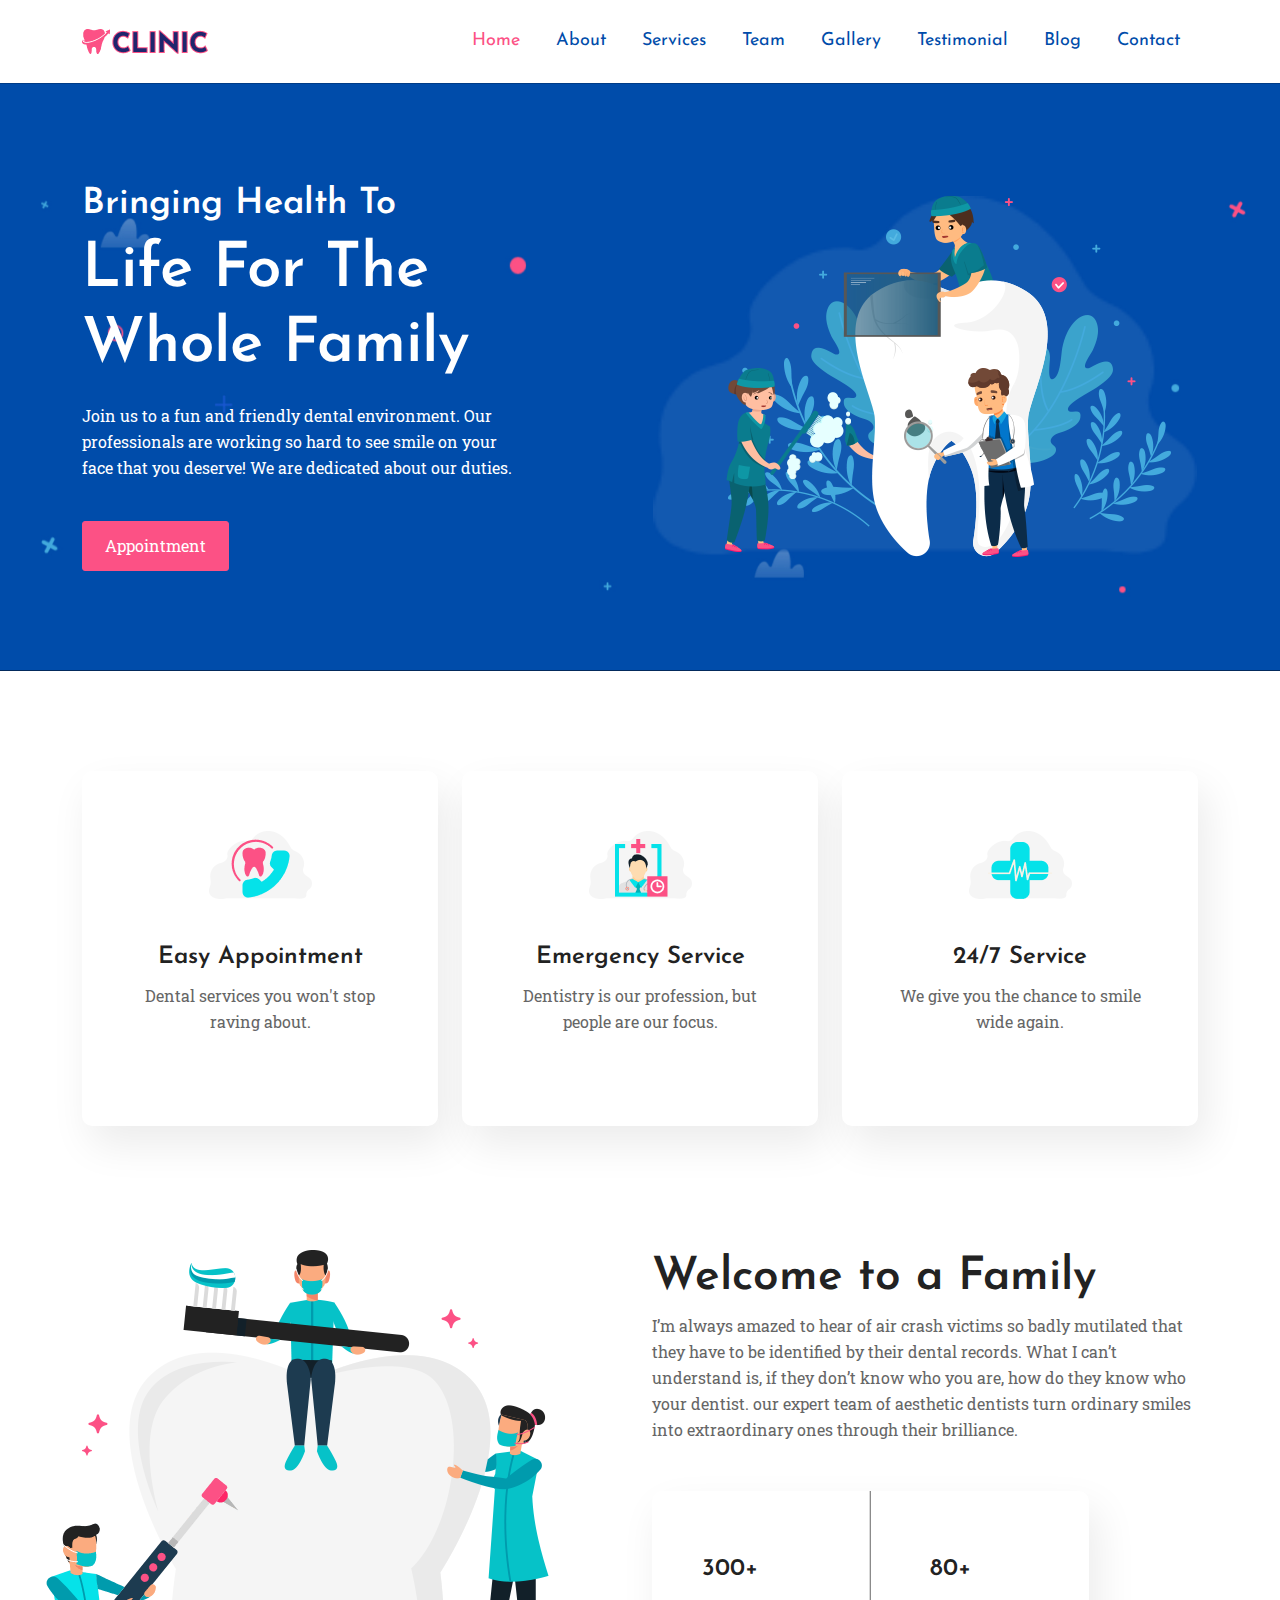
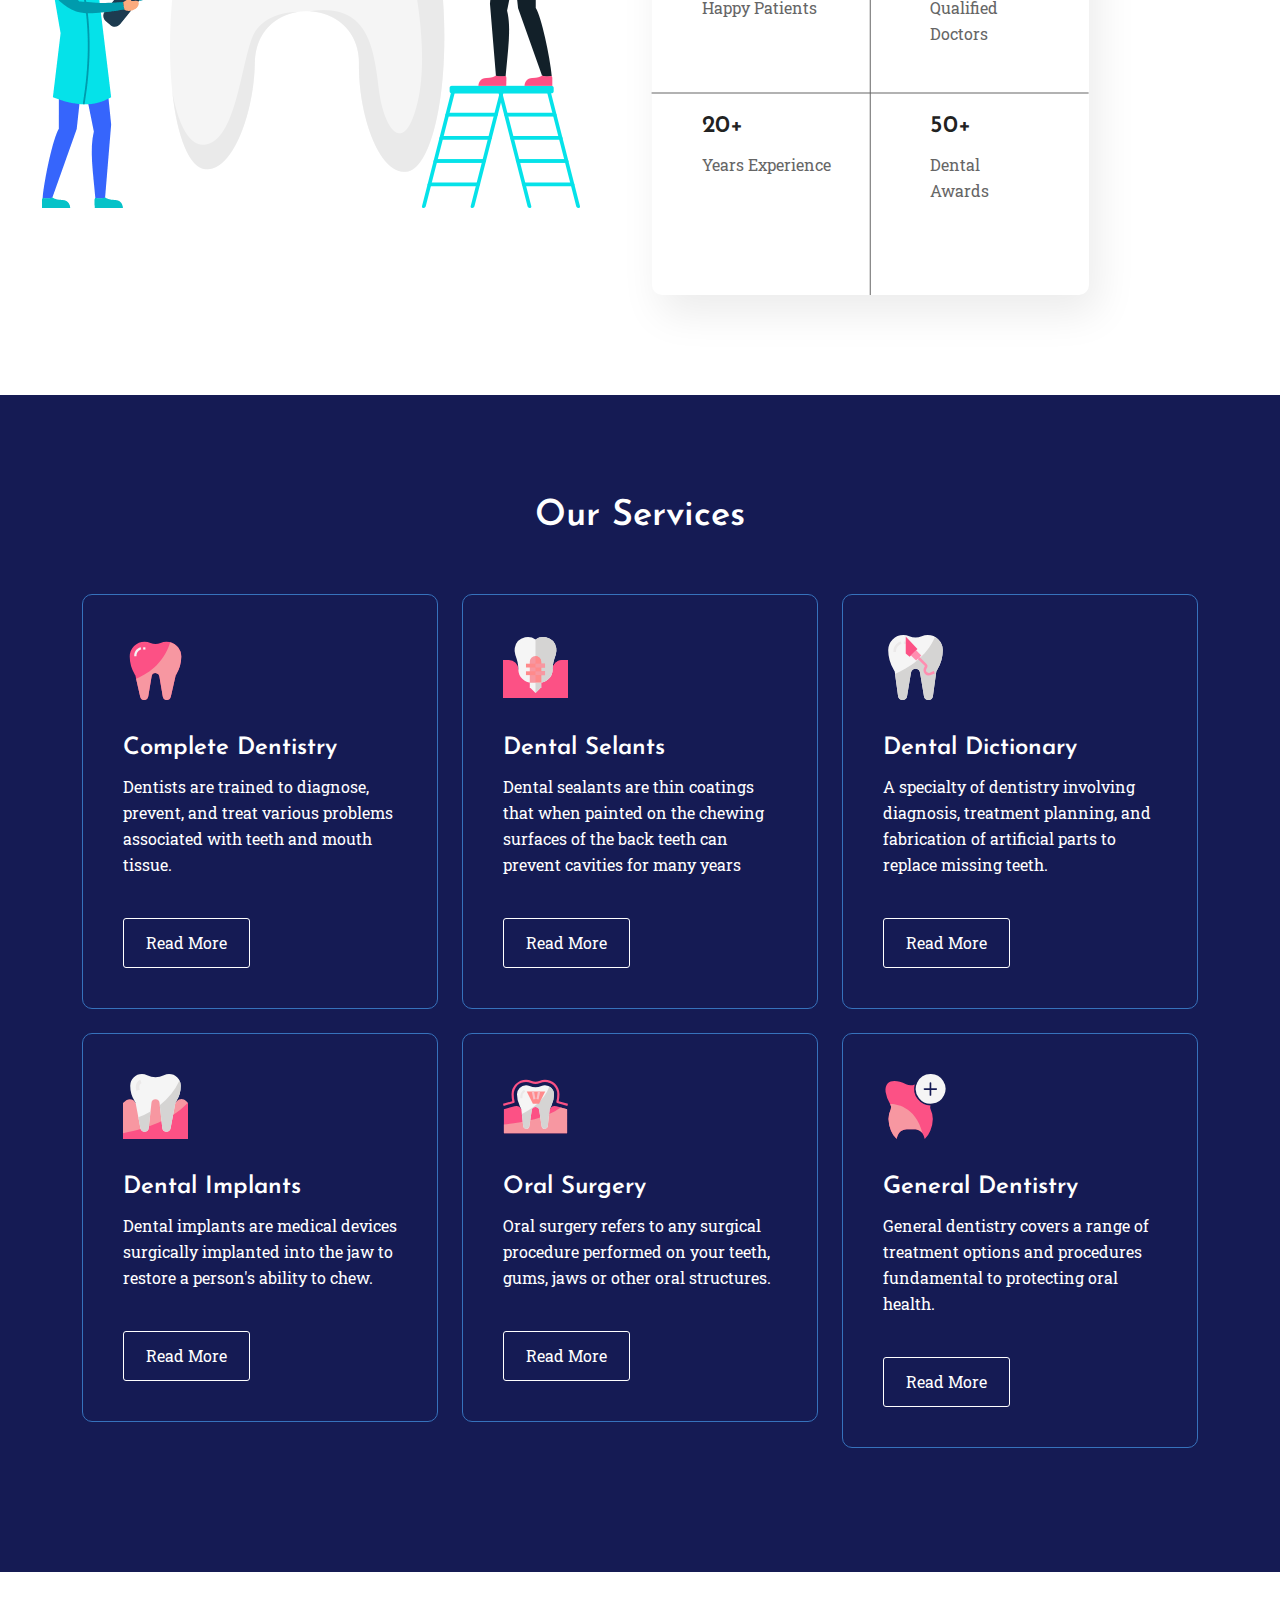
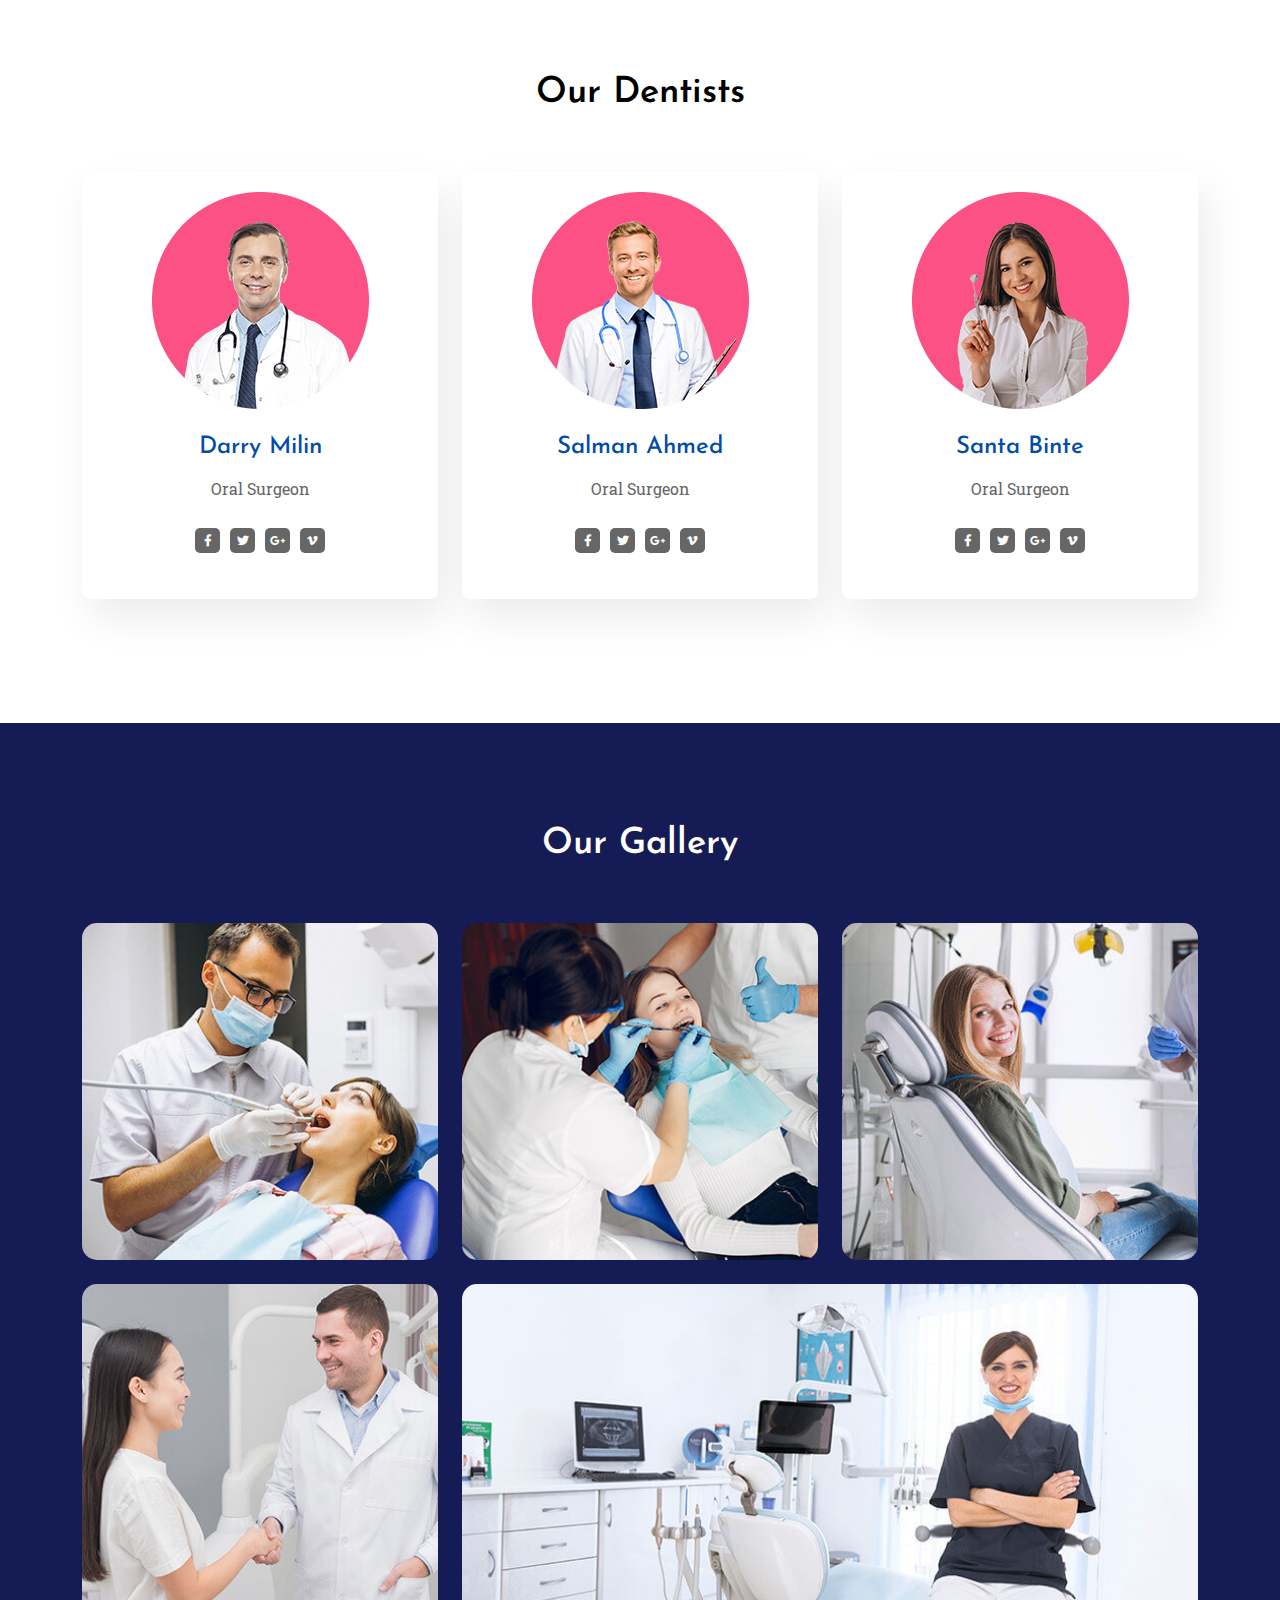
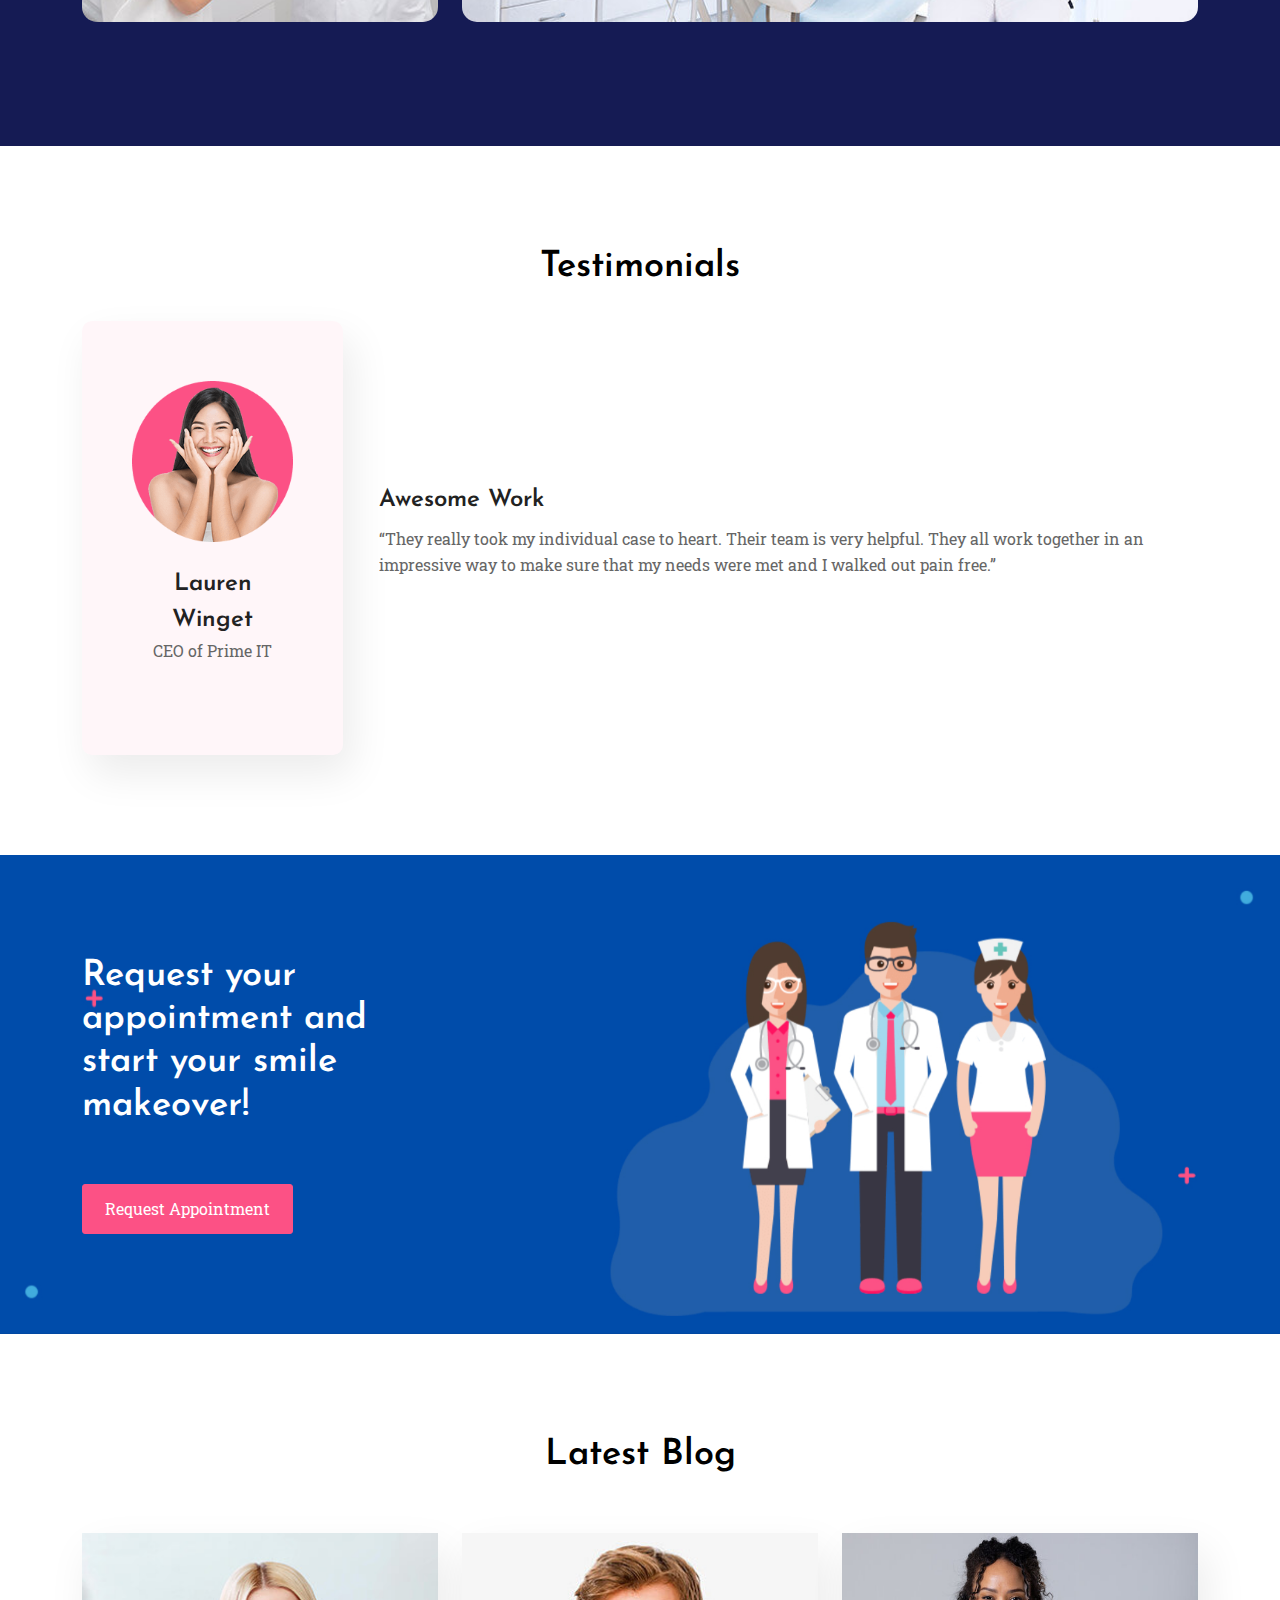
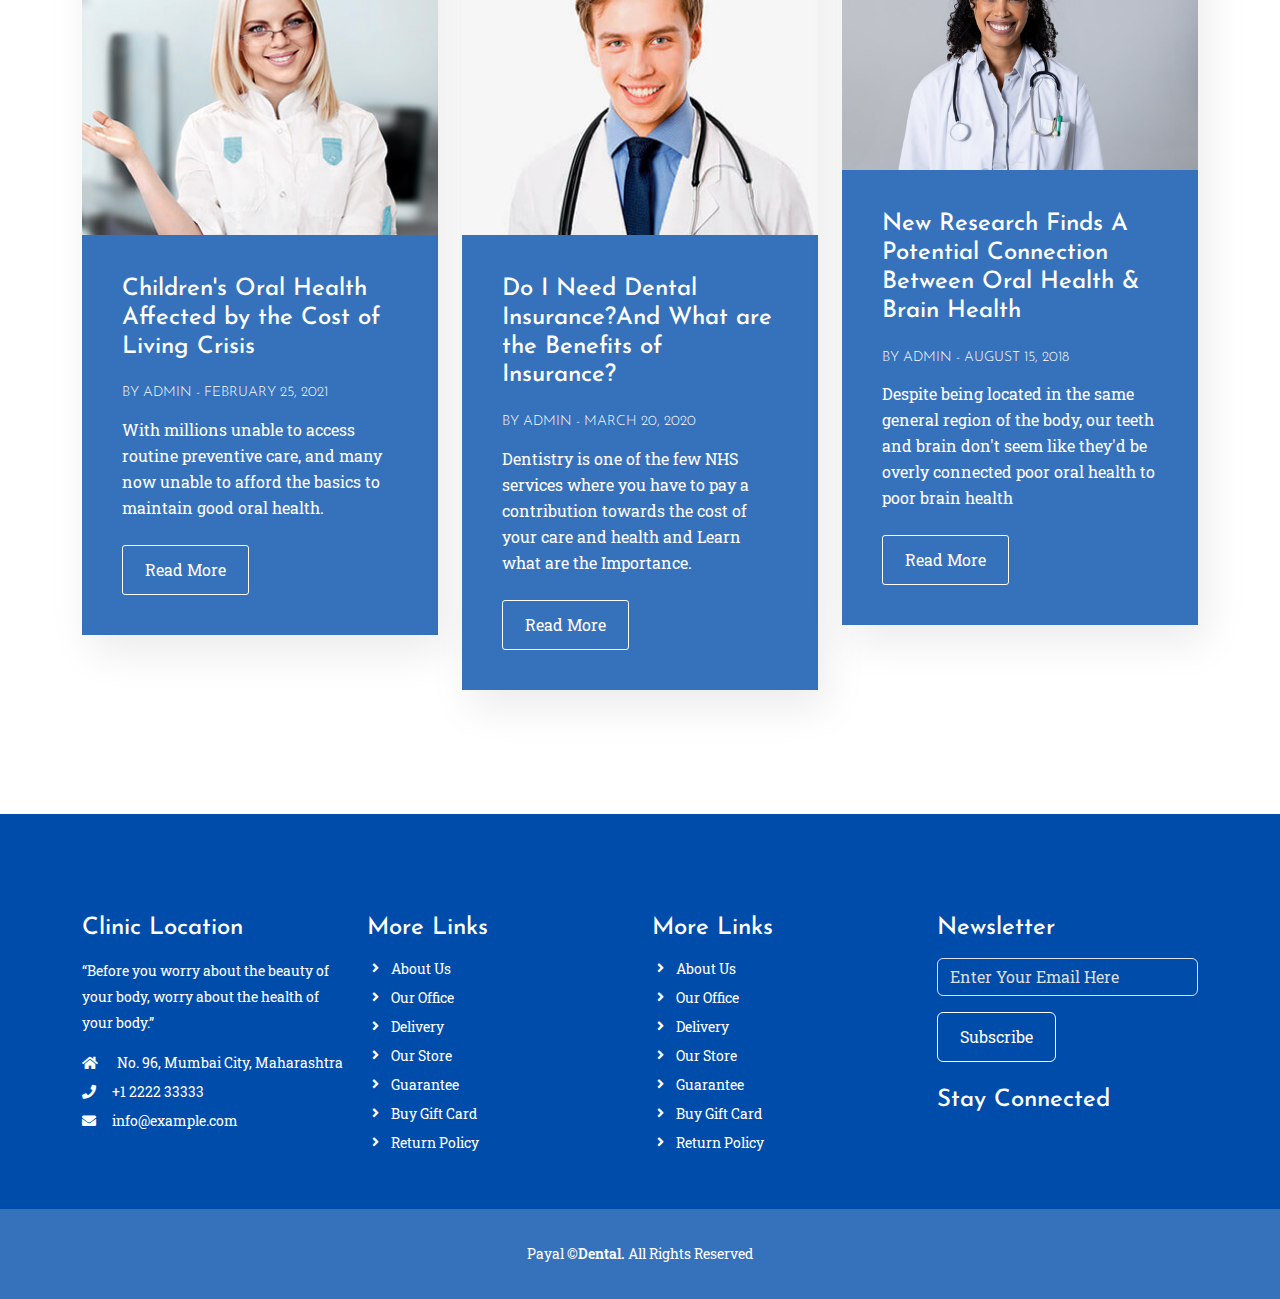
<file: index.html>
<!DOCTYPE html>
<html lang="en">

<head>
    <meta charset="UTF-8">
    <meta name="viewport" content="width=device-width, initial-scale=1.0">
    <title>Clinic</title>

    <!-- FAVICON -->
    <link rel="icon" type="image/png" href="images/favicon.png">

    <!-- Bootstrap 5 CDN Links -->
    <link rel="stylesheet" href="https://cdnjs.cloudflare.com/ajax/libs/twitter-bootstrap/5.1.0/css/bootstrap.min.css">
    <link rel="stylesheet" href="https://cdnjs.cloudflare.com/ajax/libs/font-awesome/5.15.4/css/all.min.css">

    <!-- Custom File's Link -->
    <link rel="stylesheet" href="css/style.css">
    <link rel="stylesheet" href="css/responsive-style.css">

</head>

<body data-bs-spy="scroll" data-bs-target=".navbar" data-bs-offset="100">
    
    <!-- Navbar section --> 
    <header class="header_wrapper">
        <nav class="navbar navbar-expand-lg">
            <div class="container">
              <a class="navbar-brand" href="#">
                  <img decoding="async" src="images/logo.png" class="img-fluid" >
              </a>
              <button class="navbar-toggler" type="button" data-bs-toggle="collapse" data-bs-target="#navbarNav" aria-controls="navbarNav" aria-expanded="false" aria-label="Toggle navigation">
                <!-- <span class="navbar-toggler-icon"></span> -->
                <i class="fas fa-stream navbar-toggler-icon"></i>
              </button>
              <div class="collapse navbar-collapse justify-content-end" id="navbarNav">
                <ul class="navbar-nav  menu-navbar-nav">
                  <li class="nav-item">
                    <a class="nav-link active" aria-current="page" href="#home">Home</a>
                  </li>
                  <li class="nav-item">
                    <a class="nav-link" href="#about">About</a>
                  </li>
                  <li class="nav-item">
                    <a class="nav-link" href="#services">Services</a>
                  </li>
                  <li class="nav-item">
                    <a class="nav-link" href="#team">Team</a>
                  </li>
                  <li class="nav-item">
                    <a class="nav-link" href="#gallery">Gallery</a>
                  </li>
                  <li class="nav-item">
                    <a class="nav-link" href="#testimonial">Testimonial</a>
                  </li>
                  <li class="nav-item">
                    <a class="nav-link" href="#blog">Blog</a>
                  </li>
                  <li class="nav-item mt-3 mt-lg-0">
                    <a class="nav-link" href="#contact">Contact</a>
                  </li>
                </ul>
              </div>
            </div>
          </nav>
    </header>

    <!-- Navbar section exit -->

    <!-- Banner section --> 
    <section id="home" class="home">
        <div class="banner_wrapper wrapper">
            <div class="container">
                <div class="row align-items-center">
                    <div class="col-md-6 order-md-1 order-2">
                        <h3>Bringing Health To</h3>
                        <h1>Life For The Whole Family</h1>
                        <p>Join us to a fun and friendly dental environment. Our professionals are working so hard
                            to see smile on your face that you deserve! We are dedicated about our duties.</p>
                        <a href="appointment.html" class="main-btn mt-4 fill-btn">Appointment</a>
                    </div>
                    <div class="col-md-6 order-md-2 order-1 mb-md-0 mb-5">
                        <div class="top-right-sec">
                            <div class="animate-img">
                                <img decoding="async" class="aimg1" src="./images/top-banner-img/woman-brush.png">
                                <img decoding="async" class="aimg2" src="./images/top-banner-img/doctor.png">
                            </div>
                            <img decoding="async" class="img-fluid ms-xl-5" src="./images/top-banner-img/top-right-img-1.png">
                        </div>
                    </div>
                </div>
            </div>
        </div>
        <div class="wrapper pb-0">
            <div class="container">
                <div class="row">
                    <div class="col-md-4 col-sm-6 mb-4">
                        <div class="card text-center">
                            <div class="icon-box">
                                <img decoding="async" src="./images/top-banner-img/Appointment-icon.png">
                            </div>
                            <div>
                                <h4>Easy Appointment</h4>
                                <p>Dental services you won't stop raving about.</p>
                            </div>
                        </div>
                    </div>
                    <div class="col-md-4 col-sm-6 mb-4">
                        <div class="card text-center">
                            <div class="icon-box">
                                <img decoding="async" src="./images/top-banner-img/Emergency-icon.png">
                            </div>
                            <div>
                                <h4>Emergency Service</h4>
                                <p>Dentistry is our profession, but people are our focus.</p>
                            </div>
                        </div>
                    </div>
                    <div class="col-md-4 col-sm-6 mb-4">
                        <div class="card text-center">
                            <div class="icon-box">
                                <img decoding="async" src="./images/top-banner-img/7-Service-icon.png">
                            </div>
                            <div>
                                <h4>24/7 Service</h4>
                                <p>We give you the chance to smile wide again.</p>
                            </div>
                        </div>
                    </div>
                </div>
            </div>
        </div>
    </section>

    <!-- Banner section exit -->

    <!-- About section --> 
    <section id="about" class="about_wrapper wrapper">
        <div class="container">
            <div class="row">
                <div class="col-md-6 mb-mb-0 mb-5">
                    <div class="position-relative">
                        <img decoding="async" src="./images/about/about-banner1.png" class="img-fluid">
                        <img decoding="async" src="./images/about/about-img2.png" class="about-animate">
                    </div>
                </div>
                <div class="col-md-6 text-center text-md-start">
                    <h2>Welcome to a Family</h2>
                    <p>I’m always amazed to hear of air crash victims so badly mutilated that they have to be identified by their dental records. What I can’t understand is, if they don’t know who you are, how do they know who your dentist.
                       our expert team of aesthetic dentists turn ordinary smiles into extraordinary ones through their brilliance.
                        </p>
                    <div class="mt-5 card">
                        <div class="about-clinic">
                            <h4>300+</h4>
                            <p>Happy Patients</p>
                        </div>
                        <div class="about-clinic">
                            <h4>80+</h4>
                            <p>Qualified Doctors</p>
                        </div>
                        <div class="about-clinic">
                            <h4>20+</h4>
                            <p>Years Experience</p>
                        </div>
                        <div class="about-clinic">
                            <h4>50+</h4>
                            <p>Dental Awards</p>
                        </div>
                        <span class="line-1"></span>
                        <span class="line-2"></span>
                    </div>
                </div>
            </div>
        </div>
    </section>	

    <!-- About section exit -->

    <!-- Services section --> 
    <section id="services" class="services_wrapper wrapper">
        <div class="container">
            <div class="row">
                <div class="col-sm-12 text-center mb-5">
                    <h3>Our Services</h3>
                </div>
            </div>
            <div class="row">
                <div class="col-md-4 col-sm-6 mb-4">
                    <div class="card">
                        <div class="icon-box">
                            <img decoding="async" src="./images/services/1.svg">
                        </div>
                        <div>
                            <h4>Complete Dentistry</h4>
                            <p>Dentists are trained to diagnose, prevent, and treat various problems associated with teeth and mouth tissue.</p>
                            <a href="services1.html" class="main-btn mt-4">Read More</a>
                        </div>
                    </div>
                </div>
                <div class="col-md-4 col-sm-6 mb-4">
                    <div class="card">
                        <div class="icon-box">
                            <img decoding="async" src="./images/services/2.svg">
                        </div>
                        <div>
                            <h4>Dental Selants</h4>
                            <p>Dental sealants are thin coatings that when painted on the chewing surfaces of the back teeth can prevent cavities for many years
                            </p>
                            <a href="services2.html" class="main-btn mt-4">Read More</a>
                        </div>
                    </div>
                </div>
                <div class="col-md-4 col-sm-6 mb-4">
                    <div class="card">
                        <div class="icon-box">
                            <img decoding="async" src="./images/services/3.svg">
                        </div>
                        <div>
                            <h4>Dental Dictionary</h4>
                            <p>A specialty of dentistry involving diagnosis, treatment planning, and fabrication of artificial parts to replace missing teeth.</p>
                            <a href="services3.html" class="main-btn mt-4">Read More</a>
                        </div>
                    </div>
                </div>
                <div class="col-md-4 col-sm-6 mb-4">
                    <div class="card">
                        <div class="icon-box">
                            <img decoding="async" src="./images/services/4.svg">
                        </div>
                        <div>
                            <h4>Dental Implants</h4>
                            <p>Dental implants are medical devices surgically implanted into the jaw to restore a person's ability to chew.</p>
                            <a href="services4.html" class="main-btn mt-4">Read More</a>
                        </div>
                    </div>
                </div>
                <div class="col-md-4 col-sm-6 mb-4">
                    <div class="card">
                        <div class="icon-box">
                            <img decoding="async" src="./images/services/5.svg">
                        </div>
                        <div>
                            <h4>Oral Surgery</h4>
                            <p>Oral surgery refers to any surgical procedure performed on your teeth, gums, jaws or other oral structures.</p>
                            <a href="services5.html" class="main-btn mt-4">Read More</a>
                        </div>
                    </div>
                </div>
                <div class="col-md-4 col-sm-6 mb-4">
                    <div class="card">
                        <div class="icon-box">
                            <img decoding="async" src="./images/services/6.svg">
                        </div>
                        <div>
                            <h4>General Dentistry</h4>
                            <p>General dentistry covers a range of treatment options and procedures fundamental to protecting oral health.</p>
                            <a href="services6.html" class="main-btn mt-4">Read More</a>
                        </div>
                    </div>
                </div>
            </div>
        </div>
    </section>

    <!-- Services section Exit -->

    <!-- Team section --> 
    <section id="team" class="team_wrapper wrapper">
        <div class="container">
            <div class="row">
                <div class="col-sm-12 text-center mb-5">
                    <h3 class="text-black">Our Dentists</h3>
                </div>
            </div>
            <div class="row">
                <div class="col-md-4 col-sm-6 mb-4">
                    <div class="card rounded-3">
                        <div class="team-img">
                            <img decoding="async" src="./images/team/team1.png" class="img-fluid">
                        </div>
                        <div class="team-info pt-4 text-center">
                            <h5>Darry Milin</h5>
                            <p>Oral Surgeon</p>
                            <ul class="social-network">
                                <li><a href="https://www.facebook.com/"><i class="fab fa-facebook-f"></i></a></li>
                                <li><a href="https://twitter.com/"><i class="fab fa-twitter"></i></a></li>
                                <li><a href="https://www.google.com/"><i class="fab fa-google-plus-g"></i></a></li>
                                <li><a href="https://vimeo.com/"><i class="fab fa-vimeo-v"></i></a></li>
                            </ul>
                        </div>

                    </div>
                </div>
                <div class="col-md-4 col-sm-6 mb-4">
                    <div class="card rounded-3">
                        <div class="team-img">
                            <img decoding="async" src="./images/team/team2.png" class="img-fluid">
                        </div>
                        <div class="team-info pt-4 text-center">
                            <h5>Salman Ahmed</h5>
                            <p>Oral Surgeon</p>
                            <ul class="social-network">
                                <li><a href="https://www.facebook.com/"><i class="fab fa-facebook-f"></i></a></li>
                                <li><a href="https://twitter.com/"><i class="fab fa-twitter"></i></a></li>
                                <li><a href="https://www.google.com/"><i class="fab fa-google-plus-g"></i></a></li>
                                <li><a href="https://vimeo.com/"><i class="fab fa-vimeo-v"></i></a></li>
                            </ul>
                        </div>

                    </div>
                </div>
                <div class="col-md-4 col-sm-6 mb-4">
                    <div class="card rounded-3">
                        <div class="team-img">
                            <img decoding="async" src="./images/team/team3.png" class="img-fluid">
                        </div>
                        <div class="team-info pt-4 text-center">
                            <h5>Santa Binte</h5>
                            <p>Oral Surgeon</p>
                            <ul class="social-network">
                                <li><a href="https://www.facebook.com/"><i class="fab fa-facebook-f"></i></a></li>
                                <li><a href="https://twitter.com/"><i class="fab fa-twitter"></i></a></li>
                                <li><a href="https://www.google.com/"><i class="fab fa-google-plus-g"></i></a></li>
                                <li><a href="https://vimeo.com/"><i class="fab fa-vimeo-v"></i></a></li>
                            </ul>
                        </div>

                    </div>
                </div>
            </div>
        </div>
    </section>

    <!-- Team Section Exit  -->

    <!-- Gallery section --> 
    <section id="gallery" class="gallery_wrapper wrapper">
        <div class="container">
            <div class="row">
                <div class="col-sm-12 text-center mb-5">
                    <h3>Our Gallery</h3>
                </div>
            </div>
            <div class="row">
                <div class="col-md-4 col-sm-6 mb-4">
                    <img decoding="async" src="./images/gallery/1.jpg" class="w-100 h-100">
                </div>
                <div class="col-md-4 col-sm-6 mb-4">
                    <img decoding="async" src="./images/gallery/2.jpg" class="w-100 h-100">
                </div>
                <div class="col-md-4 col-sm-6 mb-4">
                    <img decoding="async" src="./images/gallery/3.jpg" class="w-100 h-100">
                </div>
                <div class="col-md-4 col-sm-6 mb-4">
                    <img decoding="async" src="./images/gallery/5.jpg" class="w-100 h-100">
                </div>
                <div class="col-md-8 col-sm-6 mb-4">
                    <img decoding="async" src="./images/gallery/4.jpg" class="w-100 h-100">
                </div>
            </div>
        </div>
    </section>

    <!-- Gallery Section Exit -->

    <!-- Testimonial section --> 
    <section id="testimonial" class="testimonial_wrapper wrapper">
        <div class="container">
            <div class="row">
                <div class="col-sm-12 text-center mb-4">
                    <h3 class="text-black">Testimonials</h3>
                </div>
            </div>
            <div class="row align-items-center">
                <div class="col-xl-3 col-md-4 col-sm-6">
                    <div class="card text-center">
                        <img decoding="async" src="./images/testimonial/client1.png" class="img-fluid">
                        <h4 class="pt-4 mb-0">Lauren Winget</h4>
                        <p>CEO of Prime IT</p> 
                    </div>
                </div>
                <div class="col-xl-9 col-md-8 col-sm-6 ps-md-4 pt-sm-0 pt-4">
                    <h4>Awesome Work</h4>
                    <p>“They really took my individual case to heart. Their team is very helpful. They all work
                        together in an impressive way to make sure that my needs were met and I walked out pain
                        free.”</p>
                </div>
            </div>
        </div>
    </section> 
    <!-- Testimonial Section Exit -->

    <!--Appointment section --> 
    <section class="appointment_wrapper wrapper">
        <div class="container">
            <div class="row">
                <div class="col-lg-4 col-md-6 col-sm-8 col-10">
                    <h3>Request your appointment and start your smile makeover!</h3>
                    <a href="#" class="mt-5 main-btn fill-btn">Request Appointment</a>
                </div>
            </div>
        </div>
    </section>

    <!-- Appointment section Exit -->

    <!-- Blog section --> 
    <section id="blog" class="blog_wrapper wrapper">
        <div class="container">
            <div class="row">
                <div class="col-sm-12 text-center mb-5">
                    <h3 class="text-black">Latest Blog</h3>
                </div>
            </div>
            <div class="row">
                <div class="col-md-4 col-sm-6 mb-4">
                    <div class="card p-0 border-0 rounded-0">
                        <img decoding="async" src="./images/blog/1.jpg">
                        <div class="blog-content">
                            <h5 class="text-white mb-4">Children's Oral Health Affected by the Cost of Living Crisis</h5>
                            <h6 class="text-white">By Admin - February 25, 2021</h6>
                            <p class="mt-2 text-white">With millions unable to access routine preventive care, and many now unable to afford the basics to maintain good oral health.
                            </p>
                            <a href="blog1.html" class="main-btn mt-2">Read More</a>

                        </div>
                    </div>
                </div>
                <div class="col-md-4 col-sm-6 mb-4">
                    <div class="card p-0 border-0 rounded-0">
                        <img decoding="async" src="./images/blog/2.jpg">
                        <div class="blog-content">
                            <h5 class="text-white mb-4">Do I Need Dental Insurance?And What are the Benefits of Insurance?</h5>
                            <h6 class="text-white">By Admin - March 20, 2020</h6>
                            <p class="mt-2 text-white">
                                Dentistry is one of the few NHS services where you have to pay a contribution towards the cost of your care and health and Learn what are the Importance.
                            </p>
                            <a href="blog2.html" class="main-btn mt-2">Read More</a>

                        </div>
                    </div>
                </div>
                <div class="col-md-4 col-sm-6 mb-4">
                    <div class="card p-0 border-0 rounded-0">
                        <img decoding="async" src="./images/blog/4.jpg">
                        <div class="blog-content">
                            <h5 class="text-white mb-4">New Research Finds A Potential Connection Between Oral Health & Brain Health
                            </h5>
                            <h6 class="text-white">By Admin - August 15, 2018</h6>
                            <p class="mt-2 text-white">Despite being located in the same general region of the body, our teeth and brain don't seem like they'd be overly connected poor oral health to poor brain health
                            </p>
                            <a href="blog3.html" class="main-btn mt-2">Read More</a>

                        </div>
                    </div>
                </div>
            </div>
        </div>
    </section>

    <!-- Blog Section Exit  -->

    <!-- Footer section --> 
    <section id="contact" class="footer_wrapper wrapper">
        <div class="container pb-3">
            <div class="row">
                <div class="col-lg-3 col-md-6 mb-4">
                    <h5>Clinic Location</h5>
                    <p class="ps-0">“Before you worry about the beauty of your body, worry about the health of your body.”</p>
                    <div class="contact-info">
                        <ul class="list-unstyled p-0">
                            <li><a href="#"><i class="fa fa-home me-3"></i> No. 96, Mumbai City, Maharashtra</a></li>
                            <li><a href="#"><i class="fa fa-phone me-3"></i>+1 2222 33333</a></li>
                            <li><a href="#"><i class="fa fa-envelope me-3"></i>info@example.com</a></li>
                        </ul>
                    </div>
                </div>
                <div class="col-lg-3 col-md-6 mb-4">
                    <h5>More Links</h5>
                    <ul class="link-widget p-0">
                        <li><a href="#">About Us</a></li>
                        <li><a href="#">Our Office</a></li>
                        <li><a href="#">Delivery</a></li>
                        <li><a href="#">Our Store</a></li>
                        <li><a href="#">Guarantee</a></li>
                        <li><a href="#">Buy Gift Card</a></li>
                        <li><a href="#">Return Policy</a></li>
                    </ul>
                </div>
                <div class="col-lg-3 col-md-6 mb-4">
                    <h5>More Links</h5>
                    <ul class="link-widget p-0">
                        <li><a href="#">About Us</a></li>
                        <li><a href="#">Our Office</a></li>
                        <li><a href="#">Delivery</a></li>
                        <li><a href="#">Our Store</a></li>
                        <li><a href="#">Guarantee</a></li>
                        <li><a href="#">Buy Gift Card</a></li>
                        <li><a href="#">Return Policy</a></li>
                    </ul>
                </div>

                <div class="col-lg-3 col-md-6 mb-4">
                    <h5>Newsletter</h5>
                    <div class="form-group mb-4">
                        <input type="email" class="form-control bg-transparent" placeholder="Enter Your Email Here">
                        <button type="submit" class="main-btn rounded-2 mt-3 border-white text-white">Subscribe</button>
                    </div>
                    <h5>Stay Connected</h5>
                        </div>
            </div>
        </div>
        <div class="container-fluid copyright-section">
            <p class="p-0">Payal <a href="#">©Dental.</a> All Rights Reserved</p>
        </div>
    </section>

    <!-- Footer section exit -->

    <!-- Bootstrap 5 JS CDN Links -->
    <script src="https://cdnjs.cloudflare.com/ajax/libs/popper.js/2.9.2/umd/popper.min.js"></script>
    <script src="https://cdnjs.cloudflare.com/ajax/libs/twitter-bootstrap/5.1.0/js/bootstrap.min.js"></script>

    <!-- Custom Js Link -->
    <script src="js/main.js"></script>
</body>

</html>
</file>
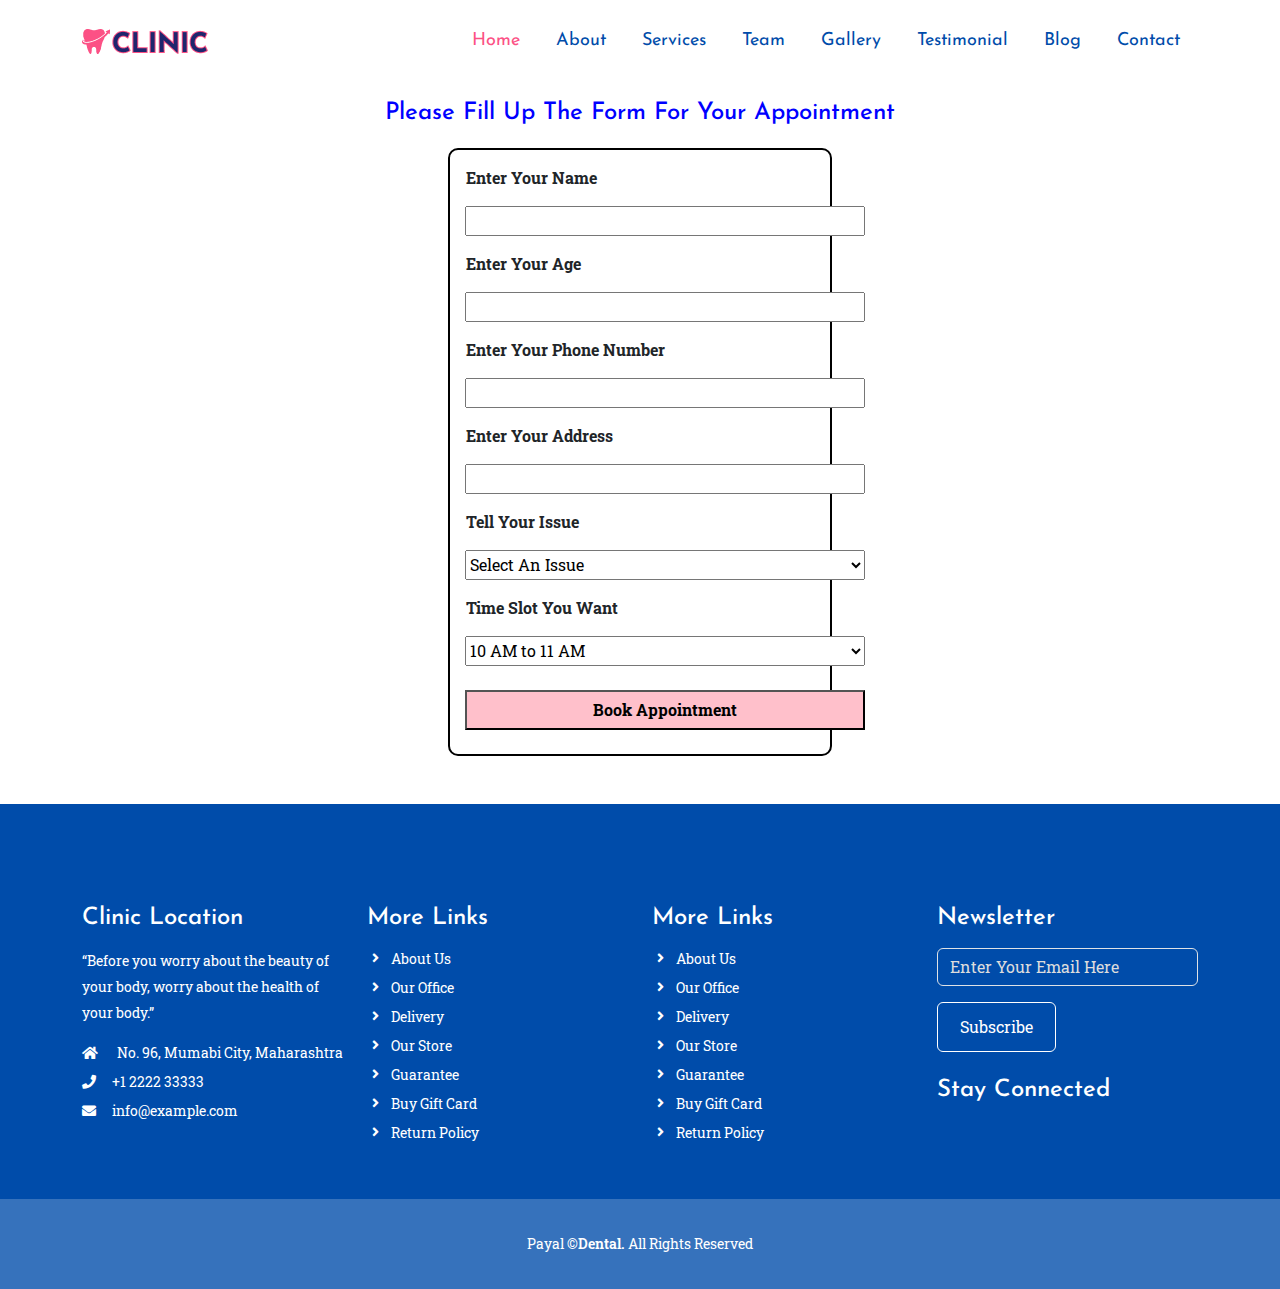
<file: appointment.html>
<!DOCTYPE html>
<html lang="en">

<head>
    <meta charset="UTF-8">
    <meta name="viewport" content="width=device-width, initial-scale=1.0">
    <title>Clinic</title>

    <!-- FAVICON -->
    <link rel="icon" type="image/png" href="images/favicon.png">

    <!-- Bootstrap 5 CDN Links -->
    <link rel="stylesheet" href="https://cdnjs.cloudflare.com/ajax/libs/twitter-bootstrap/5.1.0/css/bootstrap.min.css">
    <link rel="stylesheet" href="https://cdnjs.cloudflare.com/ajax/libs/font-awesome/5.15.4/css/all.min.css">

    <!-- Custom File's Link -->
    <link rel="stylesheet" href="css/style.css">
    <link rel="stylesheet" href="css/responsive-style.css">

</head>

<body data-bs-spy="scroll" data-bs-target=".navbar" data-bs-offset="100">
    
    <!-- Navbar section --> 
    <header class="header_wrapper">
        <nav class="navbar navbar-expand-lg">
            <div class="container">
              <a class="navbar-brand" href="#">
                  <img decoding="async" src="images/logo.png" class="img-fluid" >
              </a>
              <button class="navbar-toggler" type="button" data-bs-toggle="collapse" data-bs-target="#navbarNav" aria-controls="navbarNav" aria-expanded="false" aria-label="Toggle navigation">
                <!-- <span class="navbar-toggler-icon"></span> -->
                <i class="fas fa-stream navbar-toggler-icon"></i>
              </button>
              <div class="collapse navbar-collapse justify-content-end" id="navbarNav">
                <ul class="navbar-nav  menu-navbar-nav">
                  <li class="nav-item">
                    <a class="nav-link active" aria-current="page" href="#home">Home</a>
                  </li>
                  <li class="nav-item">
                    <a class="nav-link" href="#about">About</a>
                  </li>
                  <li class="nav-item">
                    <a class="nav-link" href="#services">Services</a>
                  </li>
                  <li class="nav-item">
                    <a class="nav-link" href="#team">Team</a>
                  </li>
                  <li class="nav-item">
                    <a class="nav-link" href="#gallery">Gallery</a>
                  </li>
                  <li class="nav-item">
                    <a class="nav-link" href="#testimonial">Testimonial</a>
                  </li>
                  <li class="nav-item">
                    <a class="nav-link" href="#blog">Blog</a>
                  </li>
                  <li class="nav-item mt-3 mt-lg-0">
                    <a class="nav-link" href="#contact">Contact</a>
                  </li>
                </ul>
              </div>
            </div>
          </nav>
    </header>
        <h5 class="text-center mt-3" style="color:blue">Please Fill Up The Form For Your Appointment</h5>
        <form>
            <fieldset style="border:2px solid black;width:30%;margin-left:35%;margin-top:20px;border-radius:10px;">
                <label  class="p-3"><b>Enter Your Name</b></label><br>
                <input type="text" name="name"style= "width:400px;height:30px;margin-left:4%;" required><br>

                <label  class="p-3"><b>Enter Your Age</b></label><br>
                <input type="number" name="age" style= "width:400px;height:30px;margin-left:4%;" required><br>

                <label  class="p-3"><b>Enter Your Phone Number</b></label><br>
                <input type="number" name="Phnno"style= "width:400px;height:30px;margin-left:4%;" required><br>

                <label  class="p-3"><b>Enter Your Address</b></label><br>
                <input type="address" name="address" style= "width:400px;height:30px;margin-left:4%;" required><br>

                <label  class="p-3"><b>Tell Your Issue</b></label><br>
                <select style= "width:400px;height:30px;margin-left:4%;" required> 
                    <option>Select An Issue</option>
                    <option>Root Infection</option>
                    <option>Gum Disease</option>
                    <option>Broken Teeth</option>
                    <option>Enamel Erosion</option>

                </select>
                <br>

                <label  class="p-3"  required><b>Time Slot You Want</b></label><br>
                <select style= "width:400px;height:30px;margin-left:4%;"> 
                    <option>10 AM to 11 AM</option>
                    <option>12 PM to 02 PM</option>
                    <option>03 PM to 04 PM</option>
                    <option>05 PM to 06 PM</option>
                </select>
                <br>
                <br>
                <button value="Book Appointment" style="width:400px;height:40px;margin-left:4%;
                background:pink"><a href="success.html" style="color:black;text-decoration:none;"><b>Book Appointment</b></a></button>
                <br><br>
            </fieldset>
        </form>
        <br><br>
        <!-- Footer section --> 
        <section id="contact" class="footer_wrapper wrapper">
            <div class="container pb-3">
                <div class="row">
                    <div class="col-lg-3 col-md-6 mb-4">
                        <h5>Clinic Location</h5>
                        <p class="ps-0">“Before you worry about the beauty of your body, worry about the health of your body.”</p>
                        <div class="contact-info">
                            <ul class="list-unstyled p-0">
                                <li><a href="#"><i class="fa fa-home me-3"></i> No. 96, Mumabi City, Maharashtra</a></li>
                                <li><a href="#"><i class="fa fa-phone me-3"></i>+1 2222 33333</a></li>
                                <li><a href="#"><i class="fa fa-envelope me-3"></i>info@example.com</a></li>
                            </ul>
                        </div>
                    </div>
                    <div class="col-lg-3 col-md-6 mb-4">
                        <h5>More Links</h5>
                        <ul class="link-widget p-0">
                            <li><a href="#">About Us</a></li>
                            <li><a href="#">Our Office</a></li>
                            <li><a href="#">Delivery</a></li>
                            <li><a href="#">Our Store</a></li>
                            <li><a href="#">Guarantee</a></li>
                            <li><a href="#">Buy Gift Card</a></li>
                            <li><a href="#">Return Policy</a></li>
                        </ul>
                    </div>
                    <div class="col-lg-3 col-md-6 mb-4">
                        <h5>More Links</h5>
                        <ul class="link-widget p-0">
                            <li><a href="#">About Us</a></li>
                            <li><a href="#">Our Office</a></li>
                            <li><a href="#">Delivery</a></li>
                            <li><a href="#">Our Store</a></li>
                            <li><a href="#">Guarantee</a></li>
                            <li><a href="#">Buy Gift Card</a></li>
                            <li><a href="#">Return Policy</a></li>
                        </ul>
                    </div>
    
                    <div class="col-lg-3 col-md-6 mb-4">
                        <h5>Newsletter</h5>
                        <div class="form-group mb-4">
                            <input type="email" class="form-control bg-transparent" placeholder="Enter Your Email Here">
                            <button type="submit" class="main-btn rounded-2 mt-3 border-white text-white">Subscribe</button>
                        </div>
                        <h5>Stay Connected</h5>
                          </div>
                </div>
            </div>
            <div class="container-fluid copyright-section">
                <p class="p-0">Payal <a href="#">©Dental.</a> All Rights Reserved</p>
            </div>
        </section>
    
        <!-- Footer section exit -->
            <!-- Bootstrap 5 JS CDN Links -->
    <script src="https://cdnjs.cloudflare.com/ajax/libs/popper.js/2.9.2/umd/popper.min.js"></script>
    <script src="https://cdnjs.cloudflare.com/ajax/libs/twitter-bootstrap/5.1.0/js/bootstrap.min.js"></script>

    <!-- Custom Js Link -->
    <script src="js/main.js"></script>
</body>

</html>
</file>
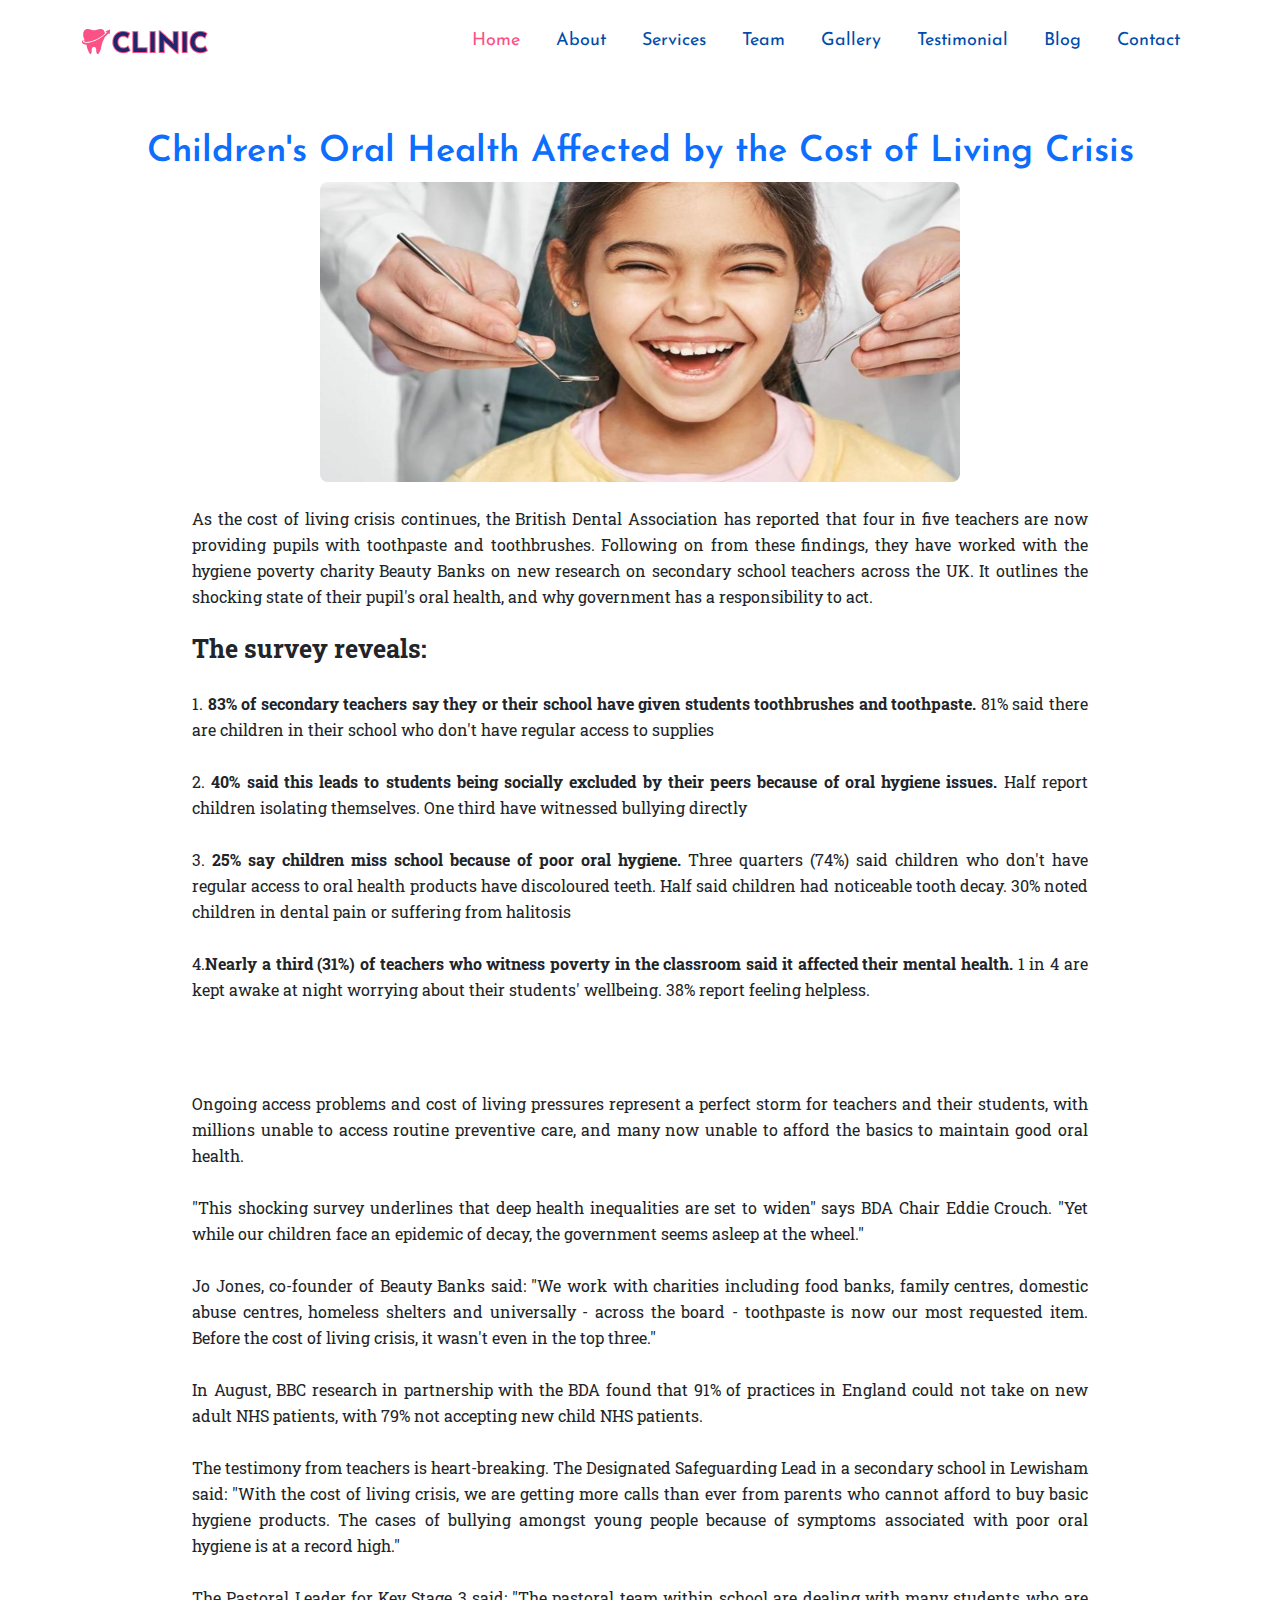
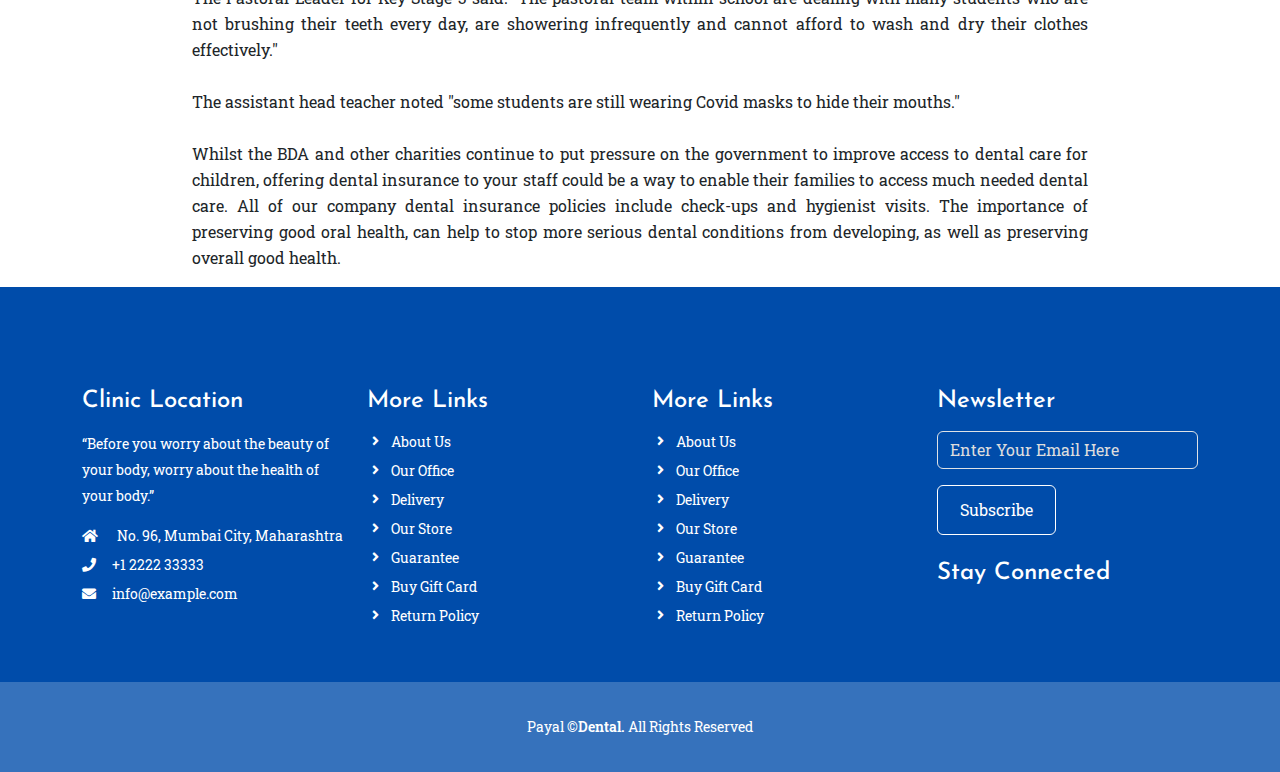
<file: blog1.html>
<!DOCTYPE html>
<html lang="en">
<head>
    <meta charset="UTF-8">
    <meta name="viewport" content="width=device-width, initial-scale=1.0">
    <title>Blog 1</title>

    <!-- FAVICON -->
    <link rel="icon" type="image/png" href="images/favicon.png">

    <!-- Bootstrap 5 CDN Links -->
    <link rel="stylesheet" href="https://cdnjs.cloudflare.com/ajax/libs/twitter-bootstrap/5.1.0/css/bootstrap.min.css">
    <link rel="stylesheet" href="https://cdnjs.cloudflare.com/ajax/libs/font-awesome/5.15.4/css/all.min.css">


    <link rel="stylesheet" href="css/style.css">
    <link rel="stylesheet" href="css/responsive-style.css">

    <body data-bs-spy="scroll" data-bs-target=".navbar" data-bs-offset="100">
    
        <!-- Navbar section --> 
        <header class="header_wrapper">
            <nav class="navbar navbar-expand-lg">
                <div class="container">
                  <a class="navbar-brand" href="#">
                      <img decoding="async" src="images/logo.png" class="img-fluid" >
                  </a>
                  <button class="navbar-toggler" type="button" data-bs-toggle="collapse" data-bs-target="#navbarNav" aria-controls="navbarNav" aria-expanded="false" aria-label="Toggle navigation">
                    <!-- <span class="navbar-toggler-icon"></span> -->
                    <i class="fas fa-stream navbar-toggler-icon"></i>
                  </button>
                  <div class="collapse navbar-collapse justify-content-end" id="navbarNav">
                    <ul class="navbar-nav  menu-navbar-nav">
                      <li class="nav-item">
                        <a class="nav-link active" aria-current="page" href="#home">Home</a>
                      </li>
                      <li class="nav-item">
                        <a class="nav-link" href="#about">About</a>
                      </li>
                      <li class="nav-item">
                        <a class="nav-link" href="#services">Services</a>
                      </li>
                      <li class="nav-item">
                        <a class="nav-link" href="#team">Team</a>
                      </li>
                      <li class="nav-item">
                        <a class="nav-link" href="#gallery">Gallery</a>
                      </li>
                      <li class="nav-item">
                        <a class="nav-link" href="#testimonial">Testimonial</a>
                      </li>
                      <li class="nav-item">
                        <a class="nav-link" href="#blog">Blog</a>
                      </li>
                      <li class="nav-item mt-3 mt-lg-0">
                        <a class="nav-link" href="#contact">Contact</a>
                      </li>
                    </ul>
                  </div>
                </div>
              </nav>
        </header>
    
        <!-- Navbar section exit -->
        <h3 class="text-center text-primary mt-5">Children's Oral Health Affected by the Cost of Living Crisis</h3>
        <img src="images/blog/blog1pic.webp" height="300px" width="50%" class="rounded-3 mx-auto d-block"/>

        <p class="text-justify text-dark mt-4" style="margin-left:15%;margin-right:15%;text-align:justify;" >As the cost of living crisis continues, the British Dental Association has reported that four in five teachers are now providing pupils with toothpaste and toothbrushes.
          Following on from these findings, they have worked with the hygiene poverty charity Beauty Banks on new research on secondary school teachers across the UK. It outlines the shocking state of their pupil's oral health, and why government has a responsibility to act. 
          <br><br>
          <b style="font-size: 25px;">The survey reveals:</b>
          <br><br>
          1. <b>83% of secondary teachers say they or their school have given students toothbrushes and toothpaste.</b> 81% said there are children in their school who don't have regular access to supplies
          <br><br>
          2. <b>40% said this leads to students being socially excluded by their peers because of oral hygiene issues.</b> Half report children isolating themselves. One third have witnessed bullying directly
          <br><br>
          3. <b>25% say children miss school because of poor oral hygiene.</b> Three quarters (74%) said children who don't have regular access to oral health products have discoloured teeth. Half said children had noticeable tooth decay. 30% noted children in dental pain or suffering from halitosis
          <br><br>
          4.<b>Nearly a third (31%) of teachers who witness poverty in the classroom said it affected their mental health.</b> 1 in 4 are kept awake at night worrying about their students' wellbeing. 38% report feeling helpless. 
          </p>
          <br><br>
          <p class="text-justify text-dark mt-4" style="margin-left:15%;margin-right:15%;text-align:justify">Ongoing access problems and cost of living pressures represent a perfect storm for teachers and their students, with millions unable to access routine preventive care, and many now unable to afford the basics to maintain good oral health. <br><br>
            "This shocking survey underlines that deep health inequalities are set to widen" says BDA Chair Eddie Crouch. "Yet while our children face an epidemic of decay, the government seems asleep at the wheel." <br><br>
            Jo Jones, co-founder of Beauty Banks said: "We work with charities including food banks, family centres, domestic abuse centres, homeless shelters and universally - across the board - toothpaste is now our most requested item. Before the cost of living crisis, it wasn't even in the top three." <br><br>
            In August, BBC research in partnership with the BDA found that 91% of practices in England could not take on new adult NHS patients, with 79% not accepting new child NHS patients. <br><br>
            The testimony from teachers is heart-breaking. The Designated Safeguarding Lead in a secondary school in Lewisham said: "With the cost of living crisis, we are getting more calls than ever from parents who cannot afford to buy basic hygiene products. The cases of bullying amongst young people because of symptoms associated with poor oral hygiene is at a record high." <br><br>
            The Pastoral Leader for Key Stage 3 said: "The pastoral team within school are dealing with many students who are not brushing their teeth every day, are showering infrequently and cannot afford to wash and dry their clothes effectively." <br><br>
            The assistant head teacher noted "some students are still wearing Covid masks to hide their mouths."<br><br>
            Whilst the BDA and other charities continue to put pressure on the government to improve access to dental care for children, offering dental insurance to your staff could be a way to enable their families to access much needed dental care.  All of our company dental insurance policies include check-ups and hygienist visits.  The importance of preserving good oral health, can help to stop more serious dental conditions from developing, as well as preserving overall good health.
            
            </p>

        
            <!-- Footer section --> 
    <section id="contact" class="footer_wrapper wrapper">
      <div class="container pb-3">
          <div class="row">
              <div class="col-lg-3 col-md-6 mb-4">
                  <h5>Clinic Location</h5>
                  <p class="ps-0">“Before you worry about the beauty of your body, worry about the health of your body.”</p>
                  <div class="contact-info">
                      <ul class="list-unstyled p-0">
                          <li><a href="#"><i class="fa fa-home me-3"></i> No. 96, Mumbai City, Maharashtra</a></li>
                          <li><a href="#"><i class="fa fa-phone me-3"></i>+1 2222 33333</a></li>
                          <li><a href="#"><i class="fa fa-envelope me-3"></i>info@example.com</a></li>
                      </ul>
                  </div>
              </div>
              <div class="col-lg-3 col-md-6 mb-4">
                  <h5>More Links</h5>
                  <ul class="link-widget p-0">
                      <li><a href="#">About Us</a></li>
                      <li><a href="#">Our Office</a></li>
                      <li><a href="#">Delivery</a></li>
                      <li><a href="#">Our Store</a></li>
                      <li><a href="#">Guarantee</a></li>
                      <li><a href="#">Buy Gift Card</a></li>
                      <li><a href="#">Return Policy</a></li>
                  </ul>
              </div>
              <div class="col-lg-3 col-md-6 mb-4">
                  <h5>More Links</h5>
                  <ul class="link-widget p-0">
                      <li><a href="#">About Us</a></li>
                      <li><a href="#">Our Office</a></li>
                      <li><a href="#">Delivery</a></li>
                      <li><a href="#">Our Store</a></li>
                      <li><a href="#">Guarantee</a></li>
                      <li><a href="#">Buy Gift Card</a></li>
                      <li><a href="#">Return Policy</a></li>
                  </ul>
              </div>

              <div class="col-lg-3 col-md-6 mb-4">
                  <h5>Newsletter</h5>
                  <div class="form-group mb-4">
                      <input type="email" class="form-control bg-transparent" placeholder="Enter Your Email Here">
                      <button type="submit" class="main-btn rounded-2 mt-3 border-white text-white">Subscribe</button>
                  </div>
                  <h5>Stay Connected</h5>
                    </div>
          </div>
      </div>
      <div class="container-fluid copyright-section">
          <p class="p-0">Payal <a href="#">©Dental.</a> All Rights Reserved</p>
      </div>
  </section>

  <!-- Footer section exit -->

</head>
 <!-- Bootstrap 5 JS CDN Links -->
 <script src="https://cdnjs.cloudflare.com/ajax/libs/popper.js/2.9.2/umd/popper.min.js"></script>
 <script src="https://cdnjs.cloudflare.com/ajax/libs/twitter-bootstrap/5.1.0/js/bootstrap.min.js"></script>

 <!-- Custom Js Link -->
 <script src="js/main.js"></script>
</body>
</html>
</file>
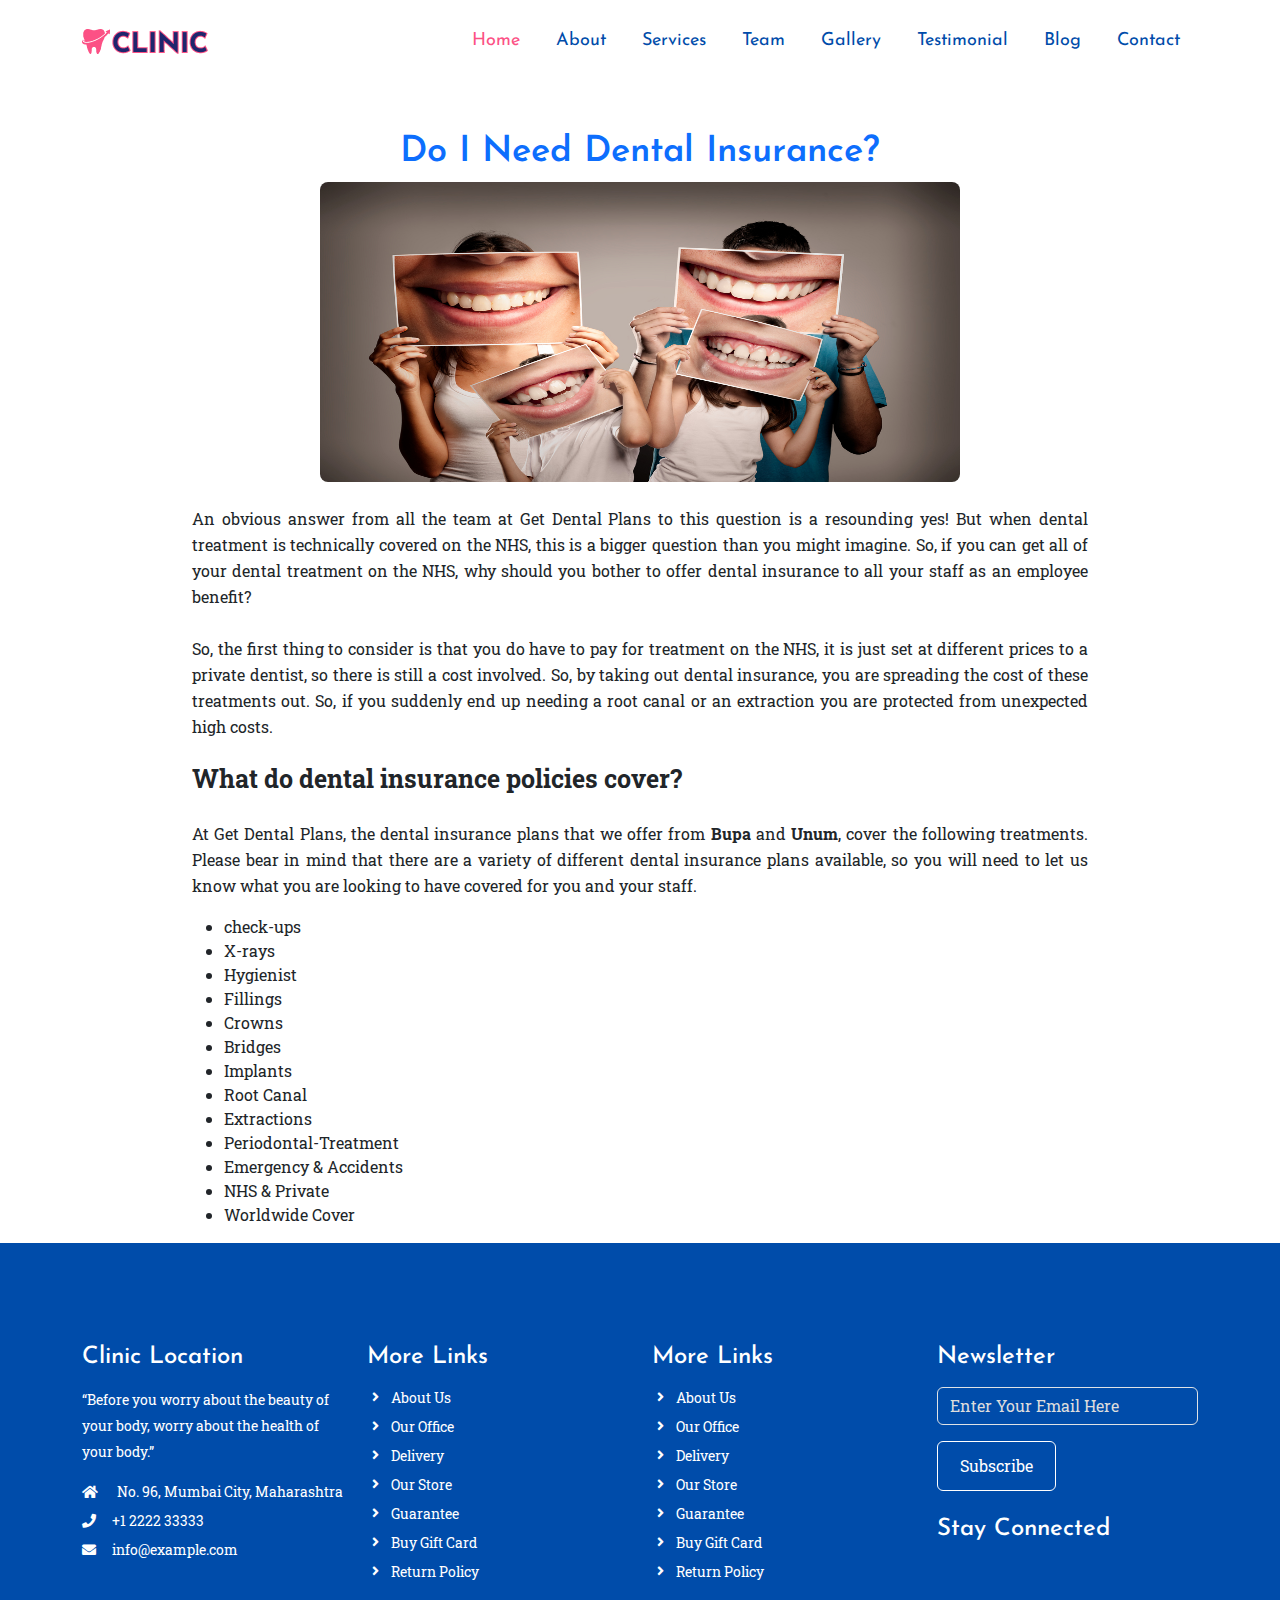
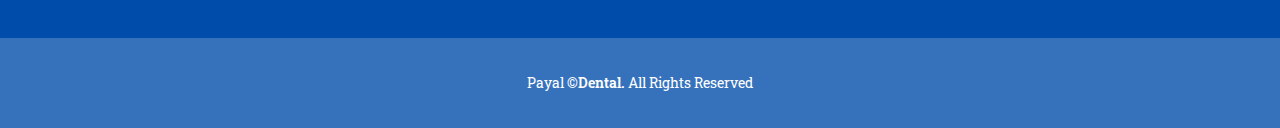
<file: blog2.html>
<!DOCTYPE html>
<html lang="en">
<head>
    <meta charset="UTF-8">
    <meta name="viewport" content="width=device-width, initial-scale=1.0">
    <title>Blog 2</title>

    <!-- FAVICON -->
    <link rel="icon" type="image/png" href="images/favicon.png">

    <!-- Bootstrap 5 CDN Links -->
    <link rel="stylesheet" href="https://cdnjs.cloudflare.com/ajax/libs/twitter-bootstrap/5.1.0/css/bootstrap.min.css">
    <link rel="stylesheet" href="https://cdnjs.cloudflare.com/ajax/libs/font-awesome/5.15.4/css/all.min.css">


    <link rel="stylesheet" href="css/style.css">
    <link rel="stylesheet" href="css/responsive-style.css">

    <body data-bs-spy="scroll" data-bs-target=".navbar" data-bs-offset="100">
    
        <!-- Navbar section --> 
        <header class="header_wrapper">
            <nav class="navbar navbar-expand-lg">
                <div class="container">
                  <a class="navbar-brand" href="#">
                      <img decoding="async" src="images/logo.png" class="img-fluid" >
                  </a>
                  <button class="navbar-toggler" type="button" data-bs-toggle="collapse" data-bs-target="#navbarNav" aria-controls="navbarNav" aria-expanded="false" aria-label="Toggle navigation">
                    <!-- <span class="navbar-toggler-icon"></span> -->
                    <i class="fas fa-stream navbar-toggler-icon"></i>
                  </button>
                  <div class="collapse navbar-collapse justify-content-end" id="navbarNav">
                    <ul class="navbar-nav  menu-navbar-nav">
                      <li class="nav-item">
                        <a class="nav-link active" aria-current="page" href="#home">Home</a>
                      </li>
                      <li class="nav-item">
                        <a class="nav-link" href="#about">About</a>
                      </li>
                      <li class="nav-item">
                        <a class="nav-link" href="#services">Services</a>
                      </li>
                      <li class="nav-item">
                        <a class="nav-link" href="#team">Team</a>
                      </li>
                      <li class="nav-item">
                        <a class="nav-link" href="#gallery">Gallery</a>
                      </li>
                      <li class="nav-item">
                        <a class="nav-link" href="#testimonial">Testimonial</a>
                      </li>
                      <li class="nav-item">
                        <a class="nav-link" href="#blog">Blog</a>
                      </li>
                      <li class="nav-item mt-3 mt-lg-0">
                        <a class="nav-link" href="#contact">Contact</a>
                      </li>
                    </ul>
                  </div>
                </div>
              </nav>
        </header>
    
        <!-- Navbar section exit -->
        <h3 class="text-center text-primary mt-5">Do I Need Dental Insurance?</h3>
        <img src="images/blog/blog2pic.jpg" height="300px" width="50%" class="rounded-3 mx-auto d-block"/>

        <p class="text-justify text-dark mt-4" style="margin-left:15%;margin-right:15%;text-align:justify;" >
            An obvious answer from all the team at Get Dental Plans to this question is a resounding yes!  But when dental treatment is technically covered on the NHS, this is a bigger question than you might imagine.  So, if you can get all of your dental treatment on the NHS, why should you bother to offer dental insurance to all your staff as an employee benefit?<br><br>
            So, the first thing to consider is that you do have to pay for treatment on the NHS, it is just set at different prices to a private dentist, so there is still a cost involved.  So, by taking out dental insurance, you are spreading the cost of these treatments out.  So, if you suddenly end up needing a root canal or an extraction you are protected from unexpected high costs.
            <br><br>
            <b style="font-size:25px">What do dental insurance policies cover?</b>
            <br><br>
            At Get Dental Plans, the dental insurance plans that we offer from <b>Bupa</b> and <b>Unum</b>, cover the following treatments.  Please bear in mind that there are a variety of different dental insurance plans available, so you will need to let us know what you are looking to have covered for you and your staff.
            </p>
            <ul type="disc" style="margin-left:15%">
                <li>check-ups</li>
                <li>X-rays</li>
                <li>Hygienist</li>
                <li>Fillings</li>
                <li>Crowns</li>
                <li>Bridges</li>
                <li>Implants</li>
                <li>Root Canal</li>
                <li>Extractions</li>
                <li>Periodontal-Treatment</li>
                <li>Emergency & Accidents</li>
                <li>NHS & Private</li>
                <li>Worldwide Cover</li>
            </ul>

        
            <!-- Footer section --> 
    <section id="contact" class="footer_wrapper wrapper">
      <div class="container pb-3">
          <div class="row">
              <div class="col-lg-3 col-md-6 mb-4">
                  <h5>Clinic Location</h5>
                  <p class="ps-0">“Before you worry about the beauty of your body, worry about the health of your body.”</p>
                  <div class="contact-info">
                      <ul class="list-unstyled p-0">
                          <li><a href="#"><i class="fa fa-home me-3"></i> No. 96, Mumbai City, Maharashtra</a></li>
                          <li><a href="#"><i class="fa fa-phone me-3"></i>+1 2222 33333</a></li>
                          <li><a href="#"><i class="fa fa-envelope me-3"></i>info@example.com</a></li>
                      </ul>
                  </div>
              </div>
              <div class="col-lg-3 col-md-6 mb-4">
                  <h5>More Links</h5>
                  <ul class="link-widget p-0">
                      <li><a href="#">About Us</a></li>
                      <li><a href="#">Our Office</a></li>
                      <li><a href="#">Delivery</a></li>
                      <li><a href="#">Our Store</a></li>
                      <li><a href="#">Guarantee</a></li>
                      <li><a href="#">Buy Gift Card</a></li>
                      <li><a href="#">Return Policy</a></li>
                  </ul>
              </div>
              <div class="col-lg-3 col-md-6 mb-4">
                  <h5>More Links</h5>
                  <ul class="link-widget p-0">
                      <li><a href="#">About Us</a></li>
                      <li><a href="#">Our Office</a></li>
                      <li><a href="#">Delivery</a></li>
                      <li><a href="#">Our Store</a></li>
                      <li><a href="#">Guarantee</a></li>
                      <li><a href="#">Buy Gift Card</a></li>
                      <li><a href="#">Return Policy</a></li>
                  </ul>
              </div>

              <div class="col-lg-3 col-md-6 mb-4">
                  <h5>Newsletter</h5>
                  <div class="form-group mb-4">
                      <input type="email" class="form-control bg-transparent" placeholder="Enter Your Email Here">
                      <button type="submit" class="main-btn rounded-2 mt-3 border-white text-white">Subscribe</button>
                  </div>
                  <h5>Stay Connected</h5>
                    </div>
          </div>
      </div>
      <div class="container-fluid copyright-section">
          <p class="p-0">Payal <a href="#">©Dental.</a> All Rights Reserved</p>
      </div>
  </section>

  <!-- Footer section exit -->

</head>
 <!-- Bootstrap 5 JS CDN Links -->
 <script src="https://cdnjs.cloudflare.com/ajax/libs/popper.js/2.9.2/umd/popper.min.js"></script>
 <script src="https://cdnjs.cloudflare.com/ajax/libs/twitter-bootstrap/5.1.0/js/bootstrap.min.js"></script>

 <!-- Custom Js Link -->
 <script src="js/main.js"></script>
</body>
</html>
</file>
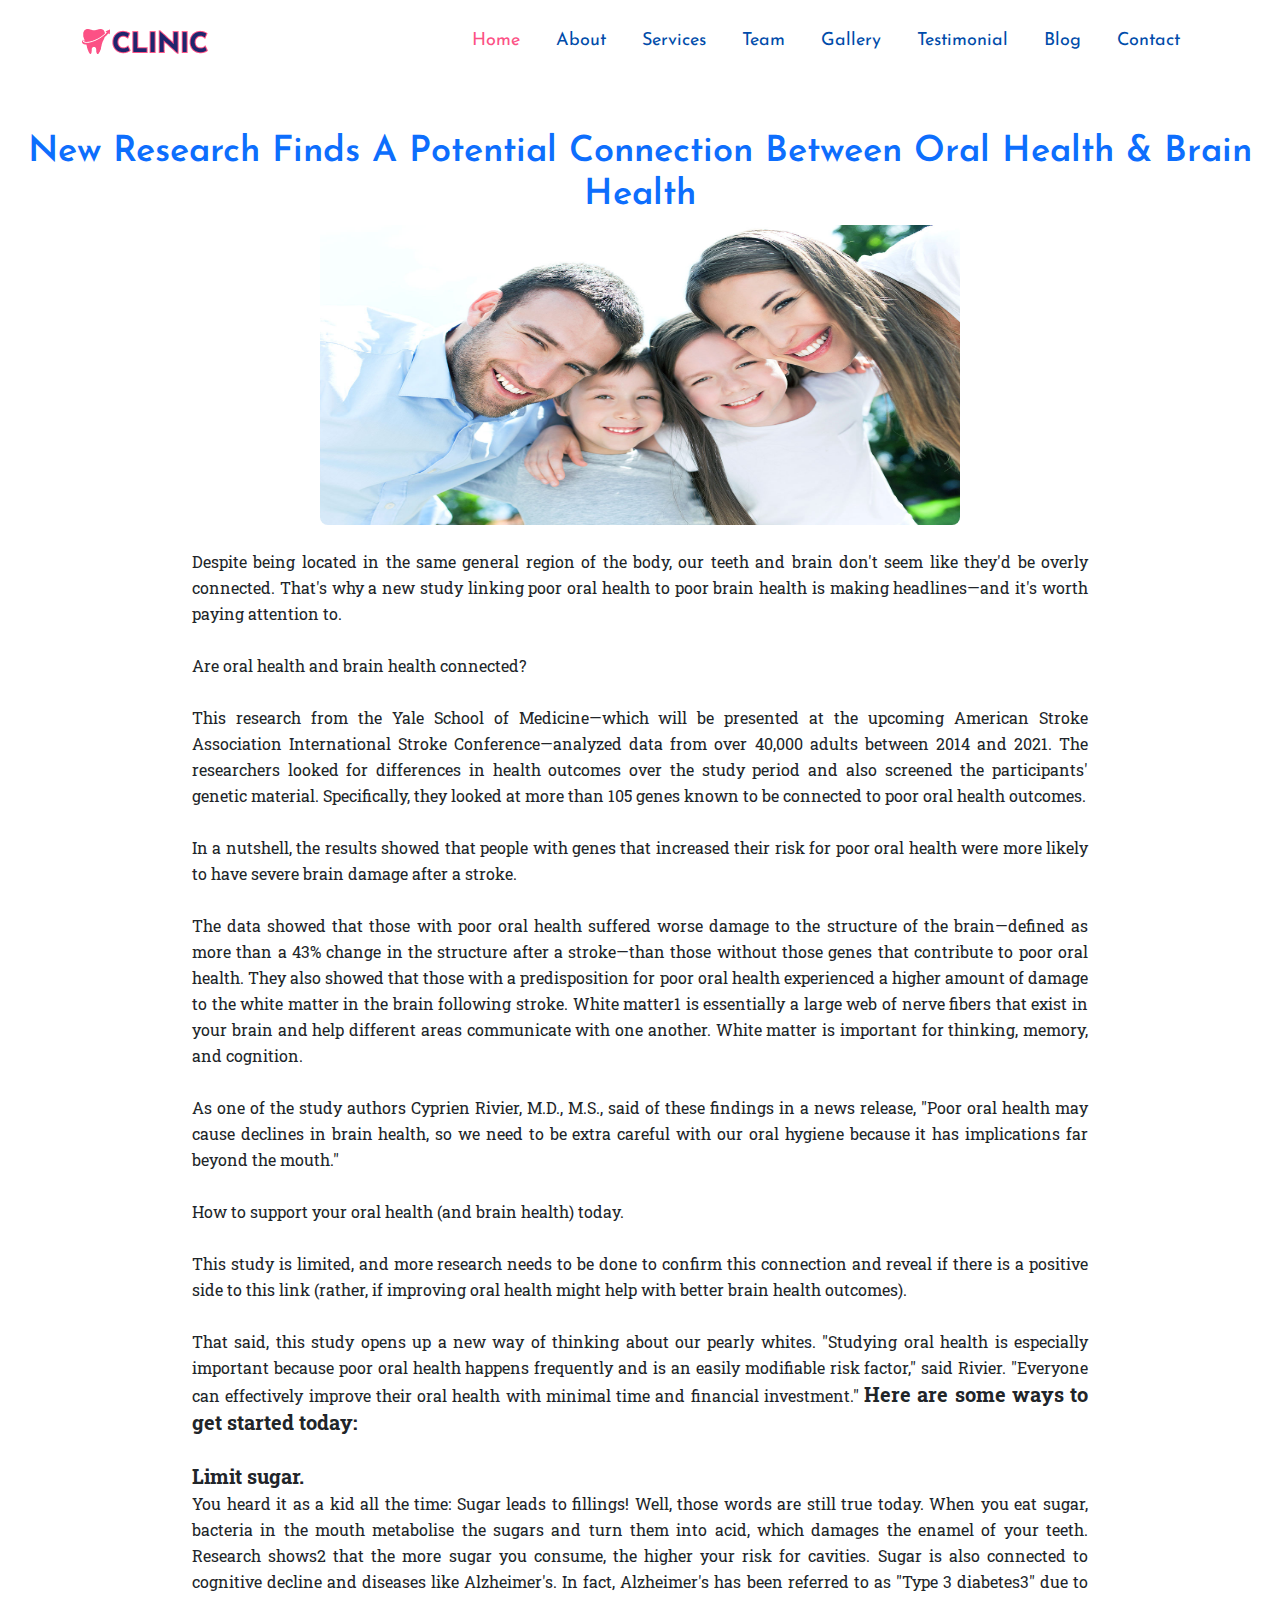
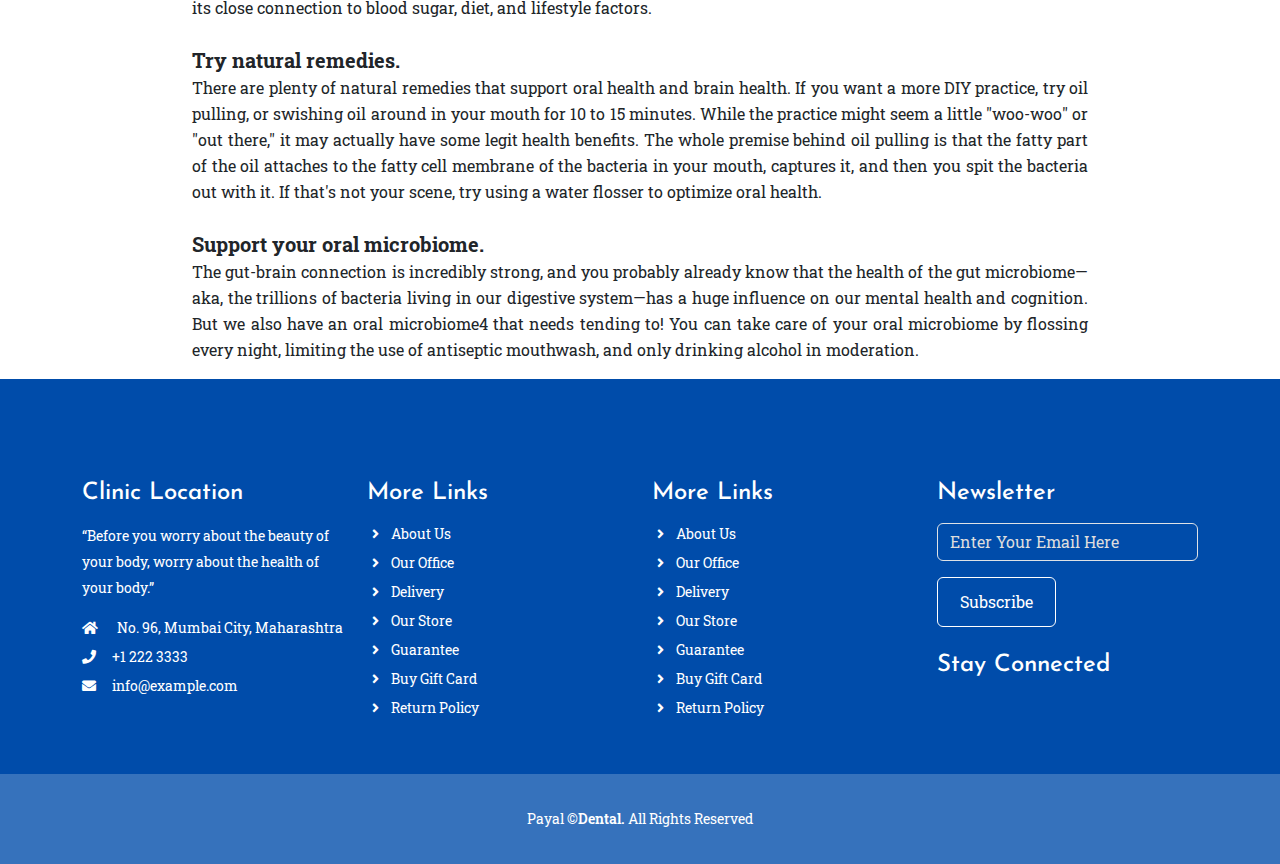
<file: blog3.html>
<!DOCTYPE html>
<html lang="en">
<head>
    <meta charset="UTF-8">
    <meta name="viewport" content="width=device-width, initial-scale=1.0">
    <title>Blog 3</title>

    <!-- FAVICON -->
    <link rel="icon" type="image/png" href="images/favicon.png">

    <!-- Bootstrap 5 CDN Links -->
    <link rel="stylesheet" href="https://cdnjs.cloudflare.com/ajax/libs/twitter-bootstrap/5.1.0/css/bootstrap.min.css">
    <link rel="stylesheet" href="https://cdnjs.cloudflare.com/ajax/libs/font-awesome/5.15.4/css/all.min.css">


    <link rel="stylesheet" href="css/style.css">
    <link rel="stylesheet" href="css/responsive-style.css">

    <body data-bs-spy="scroll" data-bs-target=".navbar" data-bs-offset="100">
    
        <!-- Navbar section --> 
        <header class="header_wrapper">
            <nav class="navbar navbar-expand-lg">
                <div class="container">
                  <a class="navbar-brand" href="#">
                      <img decoding="async" src="images/logo.png" class="img-fluid" >
                  </a>
                  <button class="navbar-toggler" type="button" data-bs-toggle="collapse" data-bs-target="#navbarNav" aria-controls="navbarNav" aria-expanded="false" aria-label="Toggle navigation">
                    <!-- <span class="navbar-toggler-icon"></span> -->
                    <i class="fas fa-stream navbar-toggler-icon"></i>
                  </button>
                  <div class="collapse navbar-collapse justify-content-end" id="navbarNav">
                    <ul class="navbar-nav  menu-navbar-nav">
                      <li class="nav-item">
                        <a class="nav-link active" aria-current="page" href="#home">Home</a>
                      </li>
                      <li class="nav-item">
                        <a class="nav-link" href="#about">About</a>
                      </li>
                      <li class="nav-item">
                        <a class="nav-link" href="#services">Services</a>
                      </li>
                      <li class="nav-item">
                        <a class="nav-link" href="#team">Team</a>
                      </li>
                      <li class="nav-item">
                        <a class="nav-link" href="#gallery">Gallery</a>
                      </li>
                      <li class="nav-item">
                        <a class="nav-link" href="#testimonial">Testimonial</a>
                      </li>
                      <li class="nav-item">
                        <a class="nav-link" href="#blog">Blog</a>
                      </li>
                      <li class="nav-item mt-3 mt-lg-0">
                        <a class="nav-link" href="#contact">Contact</a>
                      </li>
                    </ul>
                  </div>
                </div>
              </nav>
        </header>
    
        <!-- Navbar section exit -->
        <h3 class="text-center text-primary mt-5">New Research Finds A Potential Connection Between Oral Health & Brain Health</h3>
        <img src="images/blog/blog3pic.jpg" height="300px" width="50%" class="rounded-3 mx-auto d-block"/>

        <p class="text-justify text-dark mt-4" style="margin-left:15%;margin-right:15%;text-align:justify;" >
            Despite being located in the same general region of the body, our teeth and brain don't seem like they'd be overly connected. That's why a new study linking poor oral health to poor brain health is making headlines—and it's worth paying attention to. 
            <br><br>
            Are oral health and brain health connected? 
            <br><br>
            This research from the Yale School of Medicine—which will be presented at the upcoming American Stroke Association International Stroke Conference—analyzed data from over 40,000 adults between 2014 and 2021. The researchers looked for differences in health outcomes over the study period and also screened the participants' genetic material. Specifically, they looked at more than 105 genes known to be connected to poor oral health outcomes.
            <br><br>
            In a nutshell, the results showed that people with genes that increased their risk for poor oral health were more likely to have severe brain damage after a stroke.
            <br><br>
            The data showed that those with poor oral health suffered worse damage to the structure of the brain—defined as more than a 43% change in the structure after a stroke—than those without those genes that contribute to poor oral health. They also showed that those with a predisposition for poor oral health experienced a higher amount of damage to the white matter in the brain following stroke. White matter1 is essentially a large web of nerve fibers that exist in your brain and help different areas communicate with one another. White matter is important for thinking, memory, and cognition.
            <br><br>
            As one of the study authors Cyprien Rivier, M.D., M.S., said of these findings in a news release, "Poor oral health may cause declines in brain health, so we need to be extra careful with our oral hygiene because it has implications far beyond the mouth."
            <br><br>
            How to support your oral health (and brain health) today.
            <br><br>
            This study is limited, and more research needs to be done to confirm this connection and reveal if there is a positive side to this link (rather, if improving oral health might help with better brain health outcomes).
            <br><br>
            That said, this study opens up a new way of thinking about our pearly whites. "Studying oral health is especially important because poor oral health happens frequently and is an easily modifiable risk factor," said Rivier. "Everyone can effectively improve their oral health with minimal time and financial investment." <b style="font-size: 20px;">Here are some ways to get started today:</b><br><br>
            <b style="font-size:20px">
            Limit sugar.</b><br>
            You heard it as a kid all the time: Sugar leads to fillings! Well, those words are still true today. When you eat sugar, bacteria in the mouth metabolise the sugars and turn them into acid, which damages the enamel of your teeth. Research shows2 that the more sugar you consume, the higher your risk for cavities.
            Sugar is also connected to cognitive decline and diseases like Alzheimer's. In fact, Alzheimer's has been referred to as "Type 3 diabetes3" due to its close connection to blood sugar, diet, and lifestyle factors. 
                <br><br>

            <b style="font-size:20px">
            Try natural remedies.</b><br>
            There are plenty of natural remedies that support oral health and brain health. If you want a more DIY practice, try oil pulling, or swishing oil around in your mouth for 10 to 15 minutes. While the practice might seem a little "woo-woo" or "out there," it may actually have some legit health benefits.  The whole premise behind oil pulling is that the fatty part of the oil attaches to the fatty cell membrane of the bacteria in your mouth, captures it, and then you spit the bacteria out with it.  If that's not your scene, try using a water flosser to optimize oral health. 
                <br><br>

            <b style="font-size:20px">
            Support your oral microbiome.</b><br>
            The gut-brain connection is incredibly strong, and you probably already know that the health of the gut microbiome—aka, the trillions of bacteria living in our digestive system—has a huge influence on our mental health and cognition. But we also have an oral microbiome4 that needs tending to!  You can take care of your oral microbiome by flossing every night, limiting the use of antiseptic mouthwash, and only drinking alcohol in moderation. 


            </p>
            <!-- Footer section --> 
    <section id="contact" class="footer_wrapper wrapper">
      <div class="container pb-3">
          <div class="row">
              <div class="col-lg-3 col-md-6 mb-4">
                  <h5>Clinic Location</h5>
                  <p class="ps-0">“Before you worry about the beauty of your body, worry about the health of your body.”</p>
                  <div class="contact-info">
                      <ul class="list-unstyled p-0">
                          <li><a href="#"><i class="fa fa-home me-3"></i> No. 96, Mumbai City, Maharashtra</a></li>
                          <li><a href="#"><i class="fa fa-phone me-3"></i>+1 222 3333</a></li>
                          <li><a href="#"><i class="fa fa-envelope me-3"></i>info@example.com</a></li>
                      </ul>
                  </div>
              </div>
              <div class="col-lg-3 col-md-6 mb-4">
                  <h5>More Links</h5>
                  <ul class="link-widget p-0">
                      <li><a href="#">About Us</a></li>
                      <li><a href="#">Our Office</a></li>
                      <li><a href="#">Delivery</a></li>
                      <li><a href="#">Our Store</a></li>
                      <li><a href="#">Guarantee</a></li>
                      <li><a href="#">Buy Gift Card</a></li>
                      <li><a href="#">Return Policy</a></li>
                  </ul>
              </div>
              <div class="col-lg-3 col-md-6 mb-4">
                  <h5>More Links</h5>
                  <ul class="link-widget p-0">
                      <li><a href="#">About Us</a></li>
                      <li><a href="#">Our Office</a></li>
                      <li><a href="#">Delivery</a></li>
                      <li><a href="#">Our Store</a></li>
                      <li><a href="#">Guarantee</a></li>
                      <li><a href="#">Buy Gift Card</a></li>
                      <li><a href="#">Return Policy</a></li>
                  </ul>
              </div>

              <div class="col-lg-3 col-md-6 mb-4">
                  <h5>Newsletter</h5>
                  <div class="form-group mb-4">
                      <input type="email" class="form-control bg-transparent" placeholder="Enter Your Email Here">
                      <button type="submit" class="main-btn rounded-2 mt-3 border-white text-white">Subscribe</button>
                  </div>
                  <h5>Stay Connected</h5>
                   </div>
          </div>
      </div>
      <div class="container-fluid copyright-section">
          <p class="p-0">Payal <a href="#">©Dental.</a> All Rights Reserved</p>
      </div>
  </section>

  <!-- Footer section exit -->

</head>
 <!-- Bootstrap 5 JS CDN Links -->
 <script src="https://cdnjs.cloudflare.com/ajax/libs/popper.js/2.9.2/umd/popper.min.js"></script>
 <script src="https://cdnjs.cloudflare.com/ajax/libs/twitter-bootstrap/5.1.0/js/bootstrap.min.js"></script>

 <!-- Custom Js Link -->
 <script src="js/main.js"></script>
</body>
</html>
</file>
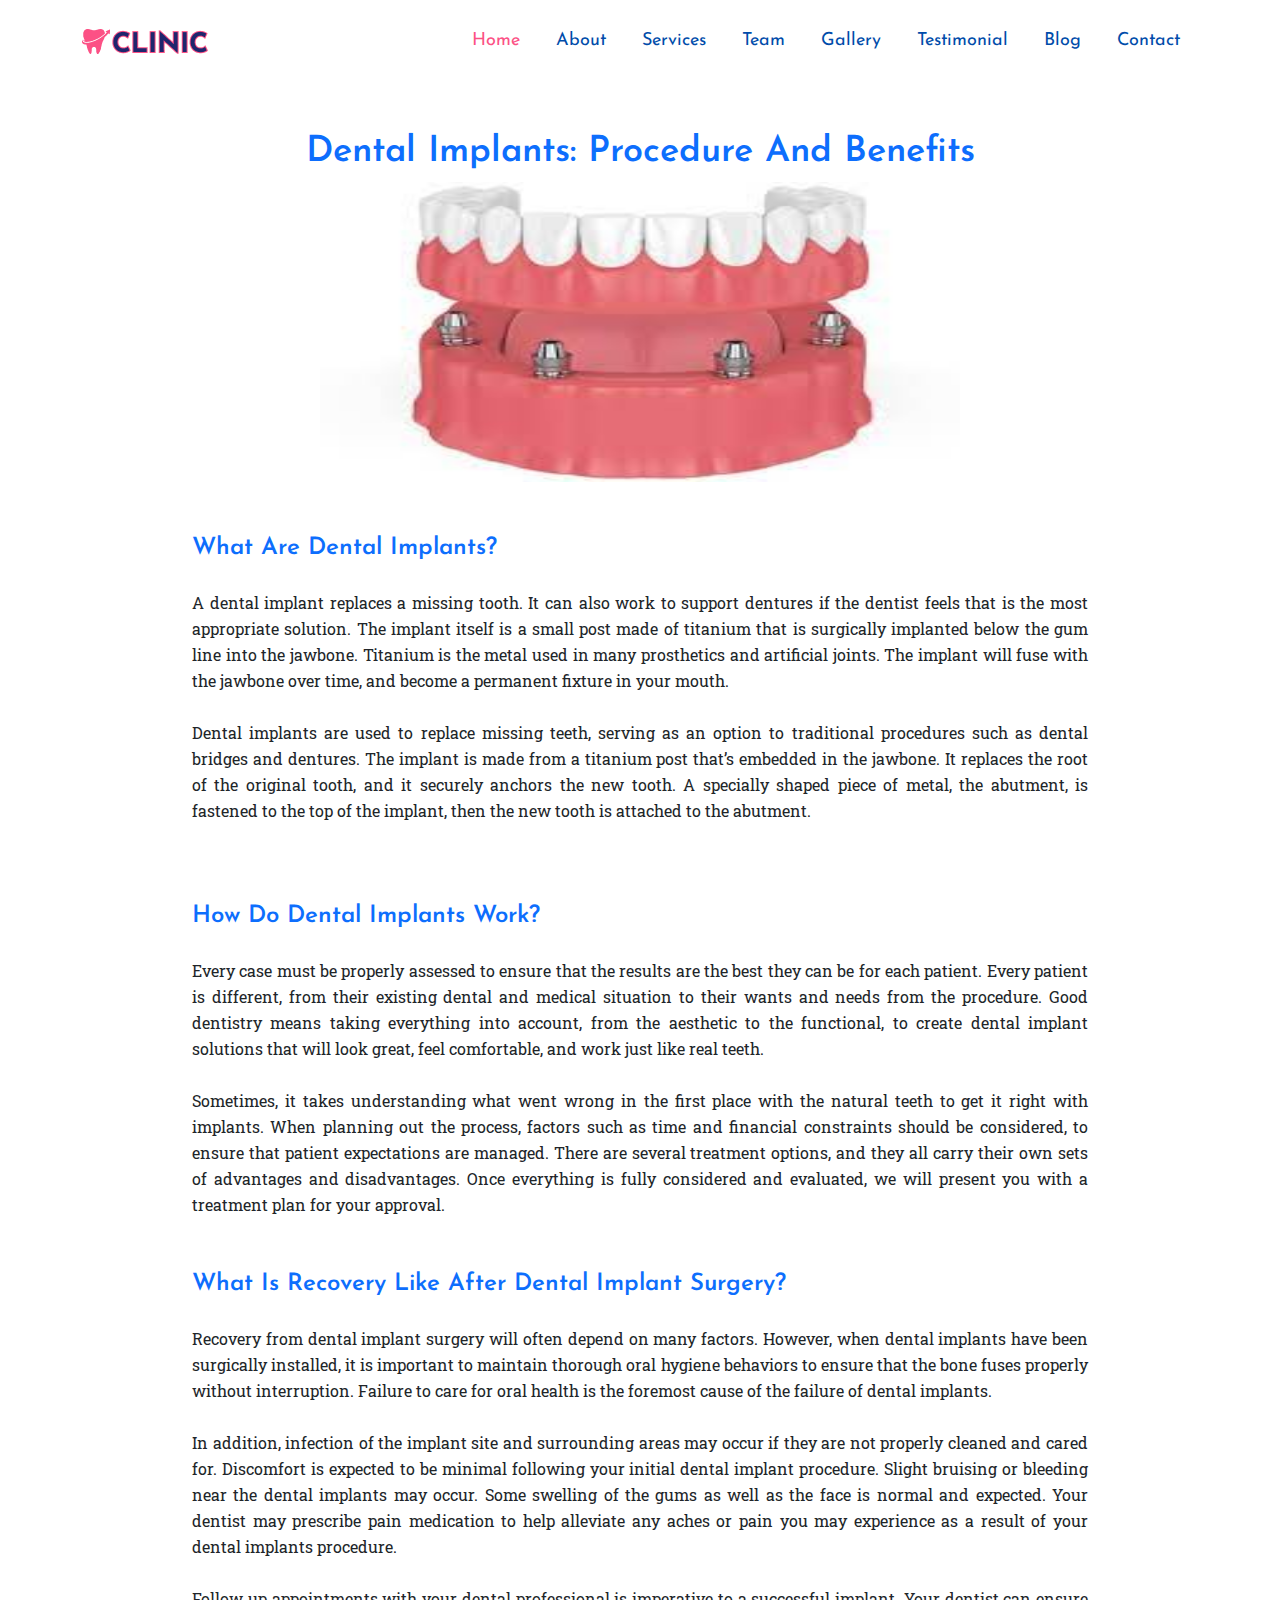
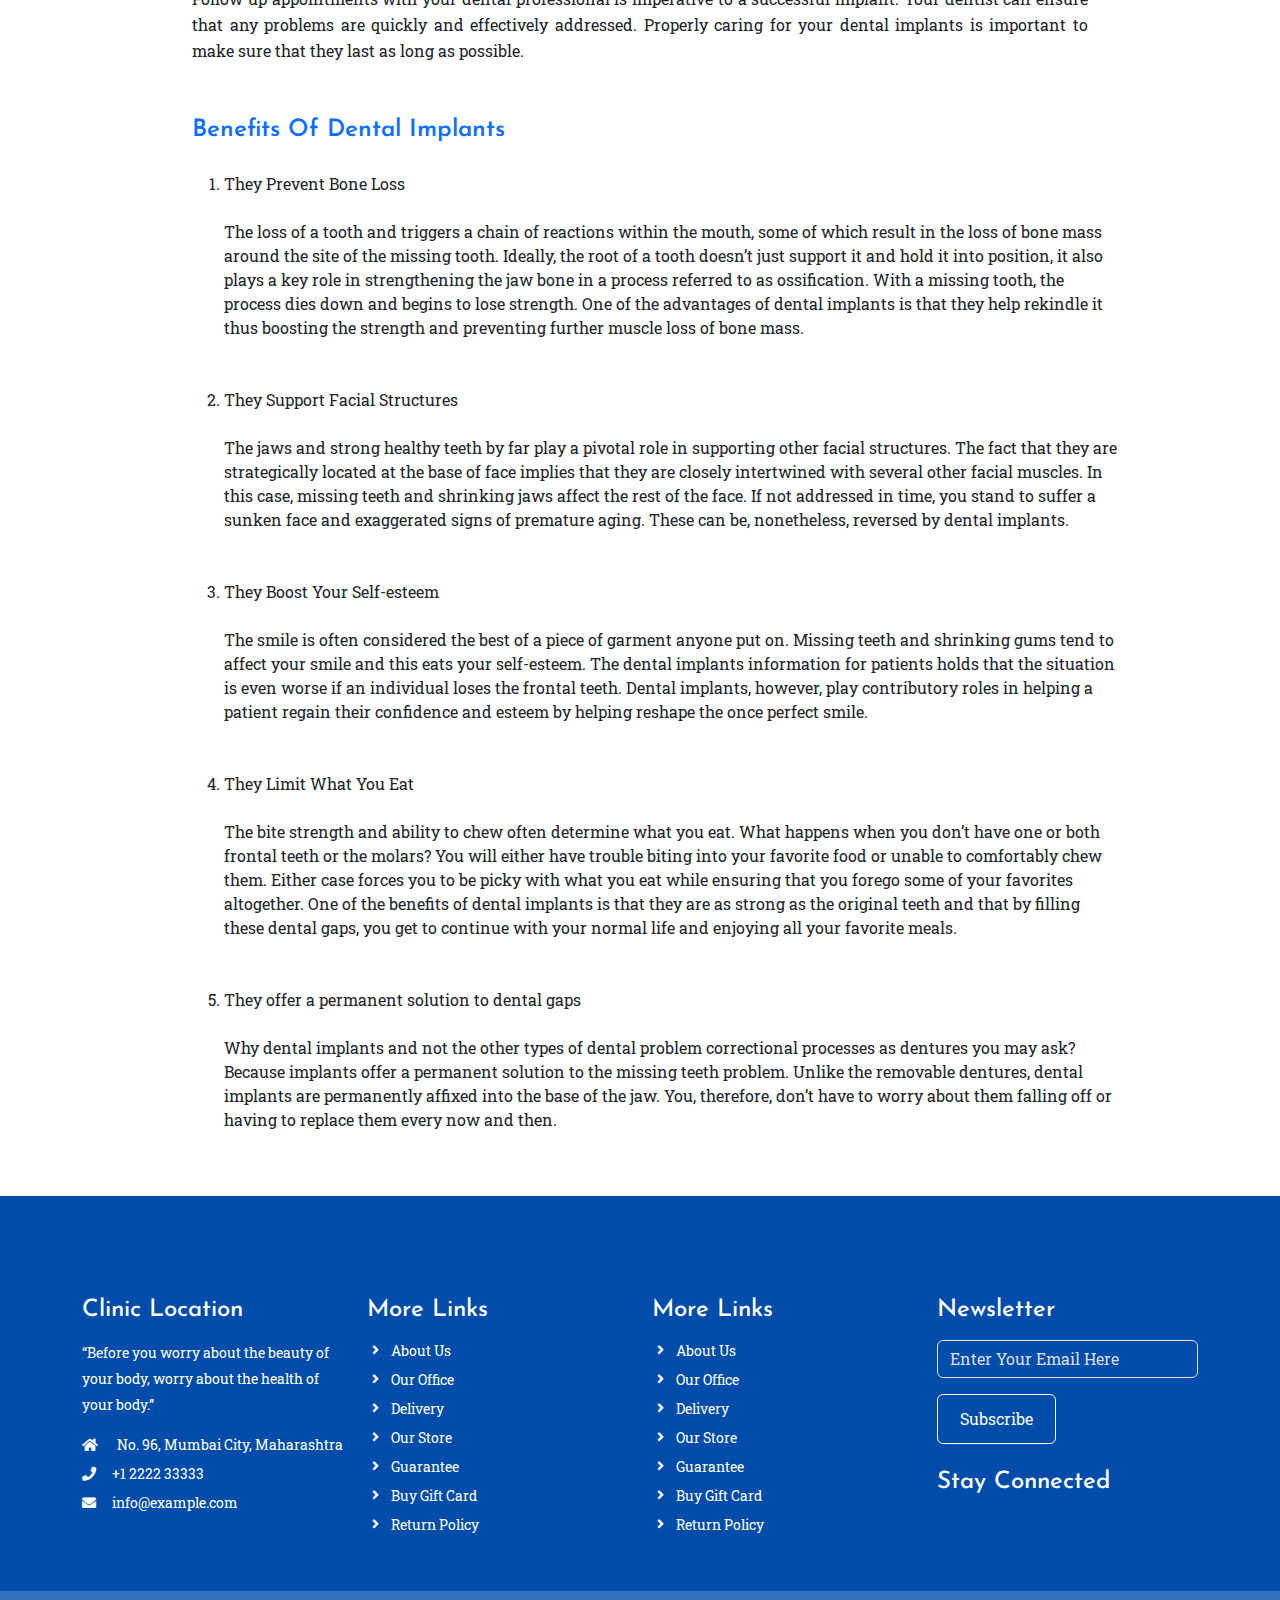
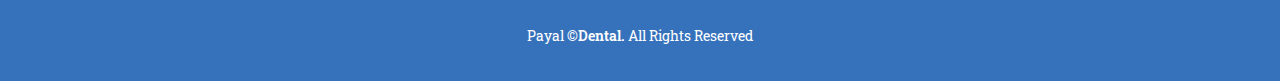
<file: services1.html>
<!DOCTYPE html>
<html lang="en">
<head>
    <meta charset="UTF-8">
    <meta name="viewport" content="width=device-width, initial-scale=1.0">
    <title>Services 1</title>

    <!-- FAVICON -->
    <link rel="icon" type="image/png" href="images/favicon.png">

    <!-- Bootstrap 5 CDN Links -->
    <link rel="stylesheet" href="https://cdnjs.cloudflare.com/ajax/libs/twitter-bootstrap/5.1.0/css/bootstrap.min.css">
    <link rel="stylesheet" href="https://cdnjs.cloudflare.com/ajax/libs/font-awesome/5.15.4/css/all.min.css">


    <link rel="stylesheet" href="css/style.css">
    <link rel="stylesheet" href="css/responsive-style.css">

    <body data-bs-spy="scroll" data-bs-target=".navbar" data-bs-offset="100">
    
        <!-- Navbar section --> 
        <header class="header_wrapper">
            <nav class="navbar navbar-expand-lg">
                <div class="container">
                  <a class="navbar-brand" href="#">
                      <img decoding="async" src="images/logo.png" class="img-fluid" >
                  </a>
                  <button class="navbar-toggler" type="button" data-bs-toggle="collapse" data-bs-target="#navbarNav" aria-controls="navbarNav" aria-expanded="false" aria-label="Toggle navigation">
                    <!-- <span class="navbar-toggler-icon"></span> -->
                    <i class="fas fa-stream navbar-toggler-icon"></i>
                  </button>
                  <div class="collapse navbar-collapse justify-content-end" id="navbarNav">
                    <ul class="navbar-nav  menu-navbar-nav">
                      <li class="nav-item">
                        <a class="nav-link active" aria-current="page" href="#home">Home</a>
                      </li>
                      <li class="nav-item">
                        <a class="nav-link" href="#about">About</a>
                      </li>
                      <li class="nav-item">
                        <a class="nav-link" href="#services">Services</a>
                      </li>
                      <li class="nav-item">
                        <a class="nav-link" href="#team">Team</a>
                      </li>
                      <li class="nav-item">
                        <a class="nav-link" href="#gallery">Gallery</a>
                      </li>
                      <li class="nav-item">
                        <a class="nav-link" href="#testimonial">Testimonial</a>
                      </li>
                      <li class="nav-item">
                        <a class="nav-link" href="#blog">Blog</a>
                      </li>
                      <li class="nav-item mt-3 mt-lg-0">
                        <a class="nav-link" href="#contact">Contact</a>
                      </li>
                    </ul>
                  </div>
                </div>
              </nav>
        </header>
    
        <!-- Navbar section exit -->
        <h3 class="text-center text-primary mt-5">Dental Implants: Procedure And Benefits</h3>
        <img src="images/services/services1.jpg" height="300px" width="50%" class="rounded-3 mx-auto d-block"/>

        <h4 class="text-primary mt-5" style="margin-left:15%;">What Are Dental Implants?</h4>
            <p class="text-justify text-dark mt-4" style="margin-left:15%;margin-right:15%;text-align:justify;">A dental implant replaces a missing tooth. It can also work to support dentures if the dentist feels that is the most appropriate solution. The implant itself is a small post made of titanium that is surgically implanted below the gum line into the jawbone. Titanium is the metal used in many prosthetics and artificial joints. The implant will fuse with the jawbone over time, and become a permanent fixture in your mouth.
            <br><br>
            Dental implants are used to replace missing teeth, serving as an option to traditional procedures such as dental bridges and dentures. The implant is made from a titanium post that’s embedded in the jawbone. It replaces the root of the original tooth, and it securely anchors the new tooth. A specially shaped piece of metal, the abutment, is fastened to the top of the implant, then the new tooth is attached to the abutment.
            <br><br>

          <h4 style="margin-left:15%;" class="text-primary mt-5">How Do Dental Implants Work?</h4>
              <p class="text-justify text-dark mt-4" style="margin-left:15%;margin-right:15%;text-align:justify;">Every case must be properly assessed to ensure that the results are the best they can be for each patient. Every patient is different, from their existing dental and medical situation to their wants and needs from the procedure. Good dentistry means taking everything into account, from the aesthetic to the functional, to create dental implant solutions that will look great, feel comfortable, and work just like real teeth. 
                <br><br>
                Sometimes, it takes understanding what went wrong in the first place with the natural teeth to get it right with implants. When planning out the process, factors such as time and financial constraints should be considered, to ensure that patient expectations are managed. There are several treatment options, and they all carry their own sets of advantages and disadvantages. Once everything is fully considered and evaluated, we will present you with a treatment plan for your approval.
                </p>

                <h4 style="margin-left:15%;" class="text-primary mt-5">What Is Recovery Like After Dental Implant Surgery?</h4>
                <p class="text-justify text-dark mt-4" style="margin-left:15%;margin-right:15%;text-align:justify;">
                    Recovery from dental implant surgery will often depend on many factors. However, when dental implants have been surgically installed, it is important to maintain thorough oral hygiene behaviors to ensure that the bone fuses properly without interruption. Failure to care for oral health is the foremost cause of the failure of dental implants.
                    <br><br>
                    In addition, infection of the implant site and surrounding areas may occur if they are not properly cleaned and cared for. Discomfort is expected to be minimal following your initial dental implant procedure. Slight bruising or bleeding near the dental implants may occur. Some swelling of the gums as well as the face is normal and expected. Your dentist may prescribe pain medication to help alleviate any aches or pain you may experience as a result of your dental implants procedure.
                    <br><br>
                    Follow up appointments with your dental professional is imperative to a successful implant. Your dentist can ensure that any problems are quickly and effectively addressed. Properly caring for your dental implants is important to make sure that they last as long as possible.                    
                </p>

                  <h4 style="margin-left:15%;" class="text-primary mt-5">Benefits Of Dental Implants</h4>
                  <p class="text-justify text-dark mt-4" style="margin-left:15%;margin-right:15%;text-align:justify;">
                        <ol type="1" style="margin-left:15%;">
                            <li style="margin-right:15%;">They Prevent Bone Loss<br><br>The loss of a tooth and triggers a chain of reactions within the mouth, some of which result in the loss of bone mass around the site of the missing tooth. Ideally, the root of a tooth doesn’t just support it and hold it into position, it also plays a key role in strengthening the jaw bone in a process referred to as ossification. With a missing tooth, the process dies down and begins to lose strength. One of the advantages of dental implants is that they help rekindle it thus boosting the strength and preventing further muscle loss of bone mass.
                            </li>  <br><br>
                            <li style="margin-right:15%;">They Support Facial Structures <br><br>The jaws and strong healthy teeth by far play a pivotal role in supporting other facial structures. The fact that they are strategically located at the base of face implies that they are closely intertwined with several other facial muscles. In this case, missing teeth and shrinking jaws affect the rest of the face. If not addressed in time, you stand to suffer a sunken face and exaggerated signs of premature aging. These can be, nonetheless, reversed by dental implants.
                            </li>   <br><br>
                            <li style="margin-right:15%;">They Boost Your Self-esteem<br><br>The smile is often considered the best of a piece of garment anyone put on. Missing teeth and shrinking gums tend to affect your smile and this eats your self-esteem. The dental implants information for patients holds that the situation is even worse if an individual loses the frontal teeth. Dental implants, however, play contributory roles in helping a patient regain their confidence and esteem by helping reshape the once perfect smile.
                            </li>   <br><br>
                            <li style="margin-right:15%;">They Limit What You Eat<br><br>The bite strength and ability to chew often determine what you eat. What happens when you don’t have one or both frontal teeth or the molars? You will either have trouble biting into your favorite food or unable to comfortably chew them. Either case forces you to be picky with what you eat while ensuring that you forego some of your favorites altogether. One of the benefits of dental implants is that they are as strong as the original teeth and that by filling these dental gaps, you get to continue with your normal life and enjoying all your favorite meals.
                            </li>  <br><br>
                             <li style="margin-right:15%;">They offer a permanent solution to dental gaps<br><br>Why dental implants and not the other types of dental problem correctional processes as dentures you may ask? Because implants offer a permanent solution to the missing teeth problem. Unlike the removable dentures, dental implants are permanently affixed into the base of the jaw. You, therefore, don’t have to worry about them falling off or having to replace them every now and then.
                            </li>
                           
                        </ol>
                    </p>
                    <br><br>
    
            <!-- Footer section --> 
    <section id="contact" class="footer_wrapper wrapper">
      <div class="container pb-3">
          <div class="row">
              <div class="col-lg-3 col-md-6 mb-4">
                  <h5>Clinic Location</h5>
                  <p class="ps-0">“Before you worry about the beauty of your body, worry about the health of your body.”</p>
                  <div class="contact-info">
                      <ul class="list-unstyled p-0">
                          <li><a href="#"><i class="fa fa-home me-3"></i> No. 96, Mumbai City, Maharashtra</a></li>
                          <li><a href="#"><i class="fa fa-phone me-3"></i>+1 2222 33333</a></li>
                          <li><a href="#"><i class="fa fa-envelope me-3"></i>info@example.com</a></li>
                      </ul>
                  </div>
              </div>
              <div class="col-lg-3 col-md-6 mb-4">
                  <h5>More Links</h5>
                  <ul class="link-widget p-0">
                      <li><a href="#">About Us</a></li>
                      <li><a href="#">Our Office</a></li>
                      <li><a href="#">Delivery</a></li>
                      <li><a href="#">Our Store</a></li>
                      <li><a href="#">Guarantee</a></li>
                      <li><a href="#">Buy Gift Card</a></li>
                      <li><a href="#">Return Policy</a></li>
                  </ul>
              </div>
              <div class="col-lg-3 col-md-6 mb-4">
                  <h5>More Links</h5>
                  <ul class="link-widget p-0">
                      <li><a href="#">About Us</a></li>
                      <li><a href="#">Our Office</a></li>
                      <li><a href="#">Delivery</a></li>
                      <li><a href="#">Our Store</a></li>
                      <li><a href="#">Guarantee</a></li>
                      <li><a href="#">Buy Gift Card</a></li>
                      <li><a href="#">Return Policy</a></li>
                  </ul>
              </div>

              <div class="col-lg-3 col-md-6 mb-4">
                  <h5>Newsletter</h5>
                  <div class="form-group mb-4">
                      <input type="email" class="form-control bg-transparent" placeholder="Enter Your Email Here">
                      <button type="submit" class="main-btn rounded-2 mt-3 border-white text-white">Subscribe</button>
                  </div>
                  <h5>Stay Connected</h5>
                   </div>
          </div>
      </div>
      <div class="container-fluid copyright-section">
          <p class="p-0">Payal <a href="#">©Dental.</a> All Rights Reserved</p>
      </div>
  </section>

  <!-- Footer section exit -->

</head>
 <!-- Bootstrap 5 JS CDN Links -->
 <script src="https://cdnjs.cloudflare.com/ajax/libs/popper.js/2.9.2/umd/popper.min.js"></script>
 <script src="https://cdnjs.cloudflare.com/ajax/libs/twitter-bootstrap/5.1.0/js/bootstrap.min.js"></script>

 <!-- Custom Js Link -->
 <script src="js/main.js"></script>
</body>
</html>
</file>
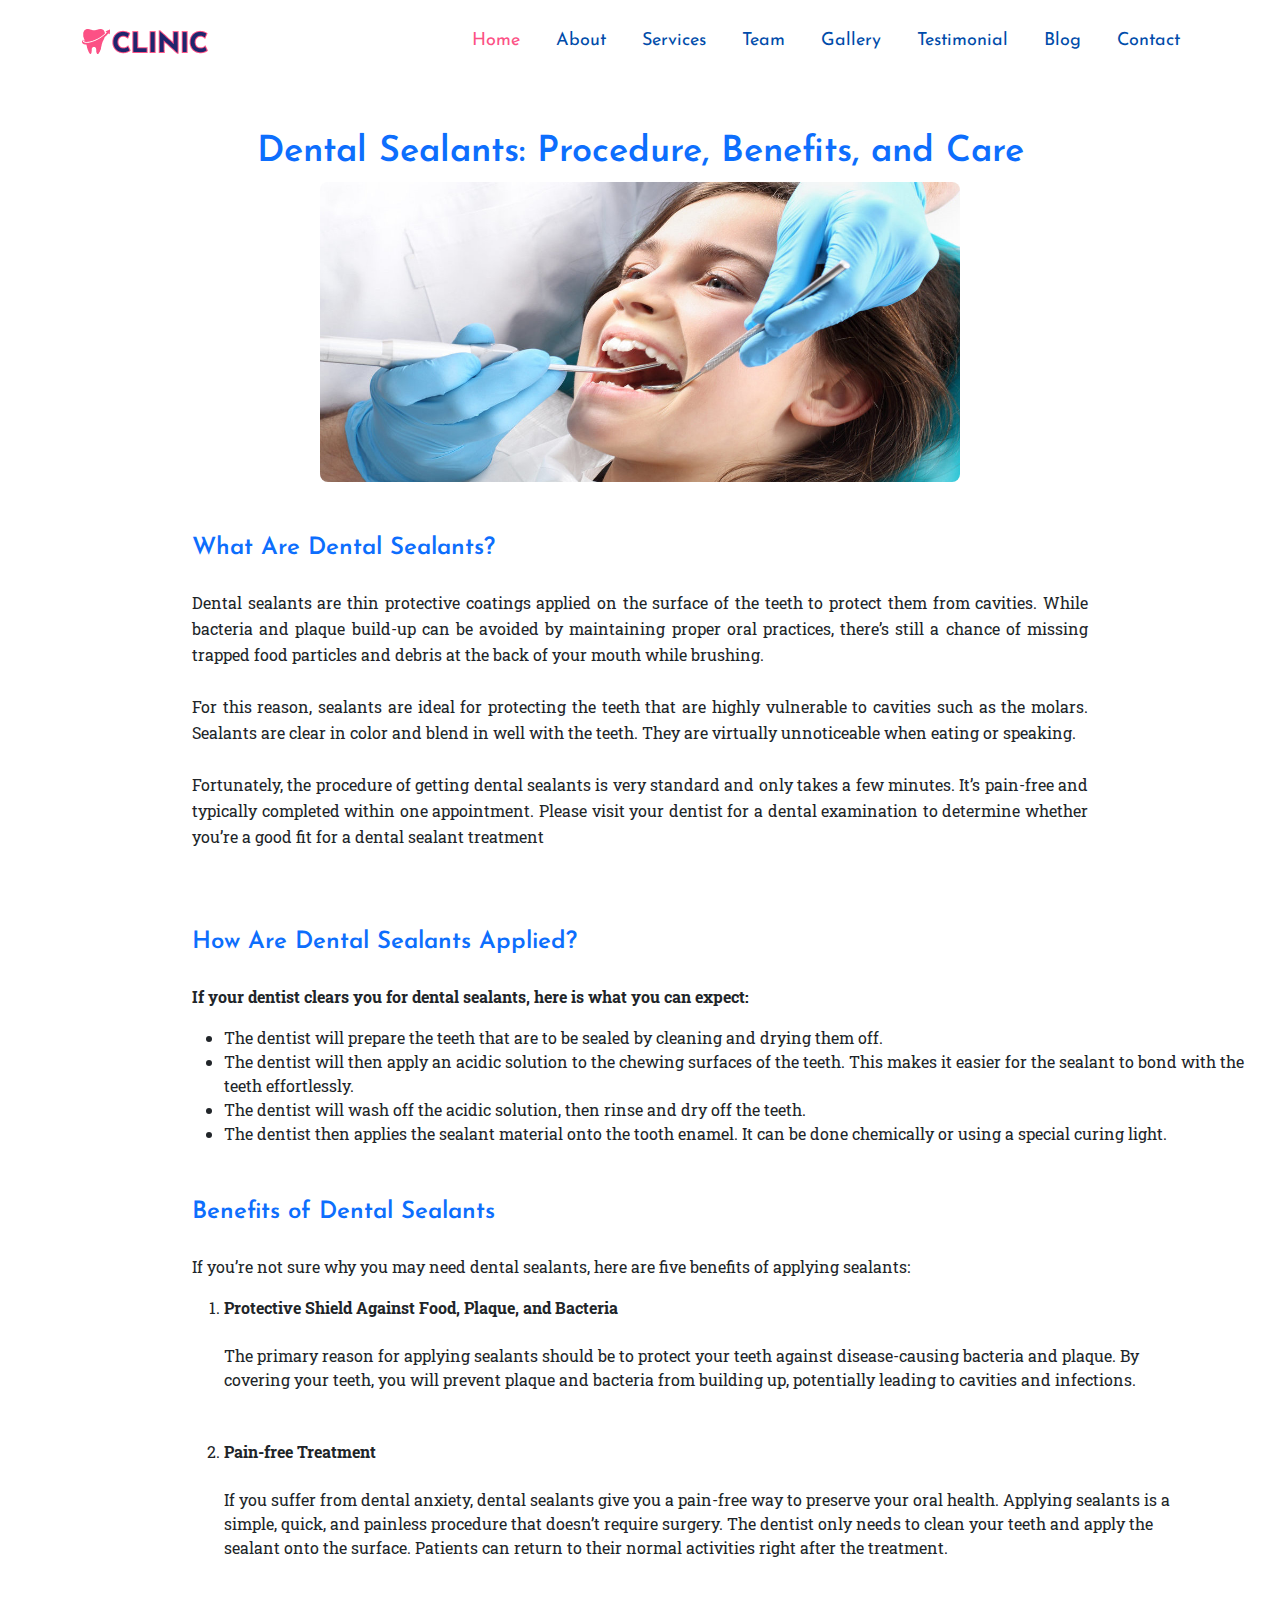
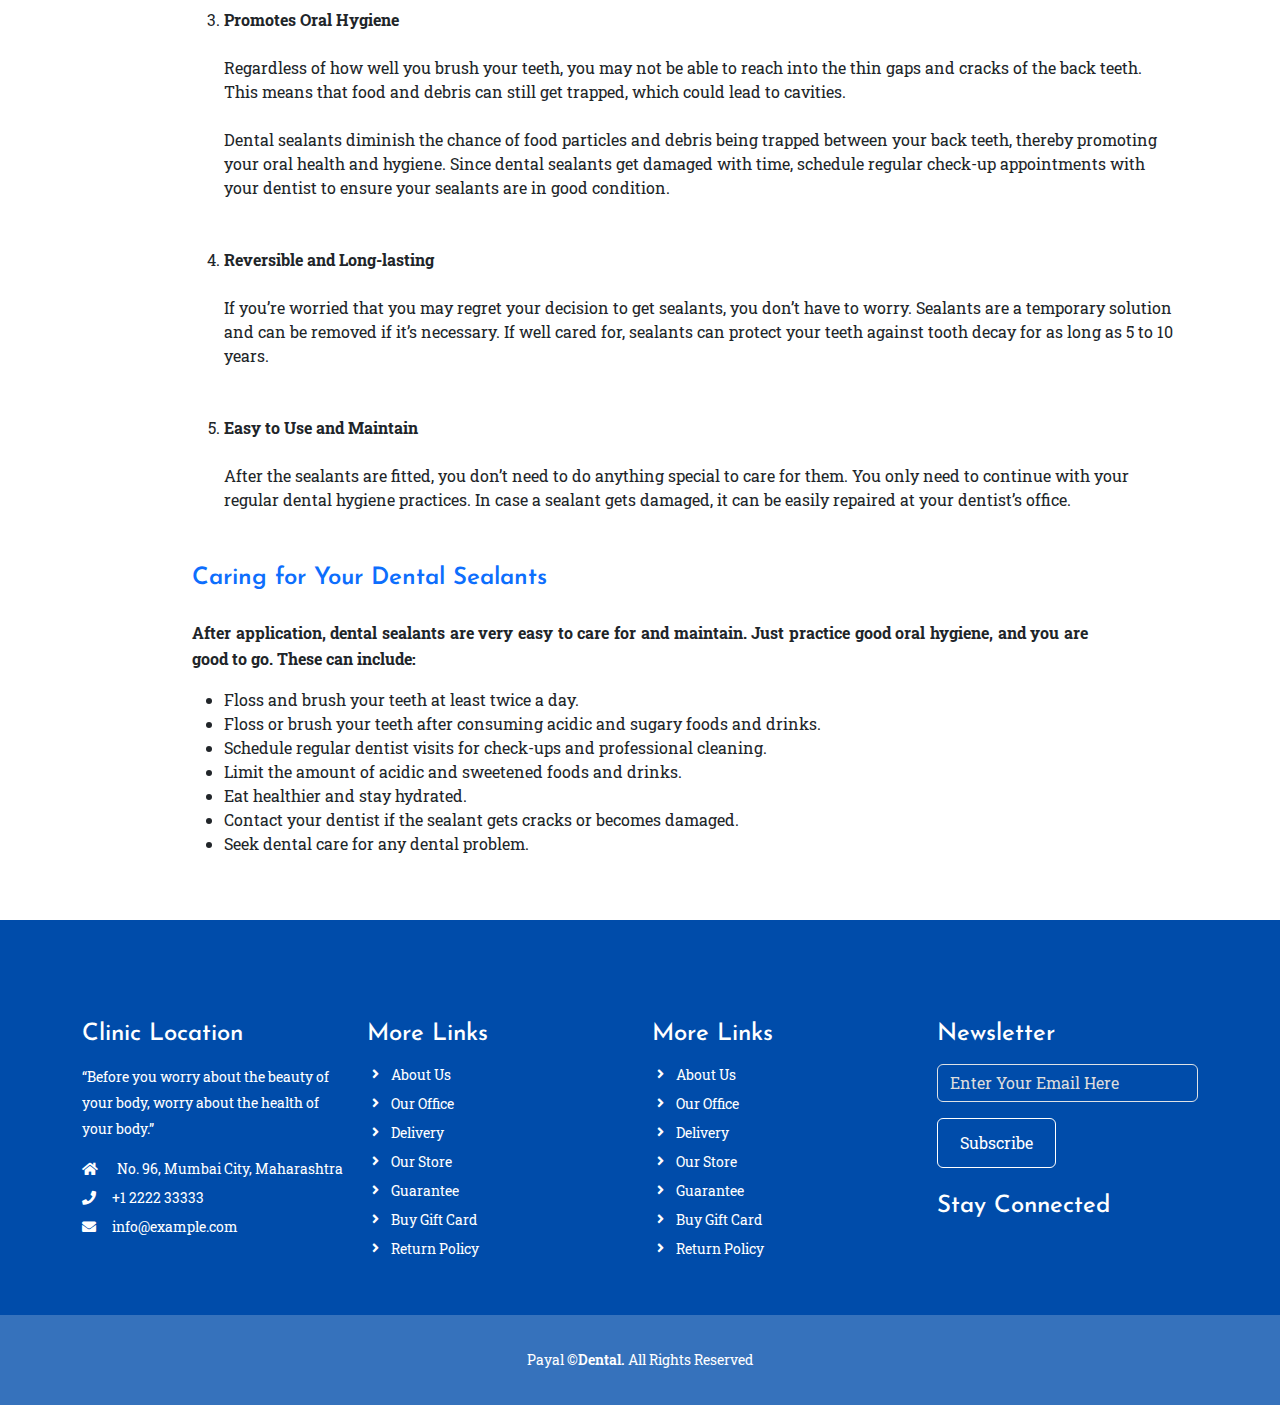
<file: services2.html>
<!DOCTYPE html>
<html lang="en">
<head>
    <meta charset="UTF-8">
    <meta name="viewport" content="width=device-width, initial-scale=1.0">
    <title>Services 2</title>

    <!-- FAVICON -->
    <link rel="icon" type="image/png" href="images/favicon.png">

    <!-- Bootstrap 5 CDN Links -->
    <link rel="stylesheet" href="https://cdnjs.cloudflare.com/ajax/libs/twitter-bootstrap/5.1.0/css/bootstrap.min.css">
    <link rel="stylesheet" href="https://cdnjs.cloudflare.com/ajax/libs/font-awesome/5.15.4/css/all.min.css">


    <link rel="stylesheet" href="css/style.css">
    <link rel="stylesheet" href="css/responsive-style.css">

    <body data-bs-spy="scroll" data-bs-target=".navbar" data-bs-offset="100">
    
        <!-- Navbar section --> 
        <header class="header_wrapper">
            <nav class="navbar navbar-expand-lg">
                <div class="container">
                  <a class="navbar-brand" href="#">
                      <img decoding="async" src="images/logo.png" class="img-fluid" >
                  </a>
                  <button class="navbar-toggler" type="button" data-bs-toggle="collapse" data-bs-target="#navbarNav" aria-controls="navbarNav" aria-expanded="false" aria-label="Toggle navigation">
                    <!-- <span class="navbar-toggler-icon"></span> -->
                    <i class="fas fa-stream navbar-toggler-icon"></i>
                  </button>
                  <div class="collapse navbar-collapse justify-content-end" id="navbarNav">
                    <ul class="navbar-nav  menu-navbar-nav">
                      <li class="nav-item">
                        <a class="nav-link active" aria-current="page" href="#home">Home</a>
                      </li>
                      <li class="nav-item">
                        <a class="nav-link" href="#about">About</a>
                      </li>
                      <li class="nav-item">
                        <a class="nav-link" href="#services">Services</a>
                      </li>
                      <li class="nav-item">
                        <a class="nav-link" href="#team">Team</a>
                      </li>
                      <li class="nav-item">
                        <a class="nav-link" href="#gallery">Gallery</a>
                      </li>
                      <li class="nav-item">
                        <a class="nav-link" href="#testimonial">Testimonial</a>
                      </li>
                      <li class="nav-item">
                        <a class="nav-link" href="#blog">Blog</a>
                      </li>
                      <li class="nav-item mt-3 mt-lg-0">
                        <a class="nav-link" href="#contact">Contact</a>
                      </li>
                    </ul>
                  </div>
                </div>
              </nav>
        </header>
    
        <!-- Navbar section exit -->
        <h3 class="text-center text-primary mt-5">Dental Sealants: Procedure, Benefits, and Care</h3>
        <img src="images/services/services2.jpg" height="300px" width="50%" class="rounded-3 mx-auto d-block"/>

        <h4 class="text-primary mt-5" style="margin-left:15%;">What Are Dental Sealants?</h4>
        <p class="text-justify text-dark mt-4" style="margin-left:15%;margin-right:15%;text-align:justify;" >Dental sealants are thin protective coatings applied on the surface of the teeth to protect them from cavities. While bacteria and plaque build-up can be avoided by maintaining proper oral practices, there’s still a chance of missing trapped food particles and debris at the back of your mouth while brushing.<br><br>
            For this reason, sealants are ideal for protecting the teeth that are highly vulnerable to cavities such as the molars. Sealants are clear in color and blend in well with the teeth. They are virtually unnoticeable when eating or speaking.
            <br><br>
            Fortunately, the procedure of getting dental sealants is very standard and only takes a few minutes. It’s pain-free and typically completed within one appointment. Please visit your dentist for a dental examination to determine whether you’re a good fit for a dental sealant treatment<br><br>

          <h4 style="margin-left:15%;" class="text-primary mt-5">How Are Dental Sealants Applied?</h4>
              <p class="text-justify text-dark mt-4" style="margin-left:15%;margin-right:15%;text-align:justify;"><b>If your dentist clears you for dental sealants, here is what you can expect:</b>
                    <ul type="disc" style="margin-left:15%;">
                        <li>The dentist will prepare the teeth that are to be sealed by cleaning and drying them off.</li>
                        <li>The dentist will then apply an acidic solution to the chewing surfaces of the teeth. This makes it easier for the sealant to bond with the teeth effortlessly.</li>
                        <li>The dentist will wash off the acidic solution, then rinse and dry off the teeth.</li>
                        <li>The dentist then applies the sealant material onto the tooth enamel. It can be done chemically or using a special curing light.</li>
                    </ul>
                </p>

                <h4 style="margin-left:15%;" class="text-primary mt-5">Benefits of Dental Sealants</h4>
                <p class="text-justify text-dark mt-4" style="margin-left:15%;margin-right:15%;text-align:justify;">If you’re not sure why you may need dental sealants, here are five benefits of applying sealants:

                      <ol type="1" style="margin-left:15%;">
                          <li style="margin-right:10%;"><b>Protective Shield Against Food, Plaque, and Bacteria</b><br><br>
                            The primary reason for applying sealants should be to protect your teeth against disease-causing bacteria and plaque. By covering your teeth, you will prevent plaque and bacteria from building up, potentially leading to cavities and infections.
                          </li><br><br>
                          <li style="margin-right:10%;"><b>Pain-free Treatment</b><br><br>
                            If you suffer from dental anxiety, dental sealants give you a pain-free way to preserve your oral health. Applying sealants is a simple, quick, and painless procedure that doesn’t require surgery. The dentist only needs to clean your teeth and apply the sealant onto the surface. Patients can return to their normal activities right after the treatment.
                          </li><br><br>
                          <li  style="margin-right:10%;"><b>Promotes Oral Hygiene</b><br><br>
                            Regardless of how well you brush your teeth, you may not be able to reach into the thin gaps and cracks of the back teeth. This means that food and debris can still get trapped, which could lead to cavities.
                            <br><br>
                            Dental sealants diminish the chance of food particles and debris being trapped between your back teeth, thereby promoting your oral health and hygiene. Since dental sealants get damaged with time, schedule regular check-up appointments with your dentist to ensure your sealants are in good condition.
                          </li><br><br>
                          <li  style="margin-right:10%;"><b>Reversible and Long-lasting</b><br><br>
                            If you’re worried that you may regret your decision to get sealants, you don’t have to worry. Sealants are a temporary solution and can be removed if it’s necessary. If well cared for, sealants can protect your teeth against tooth decay for as long as 5 to 10 years.
                          </li><br><br>
                          <li  style="margin-right:10%;"><b>Easy to Use and Maintain</b><br><br>
                            After the sealants are fitted, you don’t need to do anything special to care for them. You only need to continue with your regular dental hygiene practices. In case a sealant gets damaged, it can be easily repaired at your dentist’s office.
                          </li>
                      </ol>
                  </p>

                  <h4 style="margin-left:15%;" class="text-primary mt-5">Caring for Your Dental Sealants</h4>
                  <p class="text-justify text-dark mt-4" style="margin-left:15%;margin-right:15%;text-align:justify;"><b>After application, dental sealants are very easy to care for and maintain. Just practice good oral hygiene, and you are good to go. These can include:</b>
                        <ul type="disc" style="margin-left:15%;">
                            <li>Floss and brush your teeth at least twice a day.</li>
                            <li>Floss or brush your teeth after consuming acidic and sugary foods and drinks. </li>
                            <li>Schedule regular dentist visits for check-ups and professional cleaning.</li>
                            <li>Limit the amount of acidic and sweetened foods and drinks.</li>
                            <li>Eat healthier and stay hydrated.</li>
                            <li>Contact your dentist if the sealant gets cracks or becomes damaged.</li>
                            <li>Seek dental care for any dental problem.</li>

                        </ul>
                    </p>
                    <br><br>
    
            <!-- Footer section --> 
    <section id="contact" class="footer_wrapper wrapper">
      <div class="container pb-3">
          <div class="row">
              <div class="col-lg-3 col-md-6 mb-4">
                  <h5>Clinic Location</h5>
                  <p class="ps-0">“Before you worry about the beauty of your body, worry about the health of your body.”</p>
                  <div class="contact-info">
                      <ul class="list-unstyled p-0">
                          <li><a href="#"><i class="fa fa-home me-3"></i> No. 96, Mumbai City, Maharashtra</a></li>
                          <li><a href="#"><i class="fa fa-phone me-3"></i>+1 2222 33333</a></li>
                          <li><a href="#"><i class="fa fa-envelope me-3"></i>info@example.com</a></li>
                      </ul>
                  </div>
              </div>
              <div class="col-lg-3 col-md-6 mb-4">
                  <h5>More Links</h5>
                  <ul class="link-widget p-0">
                      <li><a href="#">About Us</a></li>
                      <li><a href="#">Our Office</a></li>
                      <li><a href="#">Delivery</a></li>
                      <li><a href="#">Our Store</a></li>
                      <li><a href="#">Guarantee</a></li>
                      <li><a href="#">Buy Gift Card</a></li>
                      <li><a href="#">Return Policy</a></li>
                  </ul>
              </div>
              <div class="col-lg-3 col-md-6 mb-4">
                  <h5>More Links</h5>
                  <ul class="link-widget p-0">
                      <li><a href="#">About Us</a></li>
                      <li><a href="#">Our Office</a></li>
                      <li><a href="#">Delivery</a></li>
                      <li><a href="#">Our Store</a></li>
                      <li><a href="#">Guarantee</a></li>
                      <li><a href="#">Buy Gift Card</a></li>
                      <li><a href="#">Return Policy</a></li>
                  </ul>
              </div>

              <div class="col-lg-3 col-md-6 mb-4">
                  <h5>Newsletter</h5>
                  <div class="form-group mb-4">
                      <input type="email" class="form-control bg-transparent" placeholder="Enter Your Email Here">
                      <button type="submit" class="main-btn rounded-2 mt-3 border-white text-white">Subscribe</button>
                  </div>
                  <h5>Stay Connected</h5>
                    </div>
          </div>
      </div>
      <div class="container-fluid copyright-section">
          <p class="p-0">Payal <a href="#">©Dental.</a> All Rights Reserved</p>
      </div>
  </section>

  <!-- Footer section exit -->

</head>
 <!-- Bootstrap 5 JS CDN Links -->
 <script src="https://cdnjs.cloudflare.com/ajax/libs/popper.js/2.9.2/umd/popper.min.js"></script>
 <script src="https://cdnjs.cloudflare.com/ajax/libs/twitter-bootstrap/5.1.0/js/bootstrap.min.js"></script>

 <!-- Custom Js Link -->
 <script src="js/main.js"></script>
</body>
</html>
</file>
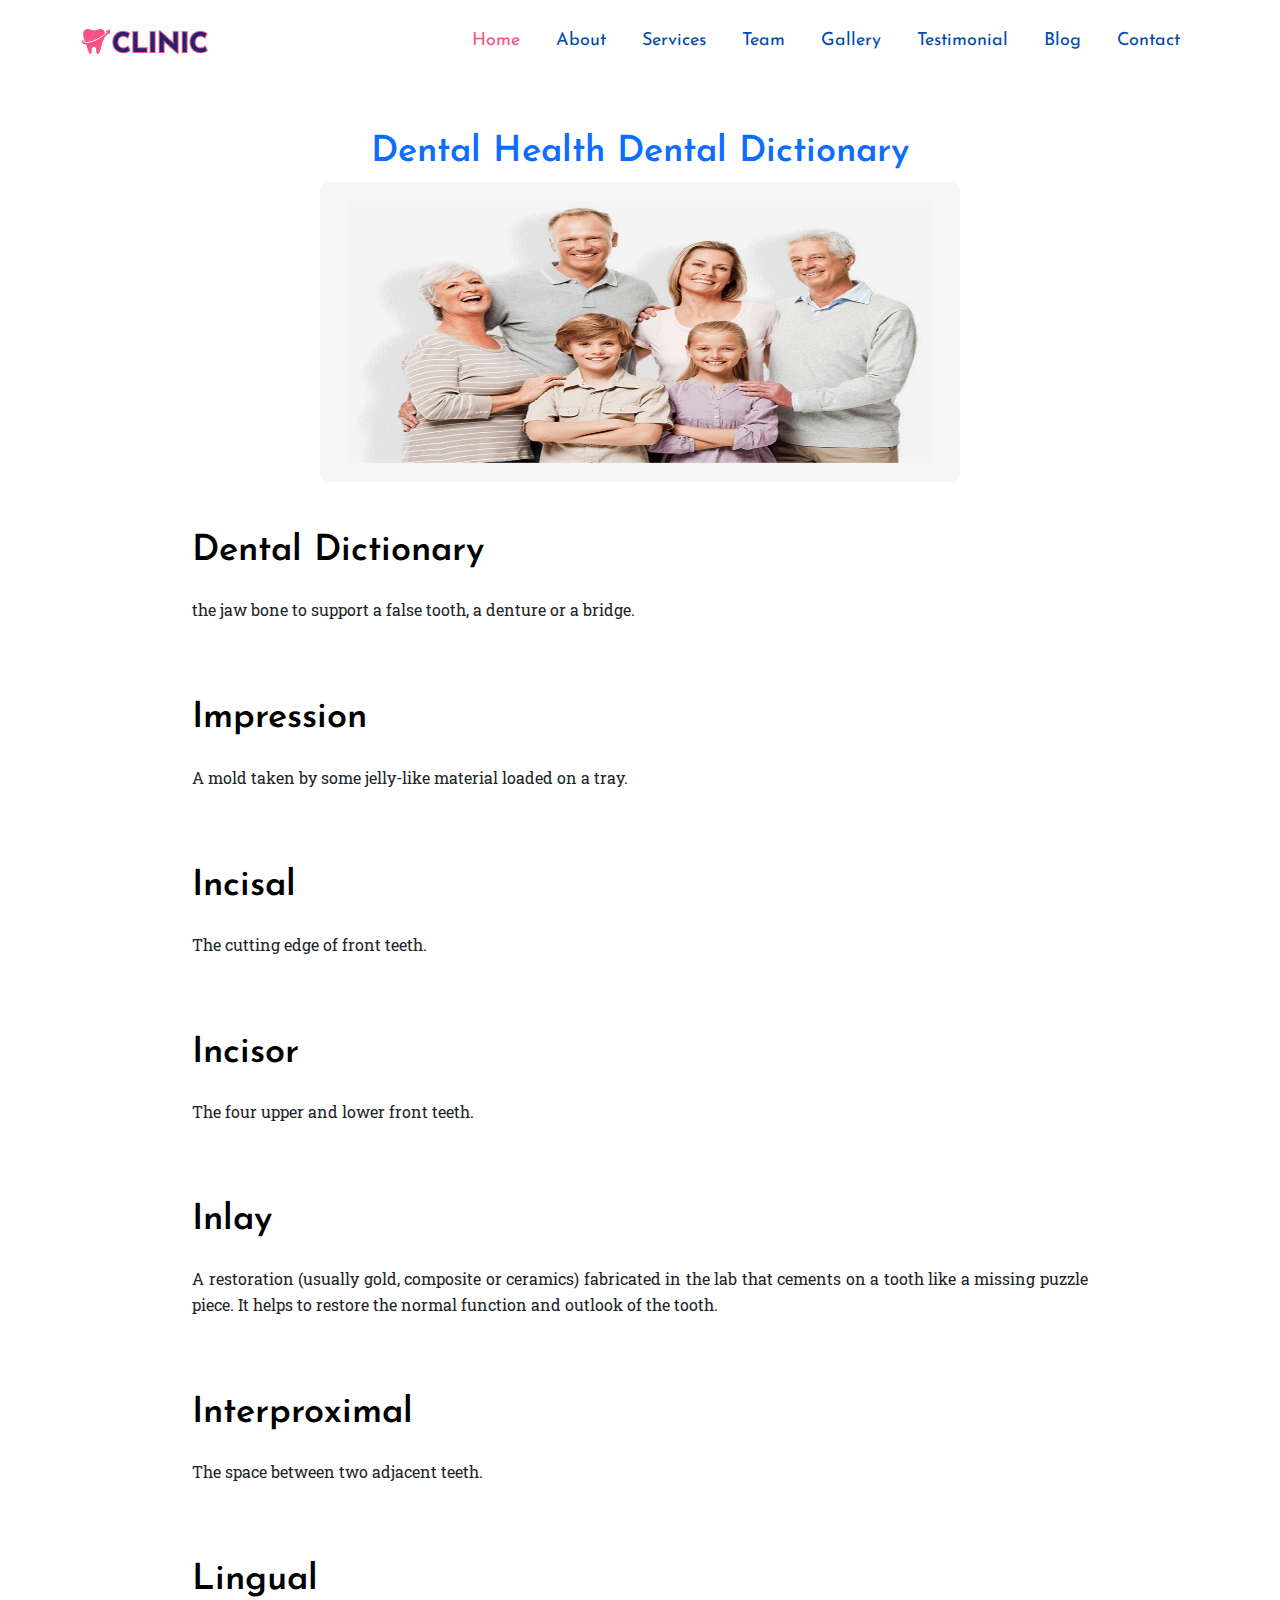
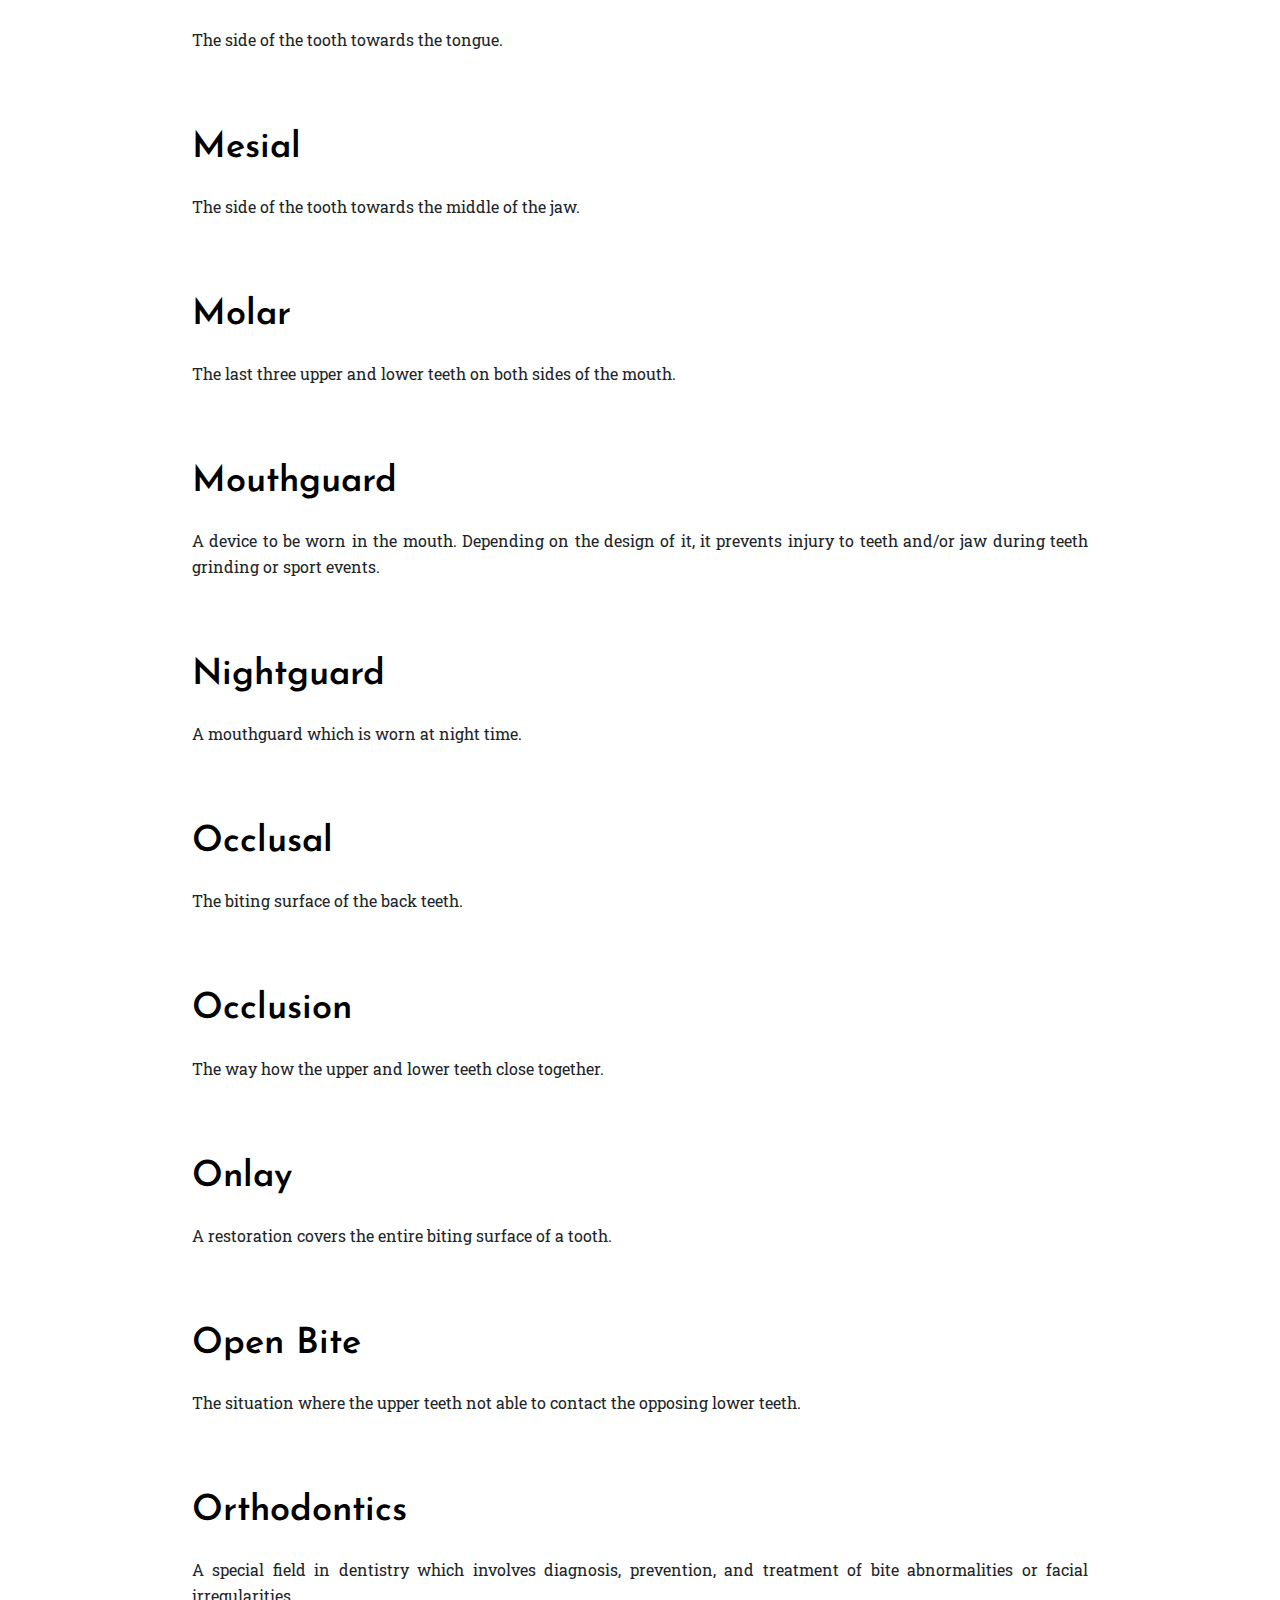
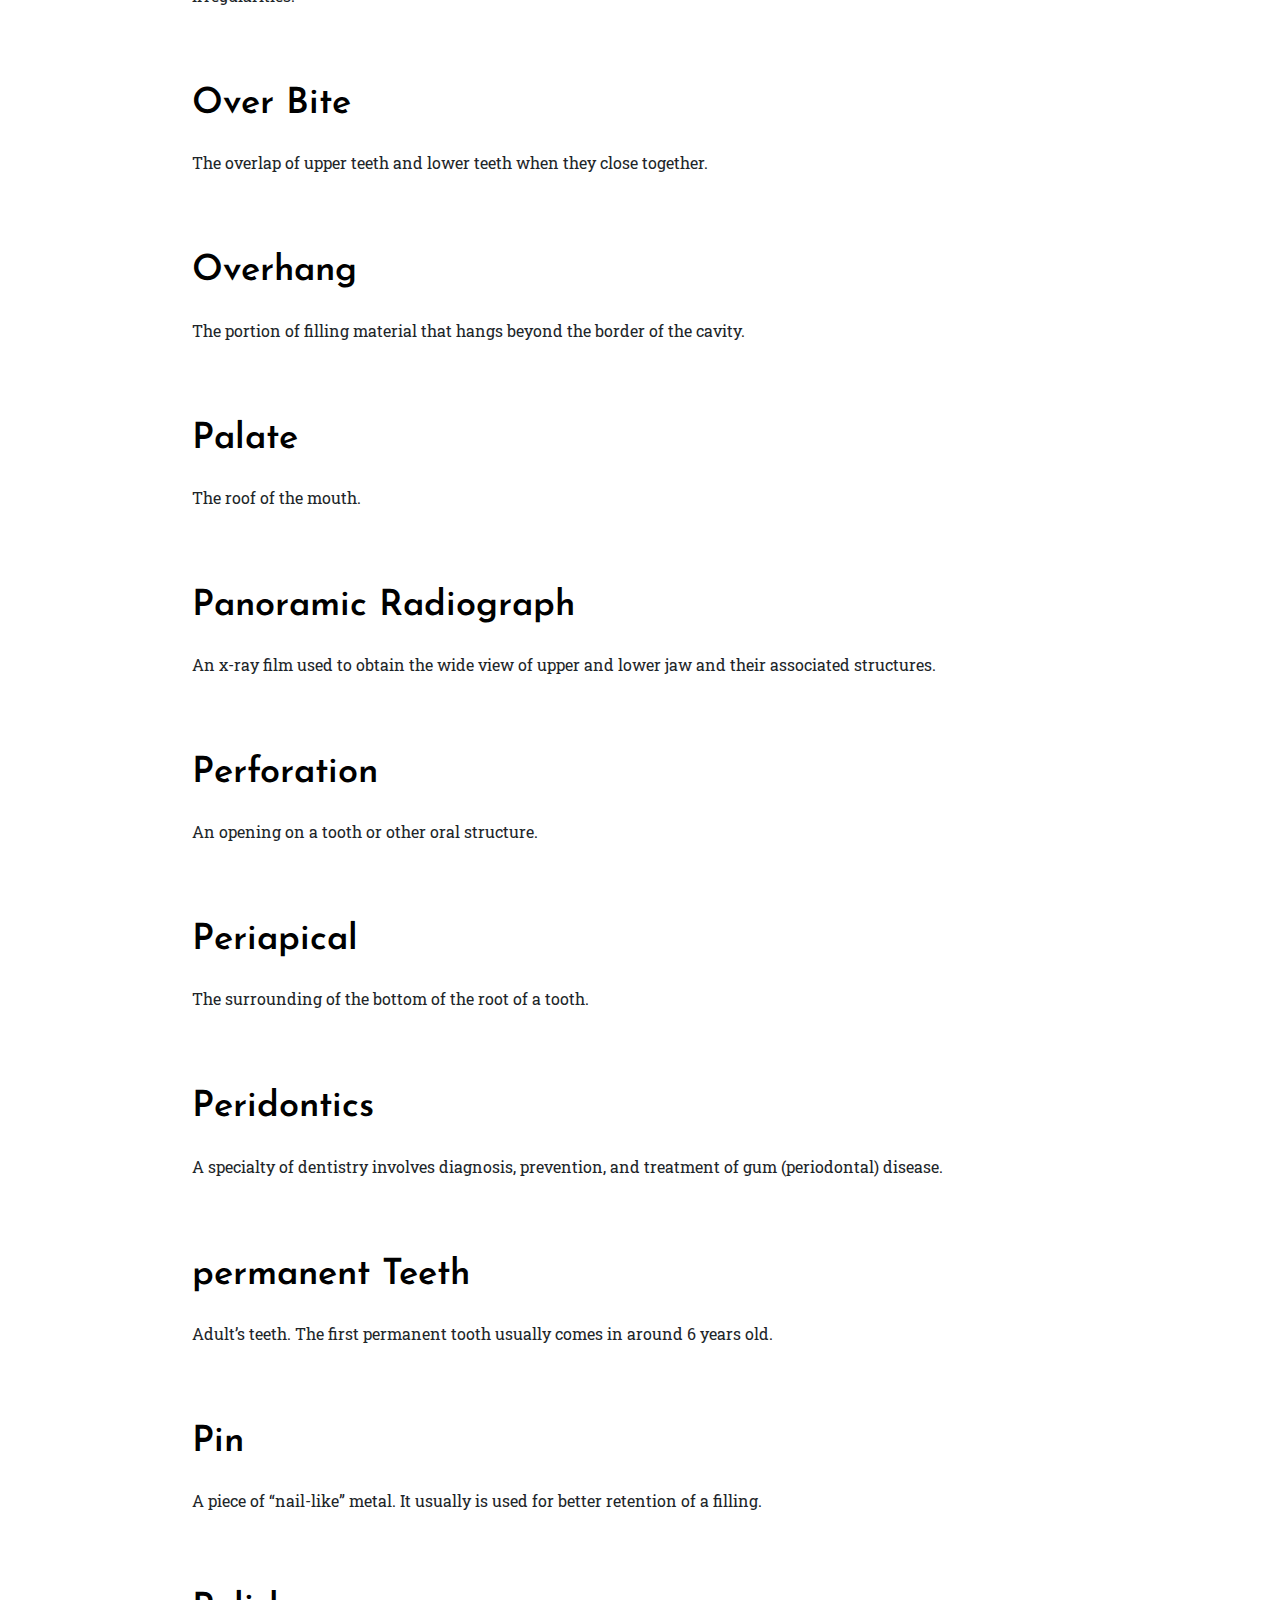
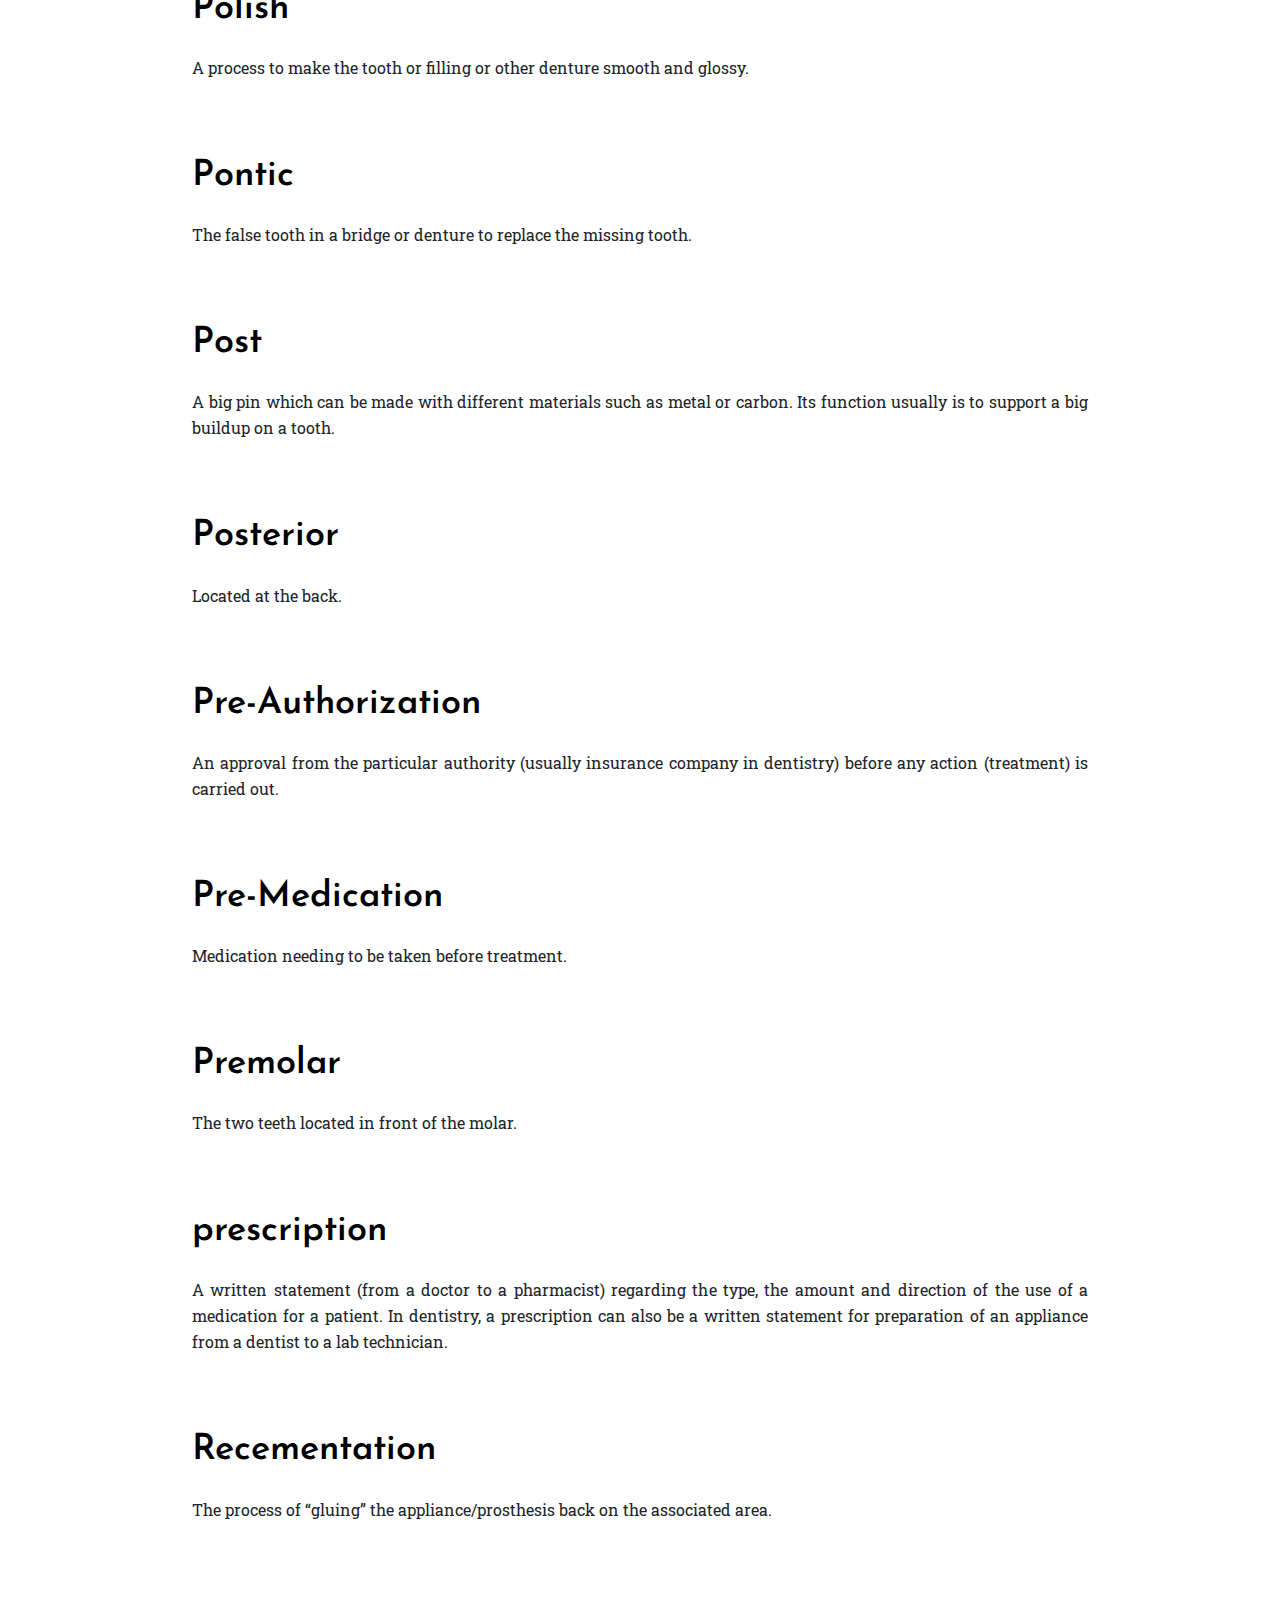
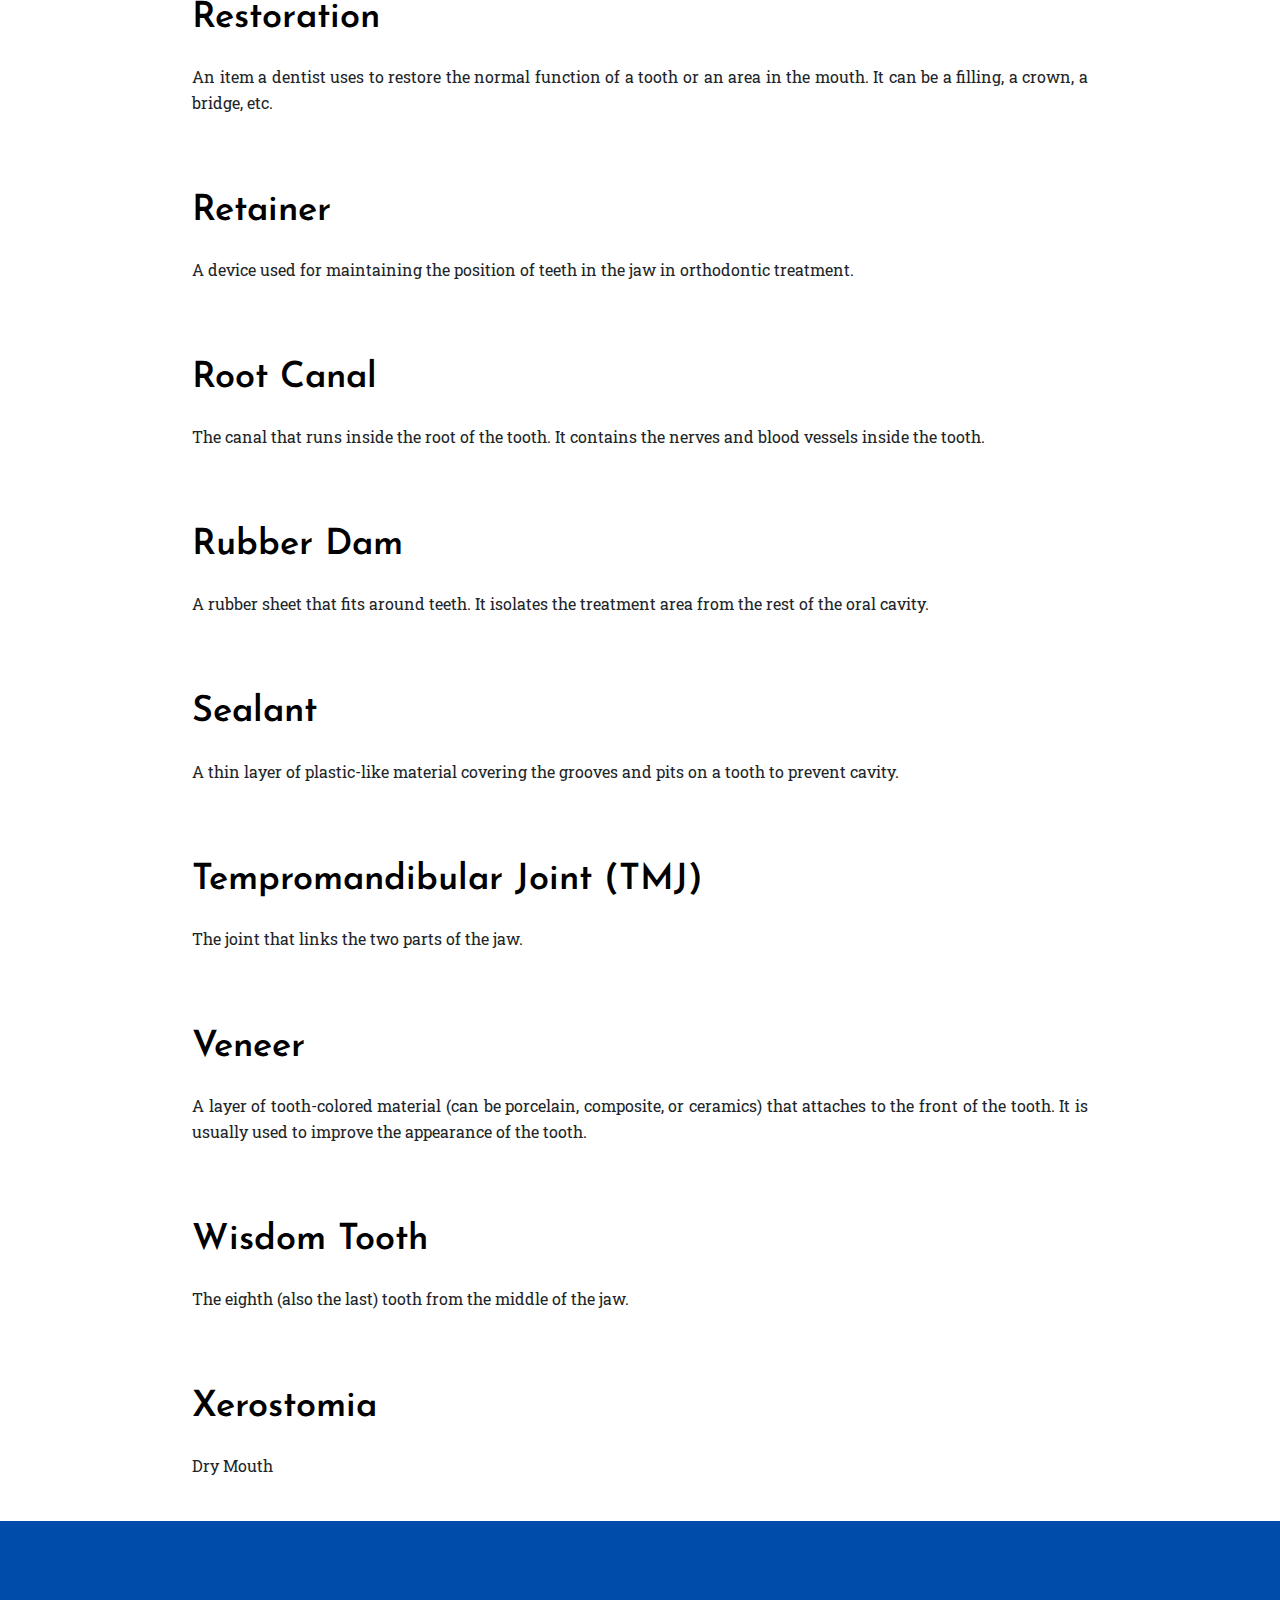
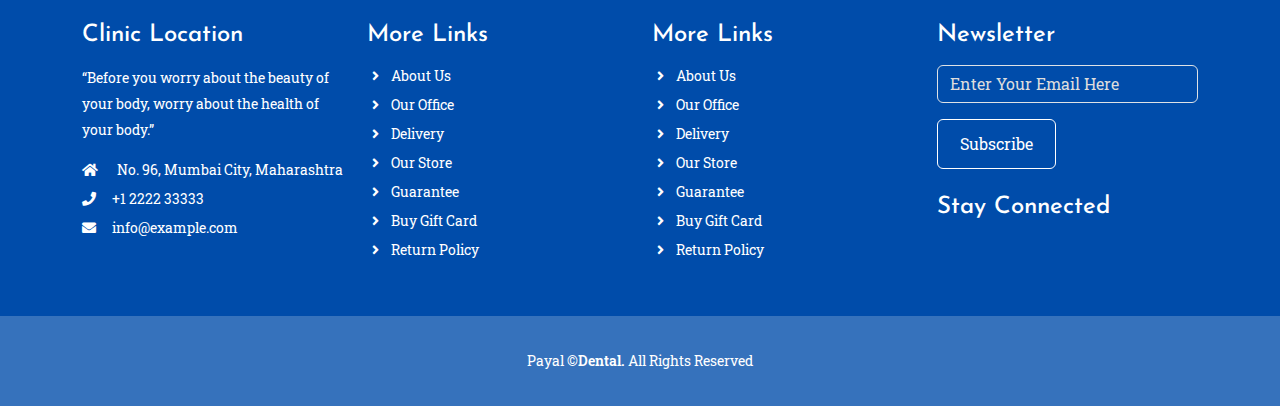
<file: services3.html>
<!DOCTYPE html>
<html lang="en">
<head>
    <meta charset="UTF-8">
    <meta name="viewport" content="width=device-width, initial-scale=1.0">
    <title>Services 3</title>

    <!-- FAVICON -->
    <link rel="icon" type="image/png" href="images/favicon.png">

    <!-- Bootstrap 5 CDN Links -->
    <link rel="stylesheet" href="https://cdnjs.cloudflare.com/ajax/libs/twitter-bootstrap/5.1.0/css/bootstrap.min.css">
    <link rel="stylesheet" href="https://cdnjs.cloudflare.com/ajax/libs/font-awesome/5.15.4/css/all.min.css">


    <link rel="stylesheet" href="css/style.css">
    <link rel="stylesheet" href="css/responsive-style.css">

    <body data-bs-spy="scroll" data-bs-target=".navbar" data-bs-offset="100">
    
        <!-- Navbar section --> 
        <header class="header_wrapper">
            <nav class="navbar navbar-expand-lg">
                <div class="container">
                  <a class="navbar-brand" href="#">
                      <img decoding="async" src="images/logo.png" class="img-fluid" >
                  </a>
                  <button class="navbar-toggler" type="button" data-bs-toggle="collapse" data-bs-target="#navbarNav" aria-controls="navbarNav" aria-expanded="false" aria-label="Toggle navigation">
                    <!-- <span class="navbar-toggler-icon"></span> -->
                    <i class="fas fa-stream navbar-toggler-icon"></i>
                  </button>
                  <div class="collapse navbar-collapse justify-content-end" id="navbarNav">
                    <ul class="navbar-nav  menu-navbar-nav">
                      <li class="nav-item">
                        <a class="nav-link active" aria-current="page" href="#home">Home</a>
                      </li>
                      <li class="nav-item">
                        <a class="nav-link" href="#about">About</a>
                      </li>
                      <li class="nav-item">
                        <a class="nav-link" href="#services">Services</a>
                      </li>
                      <li class="nav-item">
                        <a class="nav-link" href="#team">Team</a>
                      </li>
                      <li class="nav-item">
                        <a class="nav-link" href="#gallery">Gallery</a>
                      </li>
                      <li class="nav-item">
                        <a class="nav-link" href="#testimonial">Testimonial</a>
                      </li>
                      <li class="nav-item">
                        <a class="nav-link" href="#blog">Blog</a>
                      </li>
                      <li class="nav-item mt-3 mt-lg-0">
                        <a class="nav-link" href="#contact">Contact</a>
                      </li>
                    </ul>
                  </div>
                </div>
              </nav>
        </header>
    
        <!-- Navbar section exit -->
        <h3 class="text-center text-primary mt-5">Dental Health Dental Dictionary</h3>
        <img src="images/services/services3.png" height="300px" width="50%" class="rounded-3 mx-auto d-block"/>

        <h3 class="mt-5" style="margin-left:15%;color:black">Dental Dictionary</h3>
        <p class="text-justify text-dark mt-4" style="margin-left:15%;margin-right:15%;text-align:justify;">the jaw bone to support a false tooth, a denture or a bridge.
        <br><br>

        <h3 class="mt-5" style="margin-left:15%;color:black">Impression</h3>
        <p class="text-justify text-dark mt-4" style="margin-left:15%;margin-right:15%;text-align:justify;">A mold taken by some jelly-like material loaded on a tray.
        <br><br>
        <h3 class="mt-5" style="margin-left:15%;color:black">Incisal</h3>
        <p class="text-justify text-dark mt-4" style="margin-left:15%;margin-right:15%;text-align:justify;">The cutting edge of front teeth.
        <br><br>
        <h3 class="mt-5" style="margin-left:15%;color:black">Incisor</h3>
        <p class="text-justify text-dark mt-4" style="margin-left:15%;margin-right:15%;text-align:justify;">The four upper and lower front teeth.
        <br><br>
        <h3 class="mt-5" style="margin-left:15%;color:black">Inlay</h3>
        <p class="text-justify text-dark mt-4" style="margin-left:15%;margin-right:15%;text-align:justify;">A restoration (usually gold, composite or ceramics) fabricated in the lab that cements on a tooth like a missing puzzle piece. It helps to restore the normal function and outlook of the tooth.
        <br><br>
        <h3 class="mt-5" style="margin-left:15%;color:black">Interproximal</h3>
        <p class="text-justify text-dark mt-4" style="margin-left:15%;margin-right:15%;text-align:justify;">The space between two adjacent teeth.
        <br><br>
        <h3 class="mt-5" style="margin-left:15%;color:black">Lingual</h3>
        <p class="text-justify text-dark mt-4" style="margin-left:15%;margin-right:15%;text-align:justify;">The side of the tooth towards the tongue.
        <br><br>
        <h3 class="mt-5" style="margin-left:15%;color:black">Mesial</h3>
        <p class="text-justify text-dark mt-4" style="margin-left:15%;margin-right:15%;text-align:justify;">The side of the tooth towards the middle of the jaw.
        <br><br>
        <h3 class="mt-5" style="margin-left:15%;color:black">Molar</h3>
        <p class="text-justify text-dark mt-4" style="margin-left:15%;margin-right:15%;text-align:justify;">The last three upper and lower teeth on both sides of the mouth.
        <br><br>
        <h3 class="mt-5" style="margin-left:15%;color:black">Mouthguard</h3>
        <p class="text-justify text-dark mt-4" style="margin-left:15%;margin-right:15%;text-align:justify;">A device to be worn in the mouth. Depending on the design of it, it prevents injury to teeth and/or jaw during teeth grinding or sport events.
        <br><br>
        <h3 class="mt-5" style="margin-left:15%;color:black">Nightguard</h3>
        <p class="text-justify text-dark mt-4" style="margin-left:15%;margin-right:15%;text-align:justify;">A mouthguard which is worn at night time.
        <br><br>
        <h3 class="mt-5" style="margin-left:15%;color:black">Occlusal</h3>
        <p class="text-justify text-dark mt-4" style="margin-left:15%;margin-right:15%;text-align:justify;">The biting surface of the back teeth.
        <br><br>
        <h3 class="mt-5" style="margin-left:15%;color:black">Occlusion</h3>
        <p class="text-justify text-dark mt-4" style="margin-left:15%;margin-right:15%;text-align:justify;">The way how the upper and lower teeth close together.
        <br><br>
        <h3 class="mt-5" style="margin-left:15%;color:black">Onlay</h3>
        <p class="text-justify text-dark mt-4" style="margin-left:15%;margin-right:15%;text-align:justify;">A restoration covers the entire biting surface of a tooth.
        <br><br>
        <h3 class="mt-5" style="margin-left:15%;color:black">Open Bite</h3>
        <p class="text-justify text-dark mt-4" style="margin-left:15%;margin-right:15%;text-align:justify;">The situation where the upper teeth not able to contact the opposing lower teeth.
        <br><br>
        <h3 class="mt-5" style="margin-left:15%;color:black">Orthodontics</h3>
        <p class="text-justify text-dark mt-4" style="margin-left:15%;margin-right:15%;text-align:justify;">A special field in dentistry which involves diagnosis, prevention, and treatment of bite abnormalities or facial irregularities.
        <br><br>
        <h3 class="mt-5" style="margin-left:15%;color:black">Over Bite</h3>
        <p class="text-justify text-dark mt-4" style="margin-left:15%;margin-right:15%;text-align:justify;">The overlap of upper teeth and lower teeth when they close together.
        <br><br>
        <h3 class="mt-5" style="margin-left:15%;color:black">Overhang</h3>
        <p class="text-justify text-dark mt-4" style="margin-left:15%;margin-right:15%;text-align:justify;">The portion of filling material that hangs beyond the border of the cavity.
        <br><br>
        <h3 class="mt-5" style="margin-left:15%;color:black">Palate</h3>
        <p class="text-justify text-dark mt-4" style="margin-left:15%;margin-right:15%;text-align:justify;">The roof of the mouth.
        <br><br>
        <h3 class="mt-5" style="margin-left:15%;color:black">Panoramic Radiograph</h3>
        <p class="text-justify text-dark mt-4" style="margin-left:15%;margin-right:15%;text-align:justify;">An x-ray film used to obtain the wide view of upper and lower jaw and their associated structures.
        <br><br>
        <h3 class="mt-5" style="margin-left:15%;color:black">Perforation</h3>
        <p class="text-justify text-dark mt-4" style="margin-left:15%;margin-right:15%;text-align:justify;">An opening on a tooth or other oral structure.
        <br><br>
        <h3 class="mt-5" style="margin-left:15%;color:black">Periapical</h3>
        <p class="text-justify text-dark mt-4" style="margin-left:15%;margin-right:15%;text-align:justify;">The surrounding of the bottom of the root of a tooth.
        <br><br>
        <h3 class="mt-5" style="margin-left:15%;color:black">Peridontics</h3>
        <p class="text-justify text-dark mt-4" style="margin-left:15%;margin-right:15%;text-align:justify;">A specialty of dentistry involves diagnosis, prevention, and treatment of gum (periodontal) disease.
        <br><br>
        <h3 class="mt-5" style="margin-left:15%;color:black">permanent Teeth</h3>
        <p class="text-justify text-dark mt-4" style="margin-left:15%;margin-right:15%;text-align:justify;">Adult’s teeth. The first permanent tooth usually comes in around 6 years old.
        <br><br>
        <h3 class="mt-5" style="margin-left:15%;color:black">Pin</h3>
        <p class="text-justify text-dark mt-4" style="margin-left:15%;margin-right:15%;text-align:justify;">A piece of “nail-like” metal. It usually is used for better retention of a filling.
        <br><br>
        <h3 class="mt-5" style="margin-left:15%;color:black">Polish</h3>
        <p class="text-justify text-dark mt-4" style="margin-left:15%;margin-right:15%;text-align:justify;">A process to make the tooth or filling or other denture smooth and glossy.
        <br><br>
        <h3 class="mt-5" style="margin-left:15%;color:black">Pontic</h3>
        <p class="text-justify text-dark mt-4" style="margin-left:15%;margin-right:15%;text-align:justify;">The false tooth in a bridge or denture to replace the missing tooth.
        <br><br>
        <h3 class="mt-5" style="margin-left:15%;color:black">Post</h3>
        <p class="text-justify text-dark mt-4" style="margin-left:15%;margin-right:15%;text-align:justify;">A big pin which can be made with different materials such as metal or carbon. Its function usually is to support a big buildup on a tooth.
        <br><br>
        <h3 class="mt-5" style="margin-left:15%;color:black">Posterior</h3>
        <p class="text-justify text-dark mt-4" style="margin-left:15%;margin-right:15%;text-align:justify;">Located at the back.
        <br><br>
        <h3 class="mt-5" style="margin-left:15%;color:black">Pre-Authorization</h3>
        <p class="text-justify text-dark mt-4" style="margin-left:15%;margin-right:15%;text-align:justify;">An approval from the particular authority (usually insurance company in dentistry) before any action (treatment) is carried out.
        <br><br>
        <h3 class="mt-5" style="margin-left:15%;color:black">Pre-Medication</h3>
        <p class="text-justify text-dark mt-4" style="margin-left:15%;margin-right:15%;text-align:justify;">Medication needing to be taken before treatment.
        <br><br>
        <h3 class="mt-5" style="margin-left:15%;color:black">Premolar</h3>
        <p class="text-justify text-dark mt-4" style="margin-left:15%;margin-right:15%;text-align:justify;">The two teeth located in front of the molar.
        <br><br>
        <h3 class="mt-5" style="margin-left:15%;color:black">prescription</h3>
        <p class="text-justify text-dark mt-4" style="margin-left:15%;margin-right:15%;text-align:justify;">A written statement (from a doctor to a pharmacist) regarding the type, the amount and direction of the use of a medication for a patient. In dentistry, a prescription can also be a written statement for preparation of an appliance from a dentist to a lab technician.
        <br><br>
        <h3 class="mt-5" style="margin-left:15%;color:black">Recementation</h3>
        <p class="text-justify text-dark mt-4" style="margin-left:15%;margin-right:15%;text-align:justify;">The process of “gluing” the appliance/prosthesis back on the associated area.
        <br><br>
        <h3 class="mt-5" style="margin-left:15%;color:black">Restoration</h3>
        <p class="text-justify text-dark mt-4" style="margin-left:15%;margin-right:15%;text-align:justify;">An item a dentist uses to restore the normal function of a tooth or an area in the mouth. It can be a filling, a crown, a bridge, etc.
        <br><br>
        <h3 class="mt-5" style="margin-left:15%;color:black">Retainer</h3>
        <p class="text-justify text-dark mt-4" style="margin-left:15%;margin-right:15%;text-align:justify;">A device used for maintaining the position of teeth in the jaw in orthodontic treatment.
        <br><br>
        <h3 class="mt-5" style="margin-left:15%;color:black">Root Canal</h3>
        <p class="text-justify text-dark mt-4" style="margin-left:15%;margin-right:15%;text-align:justify;">The canal that runs inside the root of the tooth. It contains the nerves and blood vessels inside the tooth.
        <br><br>
        <h3 class="mt-5" style="margin-left:15%;color:black">Rubber Dam</h3>
        <p class="text-justify text-dark mt-4" style="margin-left:15%;margin-right:15%;text-align:justify;">A rubber sheet that fits around teeth. It isolates the treatment area from the rest of the oral cavity.
        <br><br>
        <h3 class="mt-5" style="margin-left:15%;color:black">Sealant</h3>
        <p class="text-justify text-dark mt-4" style="margin-left:15%;margin-right:15%;text-align:justify;">A thin layer of plastic-like material covering the grooves and pits on a tooth to prevent cavity.
        <br><br>
        <h3 class="mt-5" style="margin-left:15%;color:black">Tempromandibular Joint (TMJ)</h3>
        <p class="text-justify text-dark mt-4" style="margin-left:15%;margin-right:15%;text-align:justify;">The joint that links the two parts of the jaw.
        <br><br>
        <h3 class="mt-5" style="margin-left:15%;color:black">Veneer</h3>
        <p class="text-justify text-dark mt-4" style="margin-left:15%;margin-right:15%;text-align:justify;">A layer of tooth-colored material (can be porcelain, composite, or ceramics) that attaches to the front of the tooth. It is usually used to improve the appearance of the tooth.
        <br><br>
        <h3 class="mt-5" style="margin-left:15%;color:black">Wisdom Tooth</h3>
        <p class="text-justify text-dark mt-4" style="margin-left:15%;margin-right:15%;text-align:justify;">The eighth (also the last) tooth from the middle of the jaw.
        <br><br>
        <h3 class="mt-5" style="margin-left:15%;color:black">Xerostomia</h3>
        <p class="text-justify text-dark mt-4" style="margin-left:15%;margin-right:15%;text-align:justify;">Dry Mouth
        <br><br>
        
        <!-- Footer section --> 
    <section id="contact" class="footer_wrapper wrapper">
      <div class="container pb-3">
          <div class="row">
              <div class="col-lg-3 col-md-6 mb-4">
                  <h5>Clinic Location</h5>
                  <p class="ps-0">“Before you worry about the beauty of your body, worry about the health of your body.”</p>
                  <div class="contact-info">
                      <ul class="list-unstyled p-0">
                          <li><a href="#"><i class="fa fa-home me-3"></i> No. 96, Mumbai City, Maharashtra</a></li>
                          <li><a href="#"><i class="fa fa-phone me-3"></i>+1 2222 33333</a></li>
                          <li><a href="#"><i class="fa fa-envelope me-3"></i>info@example.com</a></li>
                      </ul>
                  </div>
              </div>
              <div class="col-lg-3 col-md-6 mb-4">
                  <h5>More Links</h5>
                  <ul class="link-widget p-0">
                      <li><a href="#">About Us</a></li>
                      <li><a href="#">Our Office</a></li>
                      <li><a href="#">Delivery</a></li>
                      <li><a href="#">Our Store</a></li>
                      <li><a href="#">Guarantee</a></li>
                      <li><a href="#">Buy Gift Card</a></li>
                      <li><a href="#">Return Policy</a></li>
                  </ul>
              </div>
              <div class="col-lg-3 col-md-6 mb-4">
                  <h5>More Links</h5>
                  <ul class="link-widget p-0">
                      <li><a href="#">About Us</a></li>
                      <li><a href="#">Our Office</a></li>
                      <li><a href="#">Delivery</a></li>
                      <li><a href="#">Our Store</a></li>
                      <li><a href="#">Guarantee</a></li>
                      <li><a href="#">Buy Gift Card</a></li>
                      <li><a href="#">Return Policy</a></li>
                  </ul>
              </div>

              <div class="col-lg-3 col-md-6 mb-4">
                  <h5>Newsletter</h5>
                  <div class="form-group mb-4">
                      <input type="email" class="form-control bg-transparent" placeholder="Enter Your Email Here">
                      <button type="submit" class="main-btn rounded-2 mt-3 border-white text-white">Subscribe</button>
                  </div>
                  <h5>Stay Connected</h5>
                   </div>
          </div>
      </div>
      <div class="container-fluid copyright-section">
          <p class="p-0">Payal <a href="#">©Dental.</a> All Rights Reserved</p>
      </div>
  </section>

  <!-- Footer section exit -->

</head>
 <!-- Bootstrap 5 JS CDN Links -->
 <script src="https://cdnjs.cloudflare.com/ajax/libs/popper.js/2.9.2/umd/popper.min.js"></script>
 <script src="https://cdnjs.cloudflare.com/ajax/libs/twitter-bootstrap/5.1.0/js/bootstrap.min.js"></script>

 <!-- Custom Js Link -->
 <script src="js/main.js"></script>
</body>
</html>
</file>
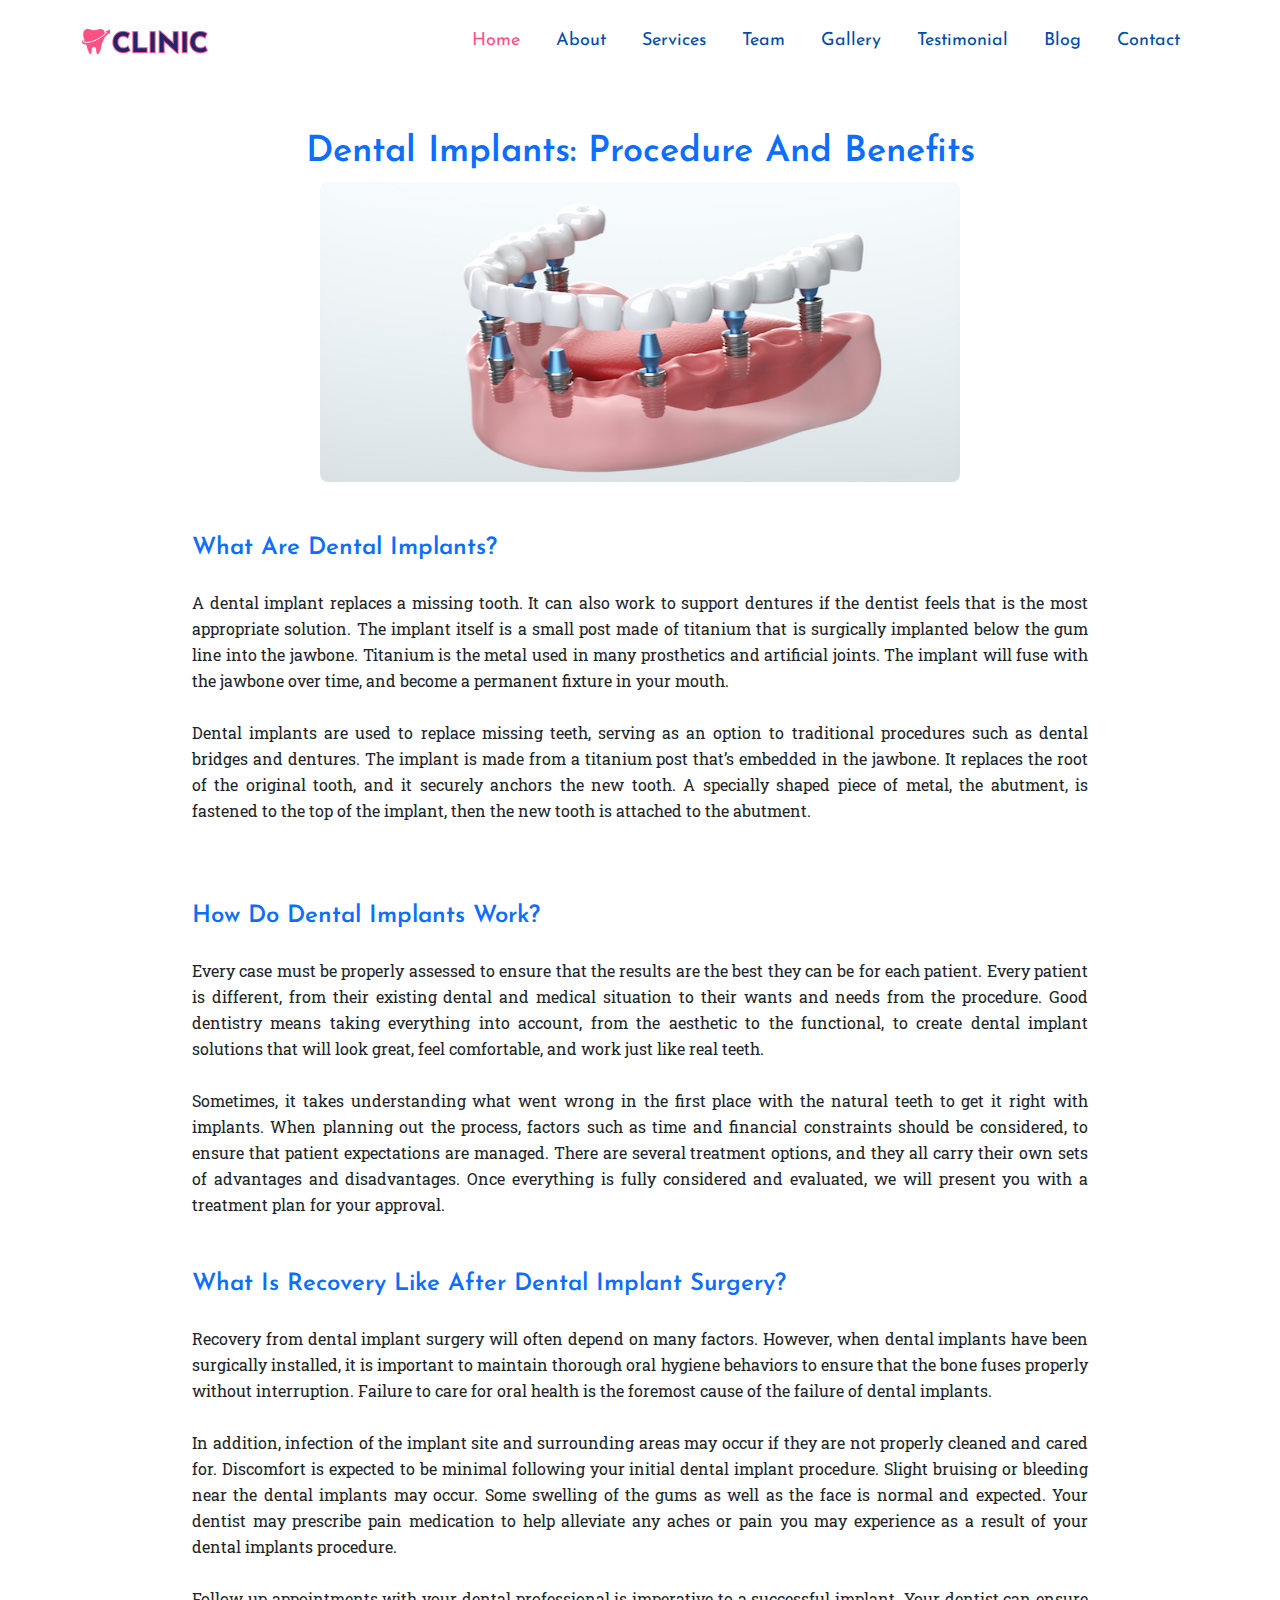
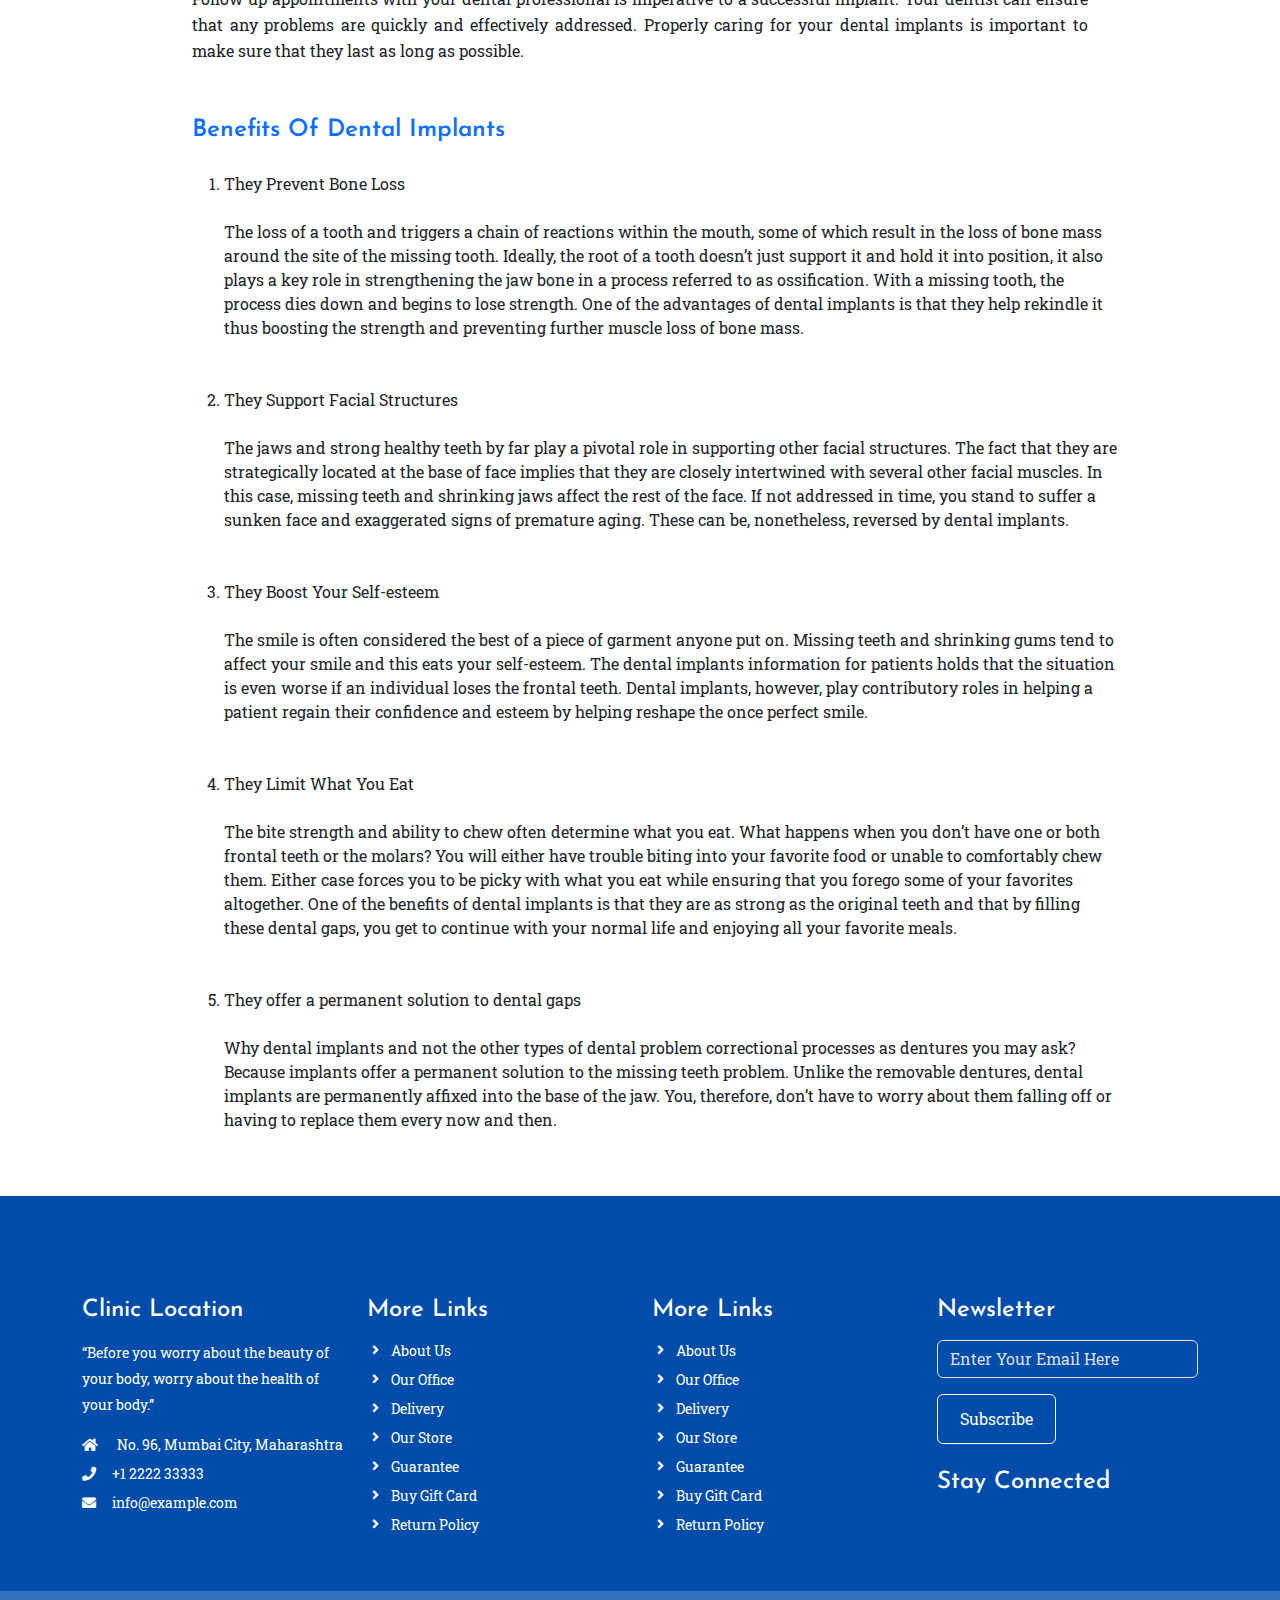
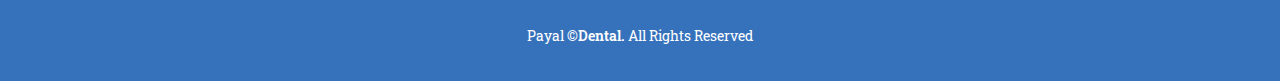
<file: services4.html>
<!DOCTYPE html>
<html lang="en">
<head>
    <meta charset="UTF-8">
    <meta name="viewport" content="width=device-width, initial-scale=1.0">
    <title>Services 4</title>

    <!-- FAVICON -->
    <link rel="icon" type="image/png" href="images/favicon.png">

    <!-- Bootstrap 5 CDN Links -->
    <link rel="stylesheet" href="https://cdnjs.cloudflare.com/ajax/libs/twitter-bootstrap/5.1.0/css/bootstrap.min.css">
    <link rel="stylesheet" href="https://cdnjs.cloudflare.com/ajax/libs/font-awesome/5.15.4/css/all.min.css">


    <link rel="stylesheet" href="css/style.css">
    <link rel="stylesheet" href="css/responsive-style.css">

    <body data-bs-spy="scroll" data-bs-target=".navbar" data-bs-offset="100">
    
        <!-- Navbar section --> 
        <header class="header_wrapper">
            <nav class="navbar navbar-expand-lg">
                <div class="container">
                  <a class="navbar-brand" href="#">
                      <img decoding="async" src="images/logo.png" class="img-fluid" >
                  </a>
                  <button class="navbar-toggler" type="button" data-bs-toggle="collapse" data-bs-target="#navbarNav" aria-controls="navbarNav" aria-expanded="false" aria-label="Toggle navigation">
                    <!-- <span class="navbar-toggler-icon"></span> -->
                    <i class="fas fa-stream navbar-toggler-icon"></i>
                  </button>
                  <div class="collapse navbar-collapse justify-content-end" id="navbarNav">
                    <ul class="navbar-nav  menu-navbar-nav">
                      <li class="nav-item">
                        <a class="nav-link active" aria-current="page" href="#home">Home</a>
                      </li>
                      <li class="nav-item">
                        <a class="nav-link" href="#about">About</a>
                      </li>
                      <li class="nav-item">
                        <a class="nav-link" href="#services">Services</a>
                      </li>
                      <li class="nav-item">
                        <a class="nav-link" href="#team">Team</a>
                      </li>
                      <li class="nav-item">
                        <a class="nav-link" href="#gallery">Gallery</a>
                      </li>
                      <li class="nav-item">
                        <a class="nav-link" href="#testimonial">Testimonial</a>
                      </li>
                      <li class="nav-item">
                        <a class="nav-link" href="#blog">Blog</a>
                      </li>
                      <li class="nav-item mt-3 mt-lg-0">
                        <a class="nav-link" href="#contact">Contact</a>
                      </li>
                    </ul>
                  </div>
                </div>
              </nav>
        </header>
    
        <!-- Navbar section exit -->
        <h3 class="text-center text-primary mt-5">Dental Implants: Procedure And Benefits</h3>
        <img src="images/services/services4.jpg" height="300px" width="50%" class="rounded-3 mx-auto d-block"/>

        <h4 class="text-primary mt-5" style="margin-left:15%;">What Are Dental Implants?</h4>
            <p class="text-justify text-dark mt-4" style="margin-left:15%;margin-right:15%;text-align:justify;">A dental implant replaces a missing tooth. It can also work to support dentures if the dentist feels that is the most appropriate solution. The implant itself is a small post made of titanium that is surgically implanted below the gum line into the jawbone. Titanium is the metal used in many prosthetics and artificial joints. The implant will fuse with the jawbone over time, and become a permanent fixture in your mouth.
            <br><br>
            Dental implants are used to replace missing teeth, serving as an option to traditional procedures such as dental bridges and dentures. The implant is made from a titanium post that’s embedded in the jawbone. It replaces the root of the original tooth, and it securely anchors the new tooth. A specially shaped piece of metal, the abutment, is fastened to the top of the implant, then the new tooth is attached to the abutment.
            <br><br>

          <h4 style="margin-left:15%;" class="text-primary mt-5">How Do Dental Implants Work?</h4>
              <p class="text-justify text-dark mt-4" style="margin-left:15%;margin-right:15%;text-align:justify;">Every case must be properly assessed to ensure that the results are the best they can be for each patient. Every patient is different, from their existing dental and medical situation to their wants and needs from the procedure. Good dentistry means taking everything into account, from the aesthetic to the functional, to create dental implant solutions that will look great, feel comfortable, and work just like real teeth. 
                <br><br>
                Sometimes, it takes understanding what went wrong in the first place with the natural teeth to get it right with implants. When planning out the process, factors such as time and financial constraints should be considered, to ensure that patient expectations are managed. There are several treatment options, and they all carry their own sets of advantages and disadvantages. Once everything is fully considered and evaluated, we will present you with a treatment plan for your approval.
                </p>

                <h4 style="margin-left:15%;" class="text-primary mt-5">What Is Recovery Like After Dental Implant Surgery?</h4>
                <p class="text-justify text-dark mt-4" style="margin-left:15%;margin-right:15%;text-align:justify;">
                    Recovery from dental implant surgery will often depend on many factors. However, when dental implants have been surgically installed, it is important to maintain thorough oral hygiene behaviors to ensure that the bone fuses properly without interruption. Failure to care for oral health is the foremost cause of the failure of dental implants.
                    <br><br>
                    In addition, infection of the implant site and surrounding areas may occur if they are not properly cleaned and cared for. Discomfort is expected to be minimal following your initial dental implant procedure. Slight bruising or bleeding near the dental implants may occur. Some swelling of the gums as well as the face is normal and expected. Your dentist may prescribe pain medication to help alleviate any aches or pain you may experience as a result of your dental implants procedure.
                    <br><br>
                    Follow up appointments with your dental professional is imperative to a successful implant. Your dentist can ensure that any problems are quickly and effectively addressed. Properly caring for your dental implants is important to make sure that they last as long as possible.                    
                </p>

                  <h4 style="margin-left:15%;" class="text-primary mt-5">Benefits Of Dental Implants</h4>
                  <p class="text-justify text-dark mt-4" style="margin-left:15%;margin-right:15%;text-align:justify;">
                        <ol type="1" style="margin-left:15%;">
                            <li style="margin-right:15%;">They Prevent Bone Loss<br><br>The loss of a tooth and triggers a chain of reactions within the mouth, some of which result in the loss of bone mass around the site of the missing tooth. Ideally, the root of a tooth doesn’t just support it and hold it into position, it also plays a key role in strengthening the jaw bone in a process referred to as ossification. With a missing tooth, the process dies down and begins to lose strength. One of the advantages of dental implants is that they help rekindle it thus boosting the strength and preventing further muscle loss of bone mass.
                            </li>  <br><br>
                            <li style="margin-right:15%;">They Support Facial Structures <br><br>The jaws and strong healthy teeth by far play a pivotal role in supporting other facial structures. The fact that they are strategically located at the base of face implies that they are closely intertwined with several other facial muscles. In this case, missing teeth and shrinking jaws affect the rest of the face. If not addressed in time, you stand to suffer a sunken face and exaggerated signs of premature aging. These can be, nonetheless, reversed by dental implants.
                            </li>   <br><br>
                            <li style="margin-right:15%;">They Boost Your Self-esteem<br><br>The smile is often considered the best of a piece of garment anyone put on. Missing teeth and shrinking gums tend to affect your smile and this eats your self-esteem. The dental implants information for patients holds that the situation is even worse if an individual loses the frontal teeth. Dental implants, however, play contributory roles in helping a patient regain their confidence and esteem by helping reshape the once perfect smile.
                            </li>   <br><br>
                            <li style="margin-right:15%;">They Limit What You Eat<br><br>The bite strength and ability to chew often determine what you eat. What happens when you don’t have one or both frontal teeth or the molars? You will either have trouble biting into your favorite food or unable to comfortably chew them. Either case forces you to be picky with what you eat while ensuring that you forego some of your favorites altogether. One of the benefits of dental implants is that they are as strong as the original teeth and that by filling these dental gaps, you get to continue with your normal life and enjoying all your favorite meals.
                            </li>  <br><br>
                             <li style="margin-right:15%;">They offer a permanent solution to dental gaps<br><br>Why dental implants and not the other types of dental problem correctional processes as dentures you may ask? Because implants offer a permanent solution to the missing teeth problem. Unlike the removable dentures, dental implants are permanently affixed into the base of the jaw. You, therefore, don’t have to worry about them falling off or having to replace them every now and then.
                            </li>
                           
                        </ol>
                    </p>
                    <br><br>
    
            <!-- Footer section --> 
    <section id="contact" class="footer_wrapper wrapper">
      <div class="container pb-3">
          <div class="row">
              <div class="col-lg-3 col-md-6 mb-4">
                  <h5>Clinic Location</h5>
                  <p class="ps-0">“Before you worry about the beauty of your body, worry about the health of your body.”</p>
                  <div class="contact-info">
                      <ul class="list-unstyled p-0">
                          <li><a href="#"><i class="fa fa-home me-3"></i> No. 96, Mumbai City, Maharashtra</a></li>
                          <li><a href="#"><i class="fa fa-phone me-3"></i>+1 2222 33333</a></li>
                          <li><a href="#"><i class="fa fa-envelope me-3"></i>info@example.com</a></li>
                      </ul>
                  </div>
              </div>
              <div class="col-lg-3 col-md-6 mb-4">
                  <h5>More Links</h5>
                  <ul class="link-widget p-0">
                      <li><a href="#">About Us</a></li>
                      <li><a href="#">Our Office</a></li>
                      <li><a href="#">Delivery</a></li>
                      <li><a href="#">Our Store</a></li>
                      <li><a href="#">Guarantee</a></li>
                      <li><a href="#">Buy Gift Card</a></li>
                      <li><a href="#">Return Policy</a></li>
                  </ul>
              </div>
              <div class="col-lg-3 col-md-6 mb-4">
                  <h5>More Links</h5>
                  <ul class="link-widget p-0">
                      <li><a href="#">About Us</a></li>
                      <li><a href="#">Our Office</a></li>
                      <li><a href="#">Delivery</a></li>
                      <li><a href="#">Our Store</a></li>
                      <li><a href="#">Guarantee</a></li>
                      <li><a href="#">Buy Gift Card</a></li>
                      <li><a href="#">Return Policy</a></li>
                  </ul>
              </div>

              <div class="col-lg-3 col-md-6 mb-4">
                  <h5>Newsletter</h5>
                  <div class="form-group mb-4">
                      <input type="email" class="form-control bg-transparent" placeholder="Enter Your Email Here">
                      <button type="submit" class="main-btn rounded-2 mt-3 border-white text-white">Subscribe</button>
                  </div>
                  <h5>Stay Connected</h5>
                   </div>
          </div>
      </div>
      <div class="container-fluid copyright-section">
          <p class="p-0">Payal <a href="#">©Dental.</a> All Rights Reserved</p>
      </div>
  </section>

  <!-- Footer section exit -->

</head>
 <!-- Bootstrap 5 JS CDN Links -->
 <script src="https://cdnjs.cloudflare.com/ajax/libs/popper.js/2.9.2/umd/popper.min.js"></script>
 <script src="https://cdnjs.cloudflare.com/ajax/libs/twitter-bootstrap/5.1.0/js/bootstrap.min.js"></script>

 <!-- Custom Js Link -->
 <script src="js/main.js"></script>
</body>
</html>
</file>
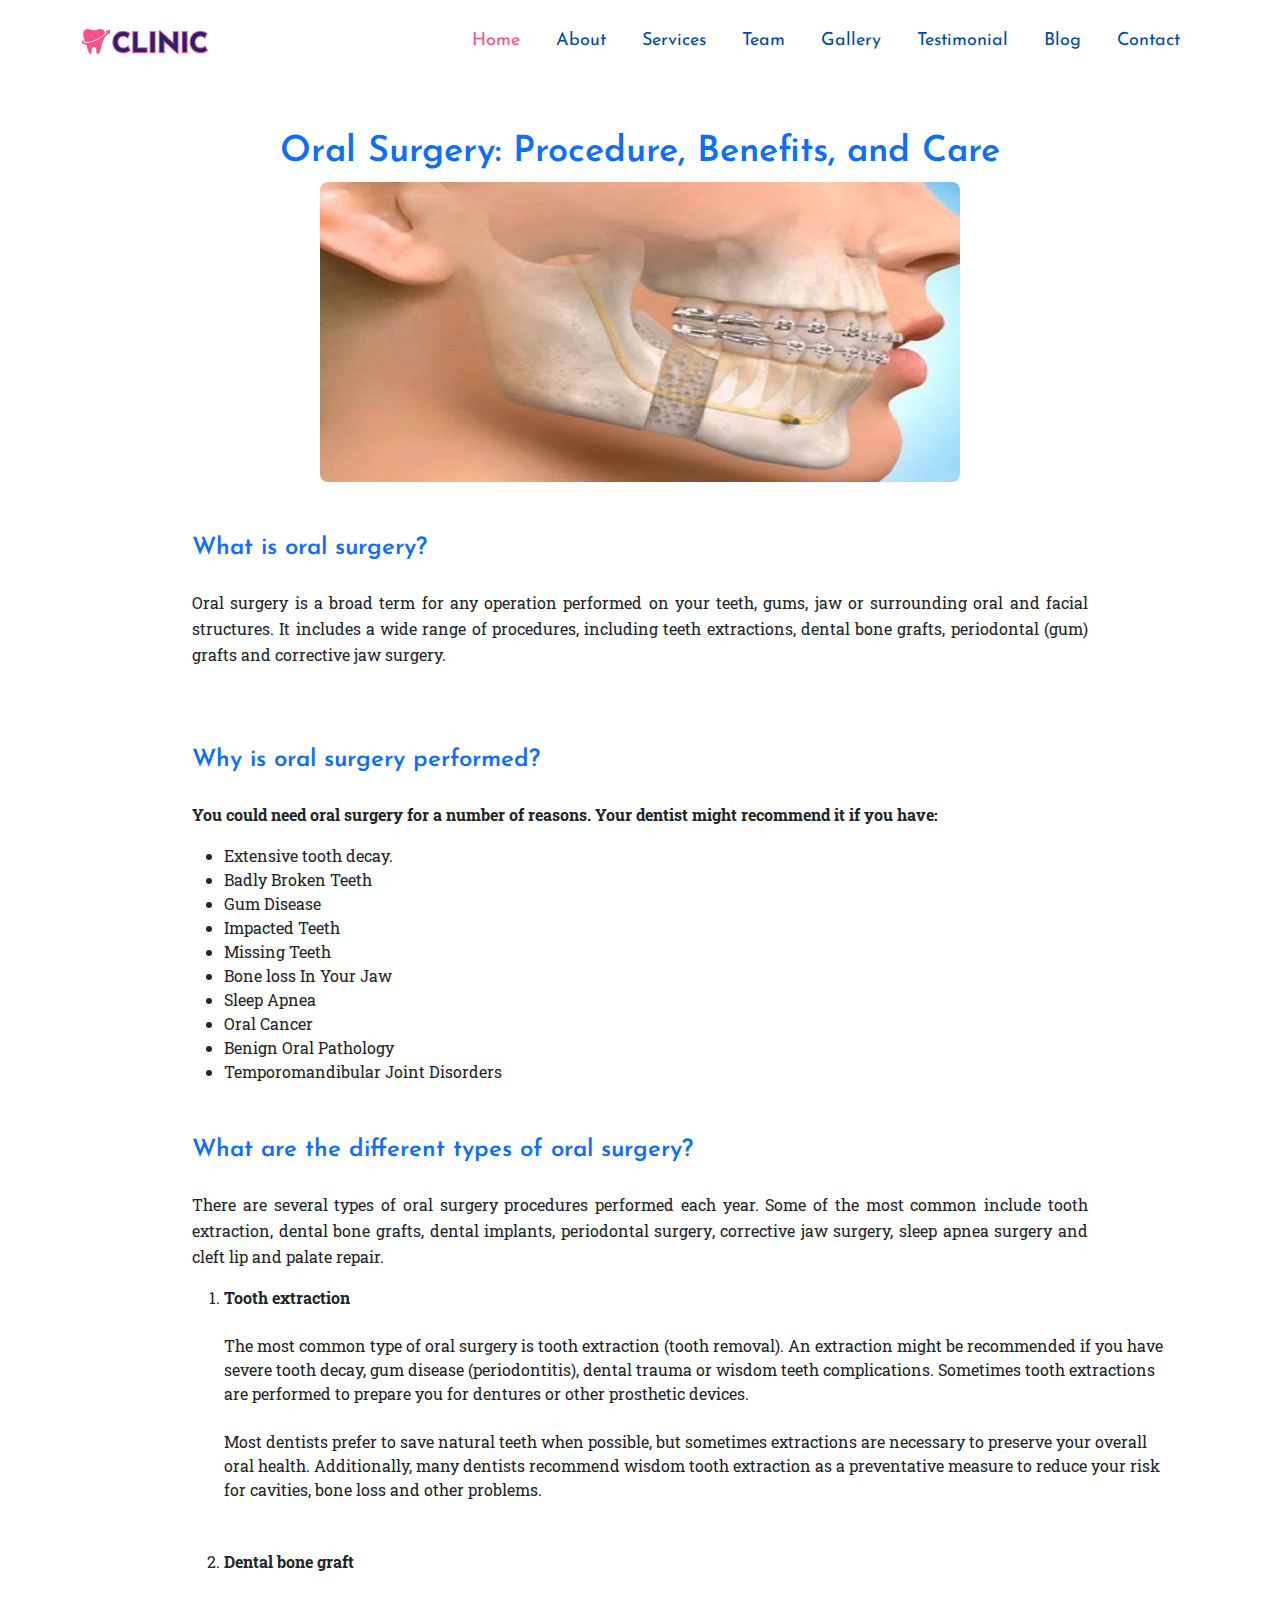
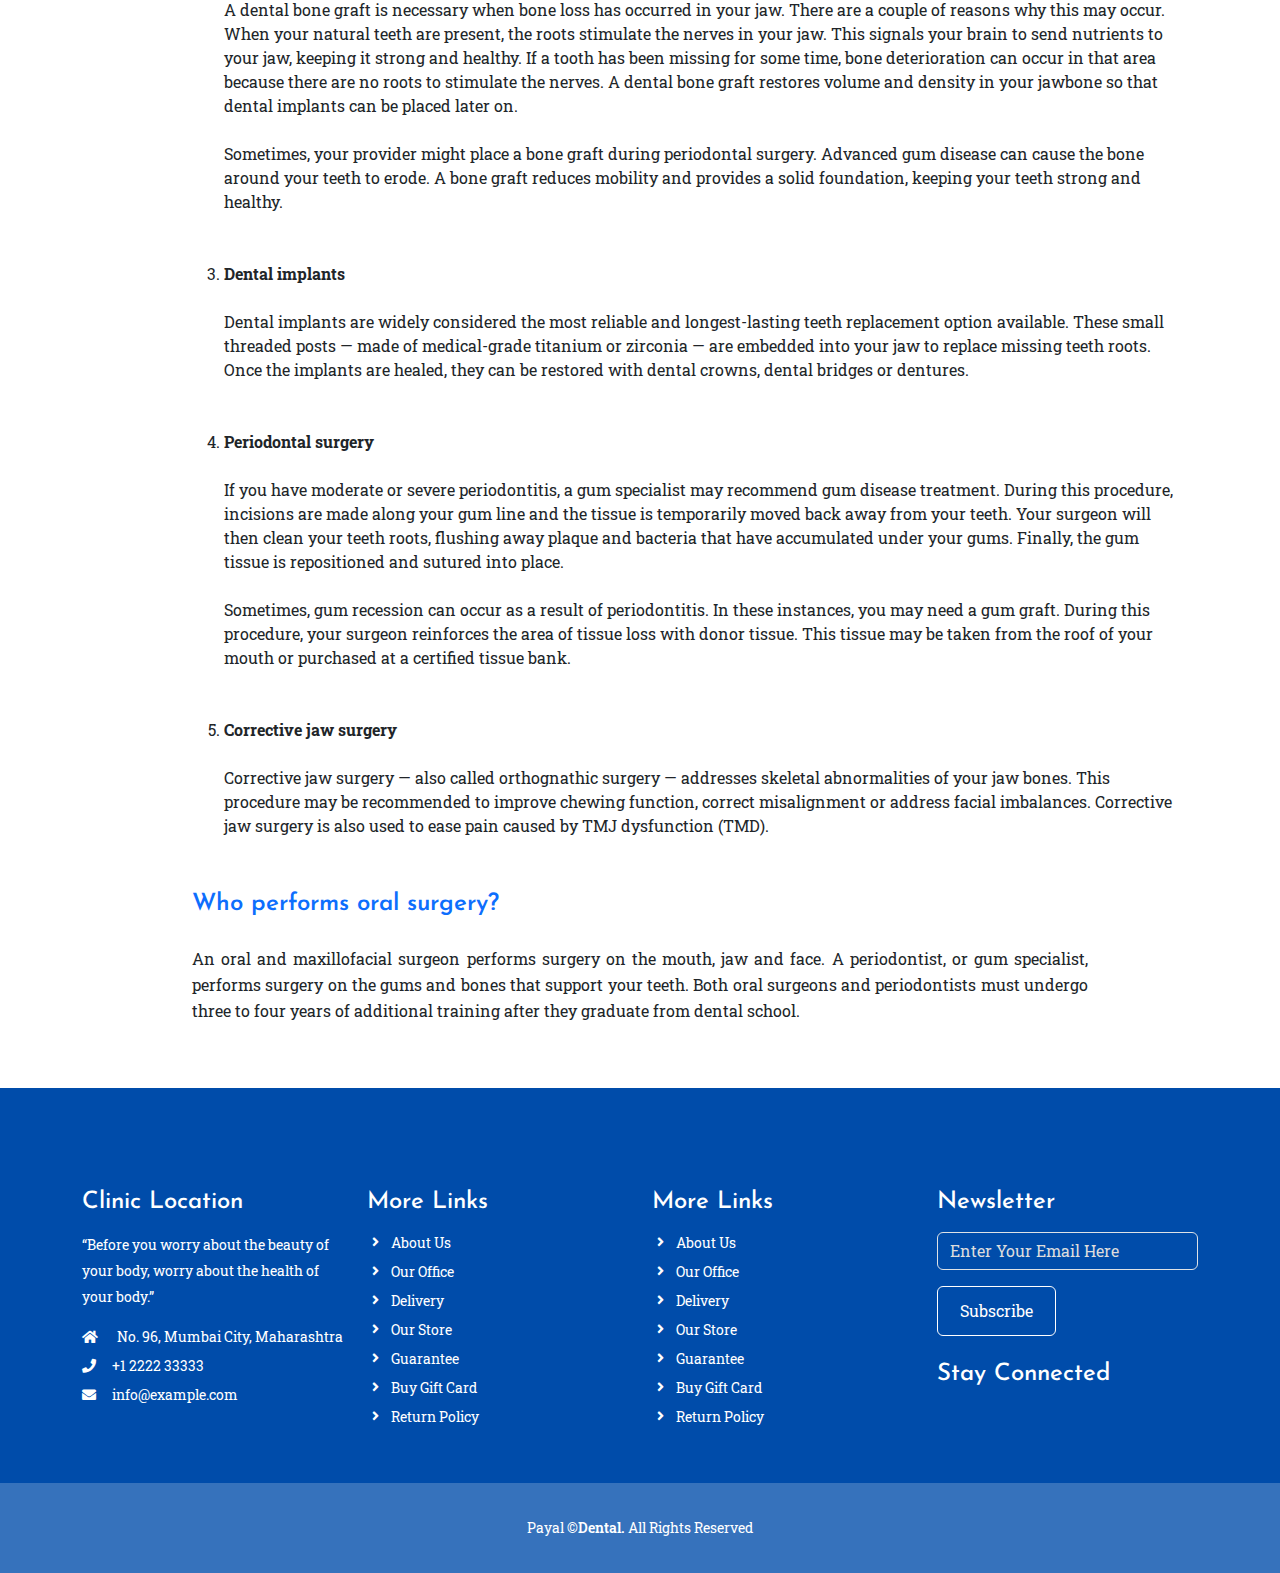
<file: services5.html>
<!DOCTYPE html>
<html lang="en">
<head>
    <meta charset="UTF-8">
    <meta name="viewport" content="width=device-width, initial-scale=1.0">
    <title>Services 5</title>

    <!-- FAVICON -->
    <link rel="icon" type="image/png" href="images/favicon.png">

    <!-- Bootstrap 5 CDN Links -->
    <link rel="stylesheet" href="https://cdnjs.cloudflare.com/ajax/libs/twitter-bootstrap/5.1.0/css/bootstrap.min.css">
    <link rel="stylesheet" href="https://cdnjs.cloudflare.com/ajax/libs/font-awesome/5.15.4/css/all.min.css">


    <link rel="stylesheet" href="css/style.css">
    <link rel="stylesheet" href="css/responsive-style.css">

    <body data-bs-spy="scroll" data-bs-target=".navbar" data-bs-offset="100">
    
        <!-- Navbar section --> 
        <header class="header_wrapper">
            <nav class="navbar navbar-expand-lg">
                <div class="container">
                  <a class="navbar-brand" href="#">
                      <img decoding="async" src="images/logo.png" class="img-fluid" >
                  </a>
                  <button class="navbar-toggler" type="button" data-bs-toggle="collapse" data-bs-target="#navbarNav" aria-controls="navbarNav" aria-expanded="false" aria-label="Toggle navigation">
                    <!-- <span class="navbar-toggler-icon"></span> -->
                    <i class="fas fa-stream navbar-toggler-icon"></i>
                  </button>
                  <div class="collapse navbar-collapse justify-content-end" id="navbarNav">
                    <ul class="navbar-nav  menu-navbar-nav">
                      <li class="nav-item">
                        <a class="nav-link active" aria-current="page" href="#home">Home</a>
                      </li>
                      <li class="nav-item">
                        <a class="nav-link" href="#about">About</a>
                      </li>
                      <li class="nav-item">
                        <a class="nav-link" href="#services">Services</a>
                      </li>
                      <li class="nav-item">
                        <a class="nav-link" href="#team">Team</a>
                      </li>
                      <li class="nav-item">
                        <a class="nav-link" href="#gallery">Gallery</a>
                      </li>
                      <li class="nav-item">
                        <a class="nav-link" href="#testimonial">Testimonial</a>
                      </li>
                      <li class="nav-item">
                        <a class="nav-link" href="#blog">Blog</a>
                      </li>
                      <li class="nav-item mt-3 mt-lg-0">
                        <a class="nav-link" href="#contact">Contact</a>
                      </li>
                    </ul>
                  </div>
                </div>
              </nav>
        </header>
    
        <!-- Navbar section exit -->
        <h3 class="text-center text-primary mt-5">Oral Surgery: Procedure, Benefits, and Care</h3>
        <img src="images/services/services5.jpg" height="300px" width="50%" class="rounded-3 mx-auto d-block"/>

        <h4 class="text-primary mt-5" style="margin-left:15%;">What is oral surgery?</h4>
        <p class="text-justify text-dark mt-4" style="margin-left:15%;margin-right:15%;text-align:justify;" >
            Oral surgery is a broad term for any operation performed on your teeth, gums, jaw or surrounding oral and facial structures. It includes a wide range of procedures, including teeth extractions, dental bone grafts, periodontal (gum) grafts and corrective jaw surgery.
            <br><br>

          <h4 style="margin-left:15%;" class="text-primary mt-5">Why is oral surgery performed?</h4>
              <p class="text-justify text-dark mt-4" style="margin-left:15%;margin-right:15%;text-align:justify;"><b>You could need oral surgery for a number of reasons. Your dentist might recommend it if you have:
              </b>
                    <ul type="disc" style="margin-left:15%;">
                        <li>Extensive tooth decay.</li>
                        <li>Badly Broken Teeth</li>
                        <li>Gum Disease</li>
                        <li>Impacted Teeth</li>
                        <li>Missing Teeth</li>
                        <li>Bone loss In Your Jaw</li>
                        <li>Sleep Apnea</li>
                        <li>Oral Cancer</li>
                        <li>Benign Oral Pathology</li>
                        <li>Temporomandibular Joint Disorders</li>
                    </ul>
                </p>

                <h4 style="margin-left:15%;" class="text-primary mt-5">What are the different types of oral surgery?</h4>
                <p class="text-justify text-dark mt-4" style="margin-left:15%;margin-right:15%;text-align:justify;">There are several types of oral surgery procedures performed each year. Some of the most common include tooth extraction, dental bone grafts, dental implants, periodontal surgery, corrective jaw surgery, sleep apnea surgery and cleft lip and palate repair.

                      <ol type="1" style="margin-left:15%;">
                          <li style="margin-right:10%;"><b>Tooth extraction</b><br><br>
                            The most common type of oral surgery is tooth extraction (tooth removal). An extraction might be recommended if you have severe tooth decay, gum disease (periodontitis), dental trauma or wisdom teeth complications. Sometimes tooth extractions are performed to prepare you for dentures or other prosthetic devices.
                            <br><br>
                            Most dentists prefer to save natural teeth when possible, but sometimes extractions are necessary to preserve your overall oral health. Additionally, many dentists recommend wisdom tooth extraction as a preventative measure to reduce your risk for cavities, bone loss and other problems.
                          </li><br><br>
                          <li style="margin-right:10%;"><b>Dental bone graft</b><br><br>
                            A dental bone graft is necessary when bone loss has occurred in your jaw. There are a couple of reasons why this may occur. When your natural teeth are present, the roots stimulate the nerves in your jaw. This signals your brain to send nutrients to your jaw, keeping it strong and healthy. If a tooth has been missing for some time, bone deterioration can occur in that area because there are no roots to stimulate the nerves. A dental bone graft restores volume and density in your jawbone so that dental implants can be placed later on.
                            <br><br>
                            Sometimes, your provider might place a bone graft during periodontal surgery. Advanced gum disease can cause the bone around your teeth to erode. A bone graft reduces mobility and provides a solid foundation, keeping your teeth strong and healthy.
                          </li><br><br>
                          <li  style="margin-right:10%;"><b>Dental implants</b><br><br>
                            Dental implants are widely considered the most reliable and longest-lasting teeth replacement option available. These small threaded posts — made of medical-grade titanium or zirconia — are embedded into your jaw to replace missing teeth roots. Once the implants are healed, they can be restored with dental crowns, dental bridges or dentures.
                          </li><br><br>
                          <li  style="margin-right:10%;"><b>Periodontal surgery</b><br><br>
                            If you have moderate or severe periodontitis, a gum specialist may recommend gum disease treatment. During this procedure, incisions are made along your gum line and the tissue is temporarily moved back away from your teeth. Your surgeon will then clean your teeth roots, flushing away plaque and bacteria that have accumulated under your gums. Finally, the gum tissue is repositioned and sutured into place.
                            <br><br>
                            Sometimes, gum recession can occur as a result of periodontitis. In these instances, you may need a gum graft. During this procedure, your surgeon reinforces the area of tissue loss with donor tissue. This tissue may be taken from the roof of your mouth or purchased at a certified tissue bank.
                          </li><br><br>
                          <li  style="margin-right:10%;"><b>Corrective jaw surgery</b><br><br>
                            Corrective jaw surgery — also called orthognathic surgery — addresses skeletal abnormalities of your jaw bones. This procedure may be recommended to improve chewing function, correct misalignment or address facial imbalances. Corrective jaw surgery is also used to ease pain caused by TMJ dysfunction (TMD).
                          </li>
                      </ol>
                  </p>

                  <h4 style="margin-left:15%;" class="text-primary mt-5">Who performs oral surgery?</h4>
                  <p class="text-justify text-dark mt-4" style="margin-left:15%;margin-right:15%;text-align:justify;">An oral and maxillofacial surgeon performs surgery on the mouth, jaw and face. A periodontist, or gum specialist, performs surgery on the gums and bones that support your teeth. Both oral surgeons and periodontists must undergo three to four years of additional training after they graduate from dental school.
                    </p>
                    <br><br>
    
            <!-- Footer section --> 
    <section id="contact" class="footer_wrapper wrapper">
      <div class="container pb-3">
          <div class="row">
              <div class="col-lg-3 col-md-6 mb-4">
                  <h5>Clinic Location</h5>
                  <p class="ps-0">“Before you worry about the beauty of your body, worry about the health of your body.”</p>
                  <div class="contact-info">
                      <ul class="list-unstyled p-0">
                          <li><a href="#"><i class="fa fa-home me-3"></i> No. 96, Mumbai City, Maharashtra</a></li>
                          <li><a href="#"><i class="fa fa-phone me-3"></i>+1 2222 33333</a></li>
                          <li><a href="#"><i class="fa fa-envelope me-3"></i>info@example.com</a></li>
                      </ul>
                  </div>
              </div>
              <div class="col-lg-3 col-md-6 mb-4">
                  <h5>More Links</h5>
                  <ul class="link-widget p-0">
                      <li><a href="#">About Us</a></li>
                      <li><a href="#">Our Office</a></li>
                      <li><a href="#">Delivery</a></li>
                      <li><a href="#">Our Store</a></li>
                      <li><a href="#">Guarantee</a></li>
                      <li><a href="#">Buy Gift Card</a></li>
                      <li><a href="#">Return Policy</a></li>
                  </ul>
              </div>
              <div class="col-lg-3 col-md-6 mb-4">
                  <h5>More Links</h5>
                  <ul class="link-widget p-0">
                      <li><a href="#">About Us</a></li>
                      <li><a href="#">Our Office</a></li>
                      <li><a href="#">Delivery</a></li>
                      <li><a href="#">Our Store</a></li>
                      <li><a href="#">Guarantee</a></li>
                      <li><a href="#">Buy Gift Card</a></li>
                      <li><a href="#">Return Policy</a></li>
                  </ul>
              </div>

              <div class="col-lg-3 col-md-6 mb-4">
                  <h5>Newsletter</h5>
                  <div class="form-group mb-4">
                      <input type="email" class="form-control bg-transparent" placeholder="Enter Your Email Here">
                      <button type="submit" class="main-btn rounded-2 mt-3 border-white text-white">Subscribe</button>
                  </div>
                  <h5>Stay Connected</h5>
                   </div>
          </div>
      </div>
      <div class="container-fluid copyright-section">
          <p class="p-0">Payal <a href="#">©Dental.</a> All Rights Reserved</p>
      </div>
  </section>

  <!-- Footer section exit -->

</head>
 <!-- Bootstrap 5 JS CDN Links -->
 <script src="https://cdnjs.cloudflare.com/ajax/libs/popper.js/2.9.2/umd/popper.min.js"></script>
 <script src="https://cdnjs.cloudflare.com/ajax/libs/twitter-bootstrap/5.1.0/js/bootstrap.min.js"></script>

 <!-- Custom Js Link -->
 <script src="js/main.js"></script>
</body>
</html>
</file>
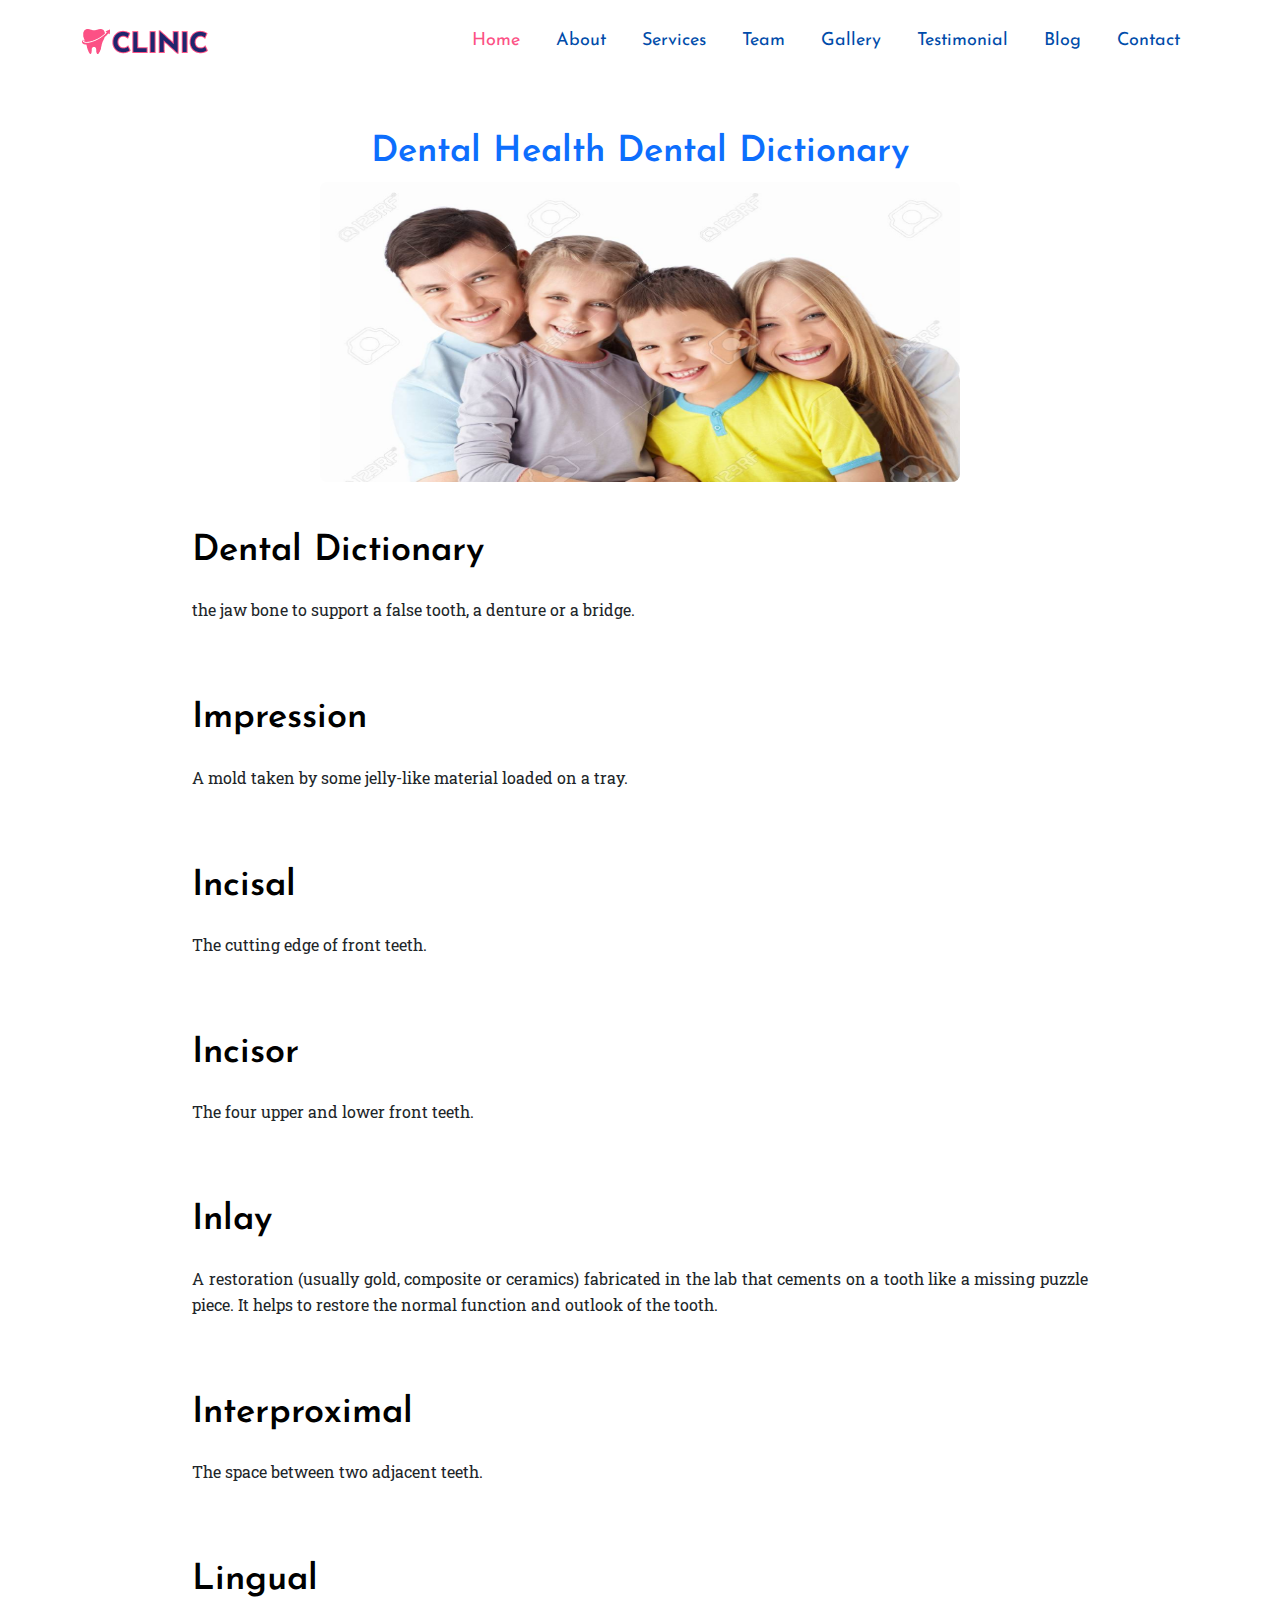
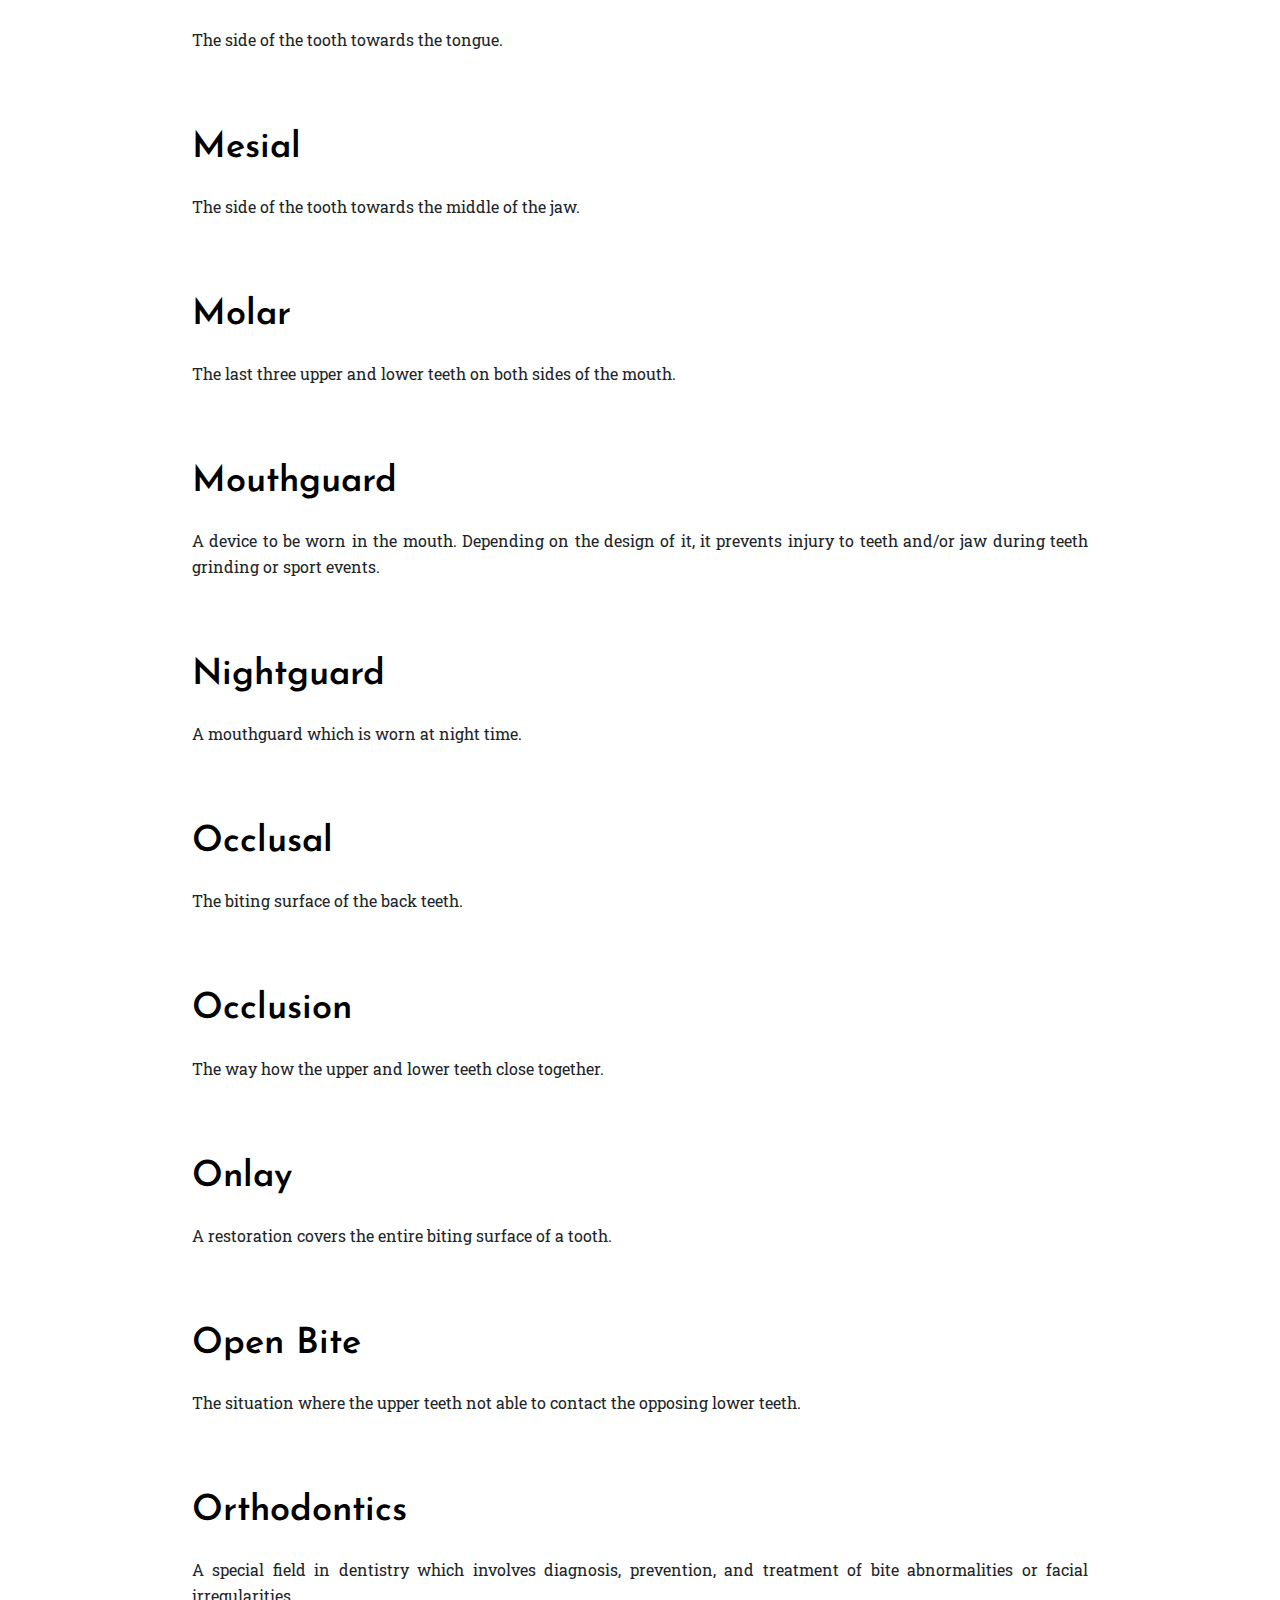
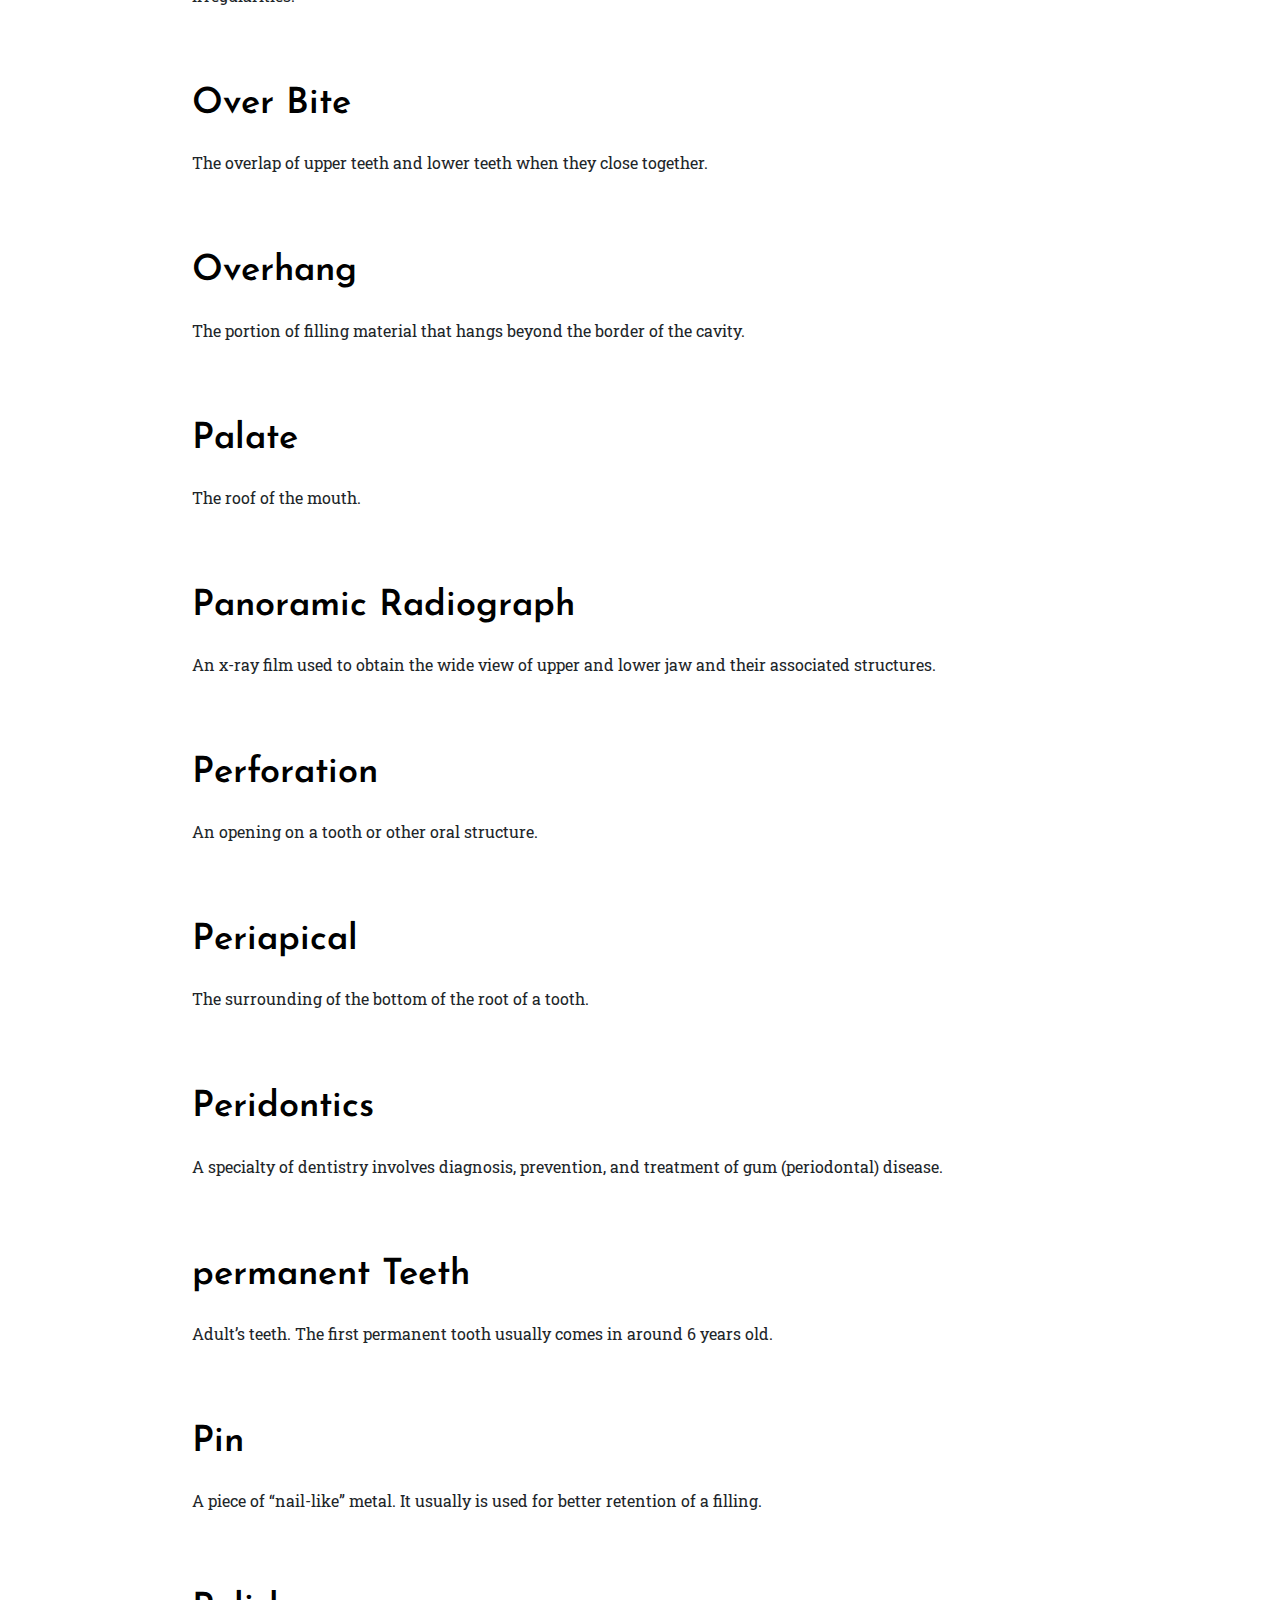
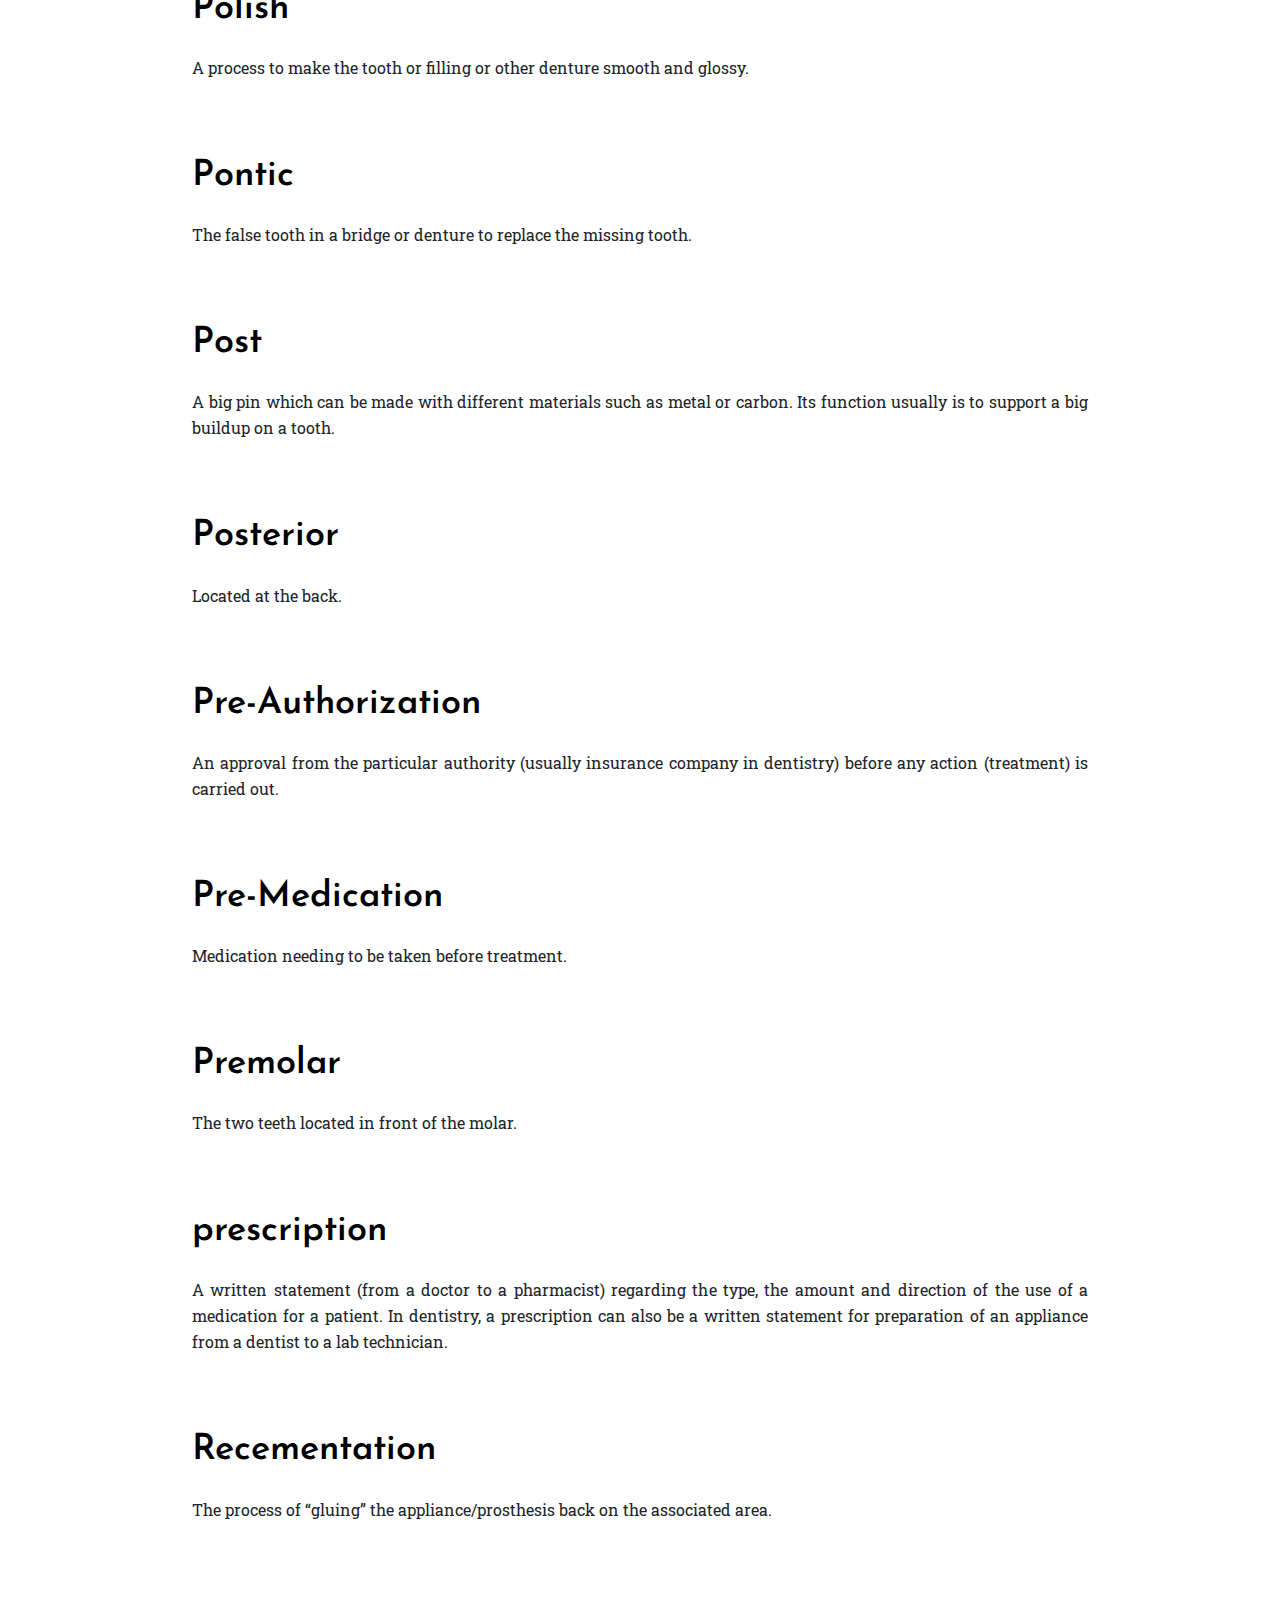
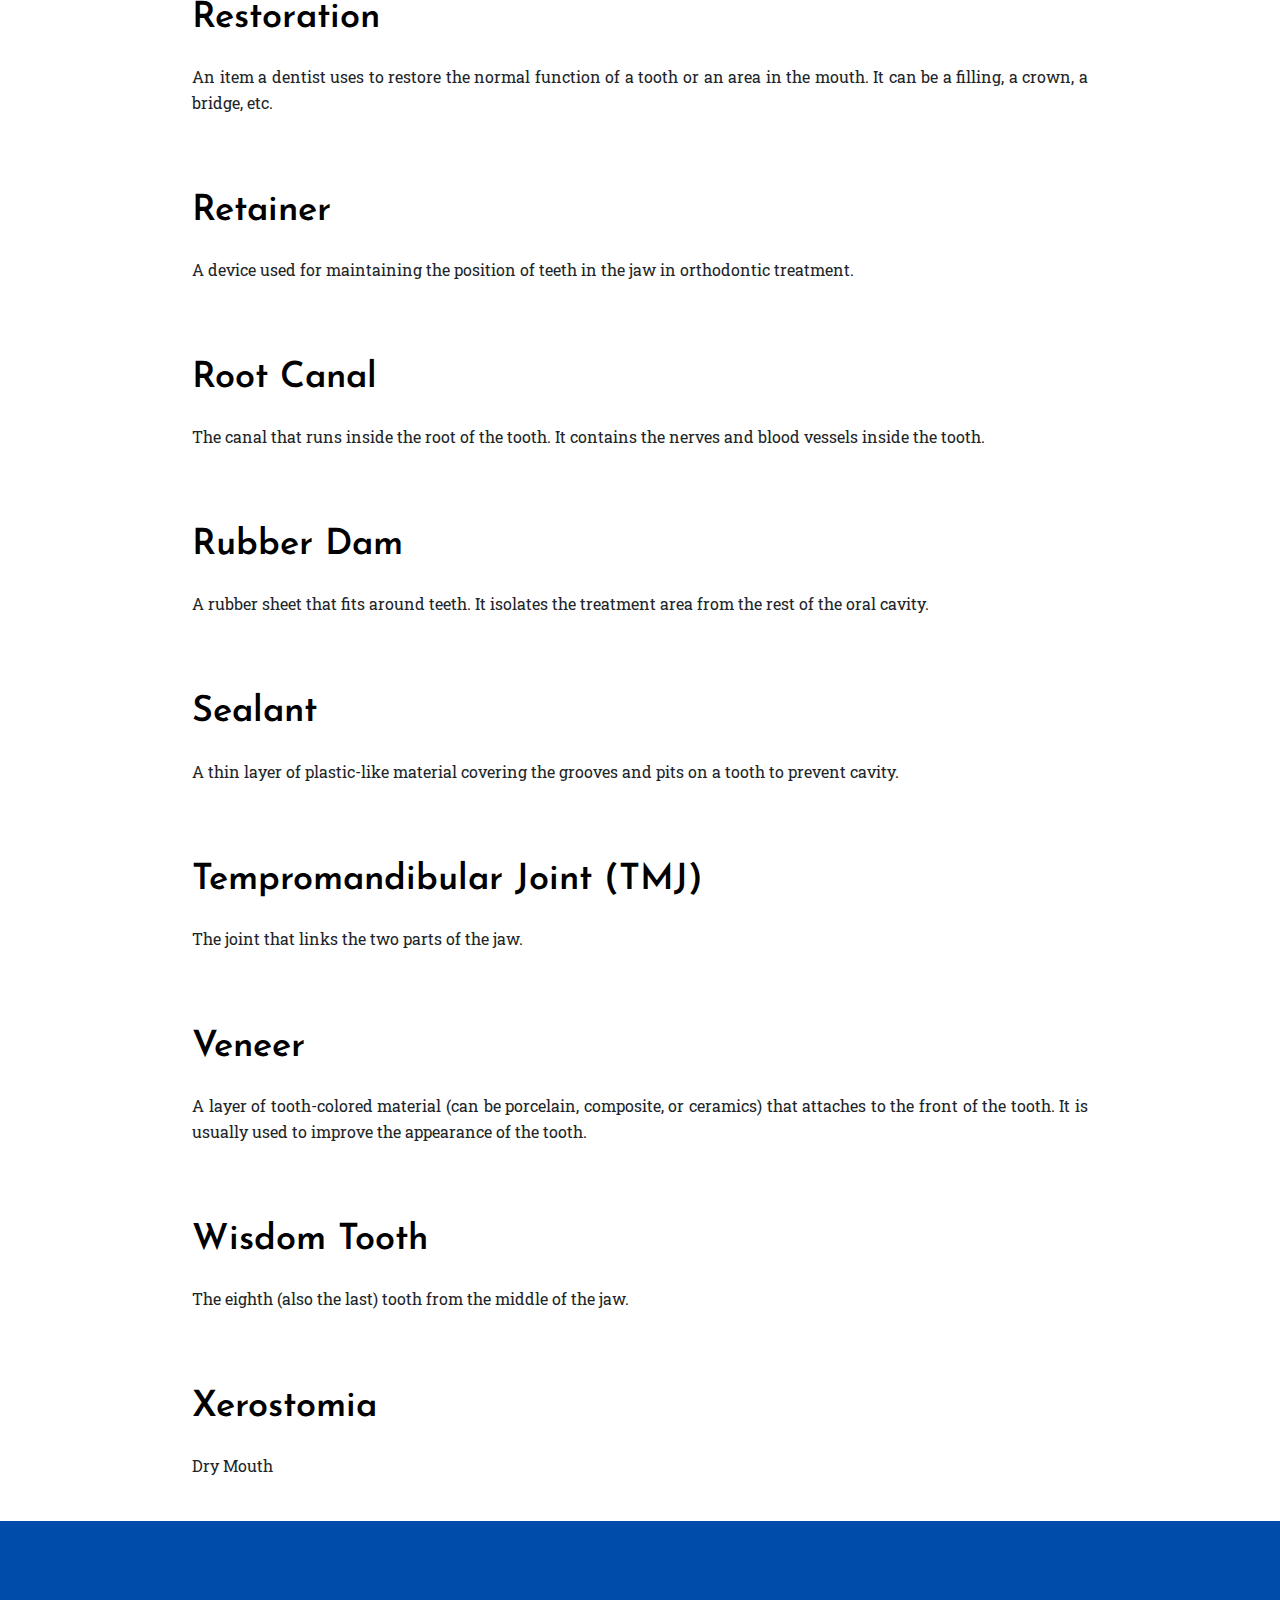
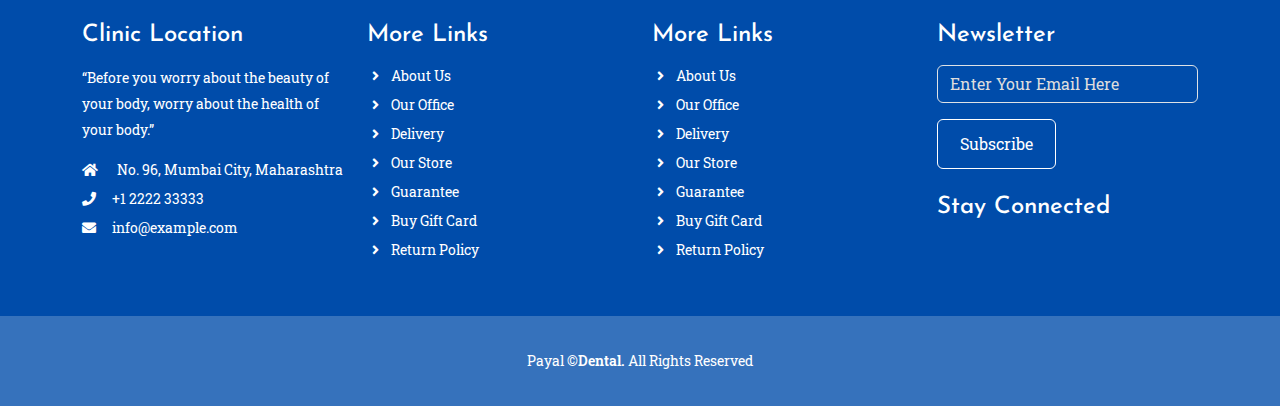
<file: services6.html>
<!DOCTYPE html>
<html lang="en">
<head>
    <meta charset="UTF-8">
    <meta name="viewport" content="width=device-width, initial-scale=1.0">
    <title>Services 6</title>

    <!-- FAVICON -->
    <link rel="icon" type="image/png" href="images/favicon.png">

    <!-- Bootstrap 5 CDN Links -->
    <link rel="stylesheet" href="https://cdnjs.cloudflare.com/ajax/libs/twitter-bootstrap/5.1.0/css/bootstrap.min.css">
    <link rel="stylesheet" href="https://cdnjs.cloudflare.com/ajax/libs/font-awesome/5.15.4/css/all.min.css">


    <link rel="stylesheet" href="css/style.css">
    <link rel="stylesheet" href="css/responsive-style.css">

    <body data-bs-spy="scroll" data-bs-target=".navbar" data-bs-offset="100">
    
        <!-- Navbar section --> 
        <header class="header_wrapper">
            <nav class="navbar navbar-expand-lg">
                <div class="container">
                  <a class="navbar-brand" href="#">
                      <img decoding="async" src="images/logo.png" class="img-fluid" >
                  </a>
                  <button class="navbar-toggler" type="button" data-bs-toggle="collapse" data-bs-target="#navbarNav" aria-controls="navbarNav" aria-expanded="false" aria-label="Toggle navigation">
                    <!-- <span class="navbar-toggler-icon"></span> -->
                    <i class="fas fa-stream navbar-toggler-icon"></i>
                  </button>
                  <div class="collapse navbar-collapse justify-content-end" id="navbarNav">
                    <ul class="navbar-nav  menu-navbar-nav">
                      <li class="nav-item">
                        <a class="nav-link active" aria-current="page" href="#home">Home</a>
                      </li>
                      <li class="nav-item">
                        <a class="nav-link" href="#about">About</a>
                      </li>
                      <li class="nav-item">
                        <a class="nav-link" href="#services">Services</a>
                      </li>
                      <li class="nav-item">
                        <a class="nav-link" href="#team">Team</a>
                      </li>
                      <li class="nav-item">
                        <a class="nav-link" href="#gallery">Gallery</a>
                      </li>
                      <li class="nav-item">
                        <a class="nav-link" href="#testimonial">Testimonial</a>
                      </li>
                      <li class="nav-item">
                        <a class="nav-link" href="#blog">Blog</a>
                      </li>
                      <li class="nav-item mt-3 mt-lg-0">
                        <a class="nav-link" href="#contact">Contact</a>
                      </li>
                    </ul>
                  </div>
                </div>
              </nav>
        </header>
    
        <!-- Navbar section exit -->
        <h3 class="text-center text-primary mt-5">Dental Health Dental Dictionary</h3>
        <img src="images/services/services6.jpg" height="300px" width="50%" class="rounded-3 mx-auto d-block"/>

        <h3 class="mt-5" style="margin-left:15%;color:black">Dental Dictionary</h3>
        <p class="text-justify text-dark mt-4" style="margin-left:15%;margin-right:15%;text-align:justify;">the jaw bone to support a false tooth, a denture or a bridge.
        <br><br>

        <h3 class="mt-5" style="margin-left:15%;color:black">Impression</h3>
        <p class="text-justify text-dark mt-4" style="margin-left:15%;margin-right:15%;text-align:justify;">A mold taken by some jelly-like material loaded on a tray.
        <br><br>
        <h3 class="mt-5" style="margin-left:15%;color:black">Incisal</h3>
        <p class="text-justify text-dark mt-4" style="margin-left:15%;margin-right:15%;text-align:justify;">The cutting edge of front teeth.
        <br><br>
        <h3 class="mt-5" style="margin-left:15%;color:black">Incisor</h3>
        <p class="text-justify text-dark mt-4" style="margin-left:15%;margin-right:15%;text-align:justify;">The four upper and lower front teeth.
        <br><br>
        <h3 class="mt-5" style="margin-left:15%;color:black">Inlay</h3>
        <p class="text-justify text-dark mt-4" style="margin-left:15%;margin-right:15%;text-align:justify;">A restoration (usually gold, composite or ceramics) fabricated in the lab that cements on a tooth like a missing puzzle piece. It helps to restore the normal function and outlook of the tooth.
        <br><br>
        <h3 class="mt-5" style="margin-left:15%;color:black">Interproximal</h3>
        <p class="text-justify text-dark mt-4" style="margin-left:15%;margin-right:15%;text-align:justify;">The space between two adjacent teeth.
        <br><br>
        <h3 class="mt-5" style="margin-left:15%;color:black">Lingual</h3>
        <p class="text-justify text-dark mt-4" style="margin-left:15%;margin-right:15%;text-align:justify;">The side of the tooth towards the tongue.
        <br><br>
        <h3 class="mt-5" style="margin-left:15%;color:black">Mesial</h3>
        <p class="text-justify text-dark mt-4" style="margin-left:15%;margin-right:15%;text-align:justify;">The side of the tooth towards the middle of the jaw.
        <br><br>
        <h3 class="mt-5" style="margin-left:15%;color:black">Molar</h3>
        <p class="text-justify text-dark mt-4" style="margin-left:15%;margin-right:15%;text-align:justify;">The last three upper and lower teeth on both sides of the mouth.
        <br><br>
        <h3 class="mt-5" style="margin-left:15%;color:black">Mouthguard</h3>
        <p class="text-justify text-dark mt-4" style="margin-left:15%;margin-right:15%;text-align:justify;">A device to be worn in the mouth. Depending on the design of it, it prevents injury to teeth and/or jaw during teeth grinding or sport events.
        <br><br>
        <h3 class="mt-5" style="margin-left:15%;color:black">Nightguard</h3>
        <p class="text-justify text-dark mt-4" style="margin-left:15%;margin-right:15%;text-align:justify;">A mouthguard which is worn at night time.
        <br><br>
        <h3 class="mt-5" style="margin-left:15%;color:black">Occlusal</h3>
        <p class="text-justify text-dark mt-4" style="margin-left:15%;margin-right:15%;text-align:justify;">The biting surface of the back teeth.
        <br><br>
        <h3 class="mt-5" style="margin-left:15%;color:black">Occlusion</h3>
        <p class="text-justify text-dark mt-4" style="margin-left:15%;margin-right:15%;text-align:justify;">The way how the upper and lower teeth close together.
        <br><br>
        <h3 class="mt-5" style="margin-left:15%;color:black">Onlay</h3>
        <p class="text-justify text-dark mt-4" style="margin-left:15%;margin-right:15%;text-align:justify;">A restoration covers the entire biting surface of a tooth.
        <br><br>
        <h3 class="mt-5" style="margin-left:15%;color:black">Open Bite</h3>
        <p class="text-justify text-dark mt-4" style="margin-left:15%;margin-right:15%;text-align:justify;">The situation where the upper teeth not able to contact the opposing lower teeth.
        <br><br>
        <h3 class="mt-5" style="margin-left:15%;color:black">Orthodontics</h3>
        <p class="text-justify text-dark mt-4" style="margin-left:15%;margin-right:15%;text-align:justify;">A special field in dentistry which involves diagnosis, prevention, and treatment of bite abnormalities or facial irregularities.
        <br><br>
        <h3 class="mt-5" style="margin-left:15%;color:black">Over Bite</h3>
        <p class="text-justify text-dark mt-4" style="margin-left:15%;margin-right:15%;text-align:justify;">The overlap of upper teeth and lower teeth when they close together.
        <br><br>
        <h3 class="mt-5" style="margin-left:15%;color:black">Overhang</h3>
        <p class="text-justify text-dark mt-4" style="margin-left:15%;margin-right:15%;text-align:justify;">The portion of filling material that hangs beyond the border of the cavity.
        <br><br>
        <h3 class="mt-5" style="margin-left:15%;color:black">Palate</h3>
        <p class="text-justify text-dark mt-4" style="margin-left:15%;margin-right:15%;text-align:justify;">The roof of the mouth.
        <br><br>
        <h3 class="mt-5" style="margin-left:15%;color:black">Panoramic Radiograph</h3>
        <p class="text-justify text-dark mt-4" style="margin-left:15%;margin-right:15%;text-align:justify;">An x-ray film used to obtain the wide view of upper and lower jaw and their associated structures.
        <br><br>
        <h3 class="mt-5" style="margin-left:15%;color:black">Perforation</h3>
        <p class="text-justify text-dark mt-4" style="margin-left:15%;margin-right:15%;text-align:justify;">An opening on a tooth or other oral structure.
        <br><br>
        <h3 class="mt-5" style="margin-left:15%;color:black">Periapical</h3>
        <p class="text-justify text-dark mt-4" style="margin-left:15%;margin-right:15%;text-align:justify;">The surrounding of the bottom of the root of a tooth.
        <br><br>
        <h3 class="mt-5" style="margin-left:15%;color:black">Peridontics</h3>
        <p class="text-justify text-dark mt-4" style="margin-left:15%;margin-right:15%;text-align:justify;">A specialty of dentistry involves diagnosis, prevention, and treatment of gum (periodontal) disease.
        <br><br>
        <h3 class="mt-5" style="margin-left:15%;color:black">permanent Teeth</h3>
        <p class="text-justify text-dark mt-4" style="margin-left:15%;margin-right:15%;text-align:justify;">Adult’s teeth. The first permanent tooth usually comes in around 6 years old.
        <br><br>
        <h3 class="mt-5" style="margin-left:15%;color:black">Pin</h3>
        <p class="text-justify text-dark mt-4" style="margin-left:15%;margin-right:15%;text-align:justify;">A piece of “nail-like” metal. It usually is used for better retention of a filling.
        <br><br>
        <h3 class="mt-5" style="margin-left:15%;color:black">Polish</h3>
        <p class="text-justify text-dark mt-4" style="margin-left:15%;margin-right:15%;text-align:justify;">A process to make the tooth or filling or other denture smooth and glossy.
        <br><br>
        <h3 class="mt-5" style="margin-left:15%;color:black">Pontic</h3>
        <p class="text-justify text-dark mt-4" style="margin-left:15%;margin-right:15%;text-align:justify;">The false tooth in a bridge or denture to replace the missing tooth.
        <br><br>
        <h3 class="mt-5" style="margin-left:15%;color:black">Post</h3>
        <p class="text-justify text-dark mt-4" style="margin-left:15%;margin-right:15%;text-align:justify;">A big pin which can be made with different materials such as metal or carbon. Its function usually is to support a big buildup on a tooth.
        <br><br>
        <h3 class="mt-5" style="margin-left:15%;color:black">Posterior</h3>
        <p class="text-justify text-dark mt-4" style="margin-left:15%;margin-right:15%;text-align:justify;">Located at the back.
        <br><br>
        <h3 class="mt-5" style="margin-left:15%;color:black">Pre-Authorization</h3>
        <p class="text-justify text-dark mt-4" style="margin-left:15%;margin-right:15%;text-align:justify;">An approval from the particular authority (usually insurance company in dentistry) before any action (treatment) is carried out.
        <br><br>
        <h3 class="mt-5" style="margin-left:15%;color:black">Pre-Medication</h3>
        <p class="text-justify text-dark mt-4" style="margin-left:15%;margin-right:15%;text-align:justify;">Medication needing to be taken before treatment.
        <br><br>
        <h3 class="mt-5" style="margin-left:15%;color:black">Premolar</h3>
        <p class="text-justify text-dark mt-4" style="margin-left:15%;margin-right:15%;text-align:justify;">The two teeth located in front of the molar.
        <br><br>
        <h3 class="mt-5" style="margin-left:15%;color:black">prescription</h3>
        <p class="text-justify text-dark mt-4" style="margin-left:15%;margin-right:15%;text-align:justify;">A written statement (from a doctor to a pharmacist) regarding the type, the amount and direction of the use of a medication for a patient. In dentistry, a prescription can also be a written statement for preparation of an appliance from a dentist to a lab technician.
        <br><br>
        <h3 class="mt-5" style="margin-left:15%;color:black">Recementation</h3>
        <p class="text-justify text-dark mt-4" style="margin-left:15%;margin-right:15%;text-align:justify;">The process of “gluing” the appliance/prosthesis back on the associated area.
        <br><br>
        <h3 class="mt-5" style="margin-left:15%;color:black">Restoration</h3>
        <p class="text-justify text-dark mt-4" style="margin-left:15%;margin-right:15%;text-align:justify;">An item a dentist uses to restore the normal function of a tooth or an area in the mouth. It can be a filling, a crown, a bridge, etc.
        <br><br>
        <h3 class="mt-5" style="margin-left:15%;color:black">Retainer</h3>
        <p class="text-justify text-dark mt-4" style="margin-left:15%;margin-right:15%;text-align:justify;">A device used for maintaining the position of teeth in the jaw in orthodontic treatment.
        <br><br>
        <h3 class="mt-5" style="margin-left:15%;color:black">Root Canal</h3>
        <p class="text-justify text-dark mt-4" style="margin-left:15%;margin-right:15%;text-align:justify;">The canal that runs inside the root of the tooth. It contains the nerves and blood vessels inside the tooth.
        <br><br>
        <h3 class="mt-5" style="margin-left:15%;color:black">Rubber Dam</h3>
        <p class="text-justify text-dark mt-4" style="margin-left:15%;margin-right:15%;text-align:justify;">A rubber sheet that fits around teeth. It isolates the treatment area from the rest of the oral cavity.
        <br><br>
        <h3 class="mt-5" style="margin-left:15%;color:black">Sealant</h3>
        <p class="text-justify text-dark mt-4" style="margin-left:15%;margin-right:15%;text-align:justify;">A thin layer of plastic-like material covering the grooves and pits on a tooth to prevent cavity.
        <br><br>
        <h3 class="mt-5" style="margin-left:15%;color:black">Tempromandibular Joint (TMJ)</h3>
        <p class="text-justify text-dark mt-4" style="margin-left:15%;margin-right:15%;text-align:justify;">The joint that links the two parts of the jaw.
        <br><br>
        <h3 class="mt-5" style="margin-left:15%;color:black">Veneer</h3>
        <p class="text-justify text-dark mt-4" style="margin-left:15%;margin-right:15%;text-align:justify;">A layer of tooth-colored material (can be porcelain, composite, or ceramics) that attaches to the front of the tooth. It is usually used to improve the appearance of the tooth.
        <br><br>
        <h3 class="mt-5" style="margin-left:15%;color:black">Wisdom Tooth</h3>
        <p class="text-justify text-dark mt-4" style="margin-left:15%;margin-right:15%;text-align:justify;">The eighth (also the last) tooth from the middle of the jaw.
        <br><br>
        <h3 class="mt-5" style="margin-left:15%;color:black">Xerostomia</h3>
        <p class="text-justify text-dark mt-4" style="margin-left:15%;margin-right:15%;text-align:justify;">Dry Mouth
        <br><br>
        
        <!-- Footer section --> 
    <section id="contact" class="footer_wrapper wrapper">
      <div class="container pb-3">
          <div class="row">
              <div class="col-lg-3 col-md-6 mb-4">
                  <h5>Clinic Location</h5>
                  <p class="ps-0">“Before you worry about the beauty of your body, worry about the health of your body.”</p>
                  <div class="contact-info">
                      <ul class="list-unstyled p-0">
                          <li><a href="#"><i class="fa fa-home me-3"></i> No. 96, Mumbai City, Maharashtra</a></li>
                          <li><a href="#"><i class="fa fa-phone me-3"></i>+1 2222 33333</a></li>
                          <li><a href="#"><i class="fa fa-envelope me-3"></i>info@example.com</a></li>
                      </ul>
                  </div>
              </div>
              <div class="col-lg-3 col-md-6 mb-4">
                  <h5>More Links</h5>
                  <ul class="link-widget p-0">
                      <li><a href="#">About Us</a></li>
                      <li><a href="#">Our Office</a></li>
                      <li><a href="#">Delivery</a></li>
                      <li><a href="#">Our Store</a></li>
                      <li><a href="#">Guarantee</a></li>
                      <li><a href="#">Buy Gift Card</a></li>
                      <li><a href="#">Return Policy</a></li>
                  </ul>
              </div>
              <div class="col-lg-3 col-md-6 mb-4">
                  <h5>More Links</h5>
                  <ul class="link-widget p-0">
                      <li><a href="#">About Us</a></li>
                      <li><a href="#">Our Office</a></li>
                      <li><a href="#">Delivery</a></li>
                      <li><a href="#">Our Store</a></li>
                      <li><a href="#">Guarantee</a></li>
                      <li><a href="#">Buy Gift Card</a></li>
                      <li><a href="#">Return Policy</a></li>
                  </ul>
              </div>

              <div class="col-lg-3 col-md-6 mb-4">
                  <h5>Newsletter</h5>
                  <div class="form-group mb-4">
                      <input type="email" class="form-control bg-transparent" placeholder="Enter Your Email Here">
                      <button type="submit" class="main-btn rounded-2 mt-3 border-white text-white">Subscribe</button>
                  </div>
                  <h5>Stay Connected</h5>
                   </div>
          </div>
      </div>
      <div class="container-fluid copyright-section">
          <p class="p-0">Payal <a href="#">©Dental.</a> All Rights Reserved</p>
      </div>
  </section>

  <!-- Footer section exit -->

</head>
 <!-- Bootstrap 5 JS CDN Links -->
 <script src="https://cdnjs.cloudflare.com/ajax/libs/popper.js/2.9.2/umd/popper.min.js"></script>
 <script src="https://cdnjs.cloudflare.com/ajax/libs/twitter-bootstrap/5.1.0/js/bootstrap.min.js"></script>

 <!-- Custom Js Link -->
 <script src="js/main.js"></script>
</body>
</html>
</file>
<file: css/style.css>
/* 1 General */
@import url('https://fonts.googleapis.com/css2?family=Josefin+Sans:wght@100;200;300;400;500;600;700&display=swap');
@import url('https://fonts.googleapis.com/css2?family=Roboto+Slab:wght@100;200;300;400;500;600;700;900&display=swap');

* {
    box-sizing: border-box;
    margin: 0;
    padding: 0;
}

:root {
    /* Background Color */
    --primary-color: #004caa;
    --secondary-color: #fc5185;
    --bg-light-blue: #3672bc;
    --bg-dark: #666;
    --bg-white: #fff;

    /* Text Style */
    --primary-font: 'Roboto Slab', serif;
    --secondary-font: 'Josefin Sans', sans-serif;
    --primary-text: #004caa;
    --secondary-text: #fc5185;
    --text-white: #fff;
    --text-black: #222;
    --text-gray: #666;
    --text-light: #ddd;
}

body {
    font-family: var(--primary-font);
    background-color: var(--bg-white);
}

a {
    text-decoration: none;
}

::-webkit-scrollbar {
    width: .375rem;
}

::-webkit-scrollbar-track {
    background: var(--bg-light-blue);
}

::-webkit-scrollbar-thumb {
    background: var(--secondary-color);
}

.wrapper{
    padding:6.25rem 0;
}
.main-btn{
    display: inline-block;
    border:.0625rem solid var(--bg-white);
    color:var(--text-white);
    text-align: center;
    padding:.75rem 1.375rem;
    font-size: 1rem;
    background:transparent;
    text-transform: capitalize;
    border-radius: .1875rem;
    transition:all 0.3s ease-in-out;
}
.main-btn:hover{
    background-color:var(--secondary-color);
    border-color:var(--secondary-color);
    color:var(--text-white);
}
.fill-btn{
    background-color:var(--secondary-color);
    border-color:var(--secondary-color);
    color:var(--text-white);
}
.fill-btn:hover{
    background-color:var(--bg-white);
    border-color:var(--bg-white);
    color:var(--text-black)
}
h1{
    font-size: 3.875rem;
    margin-bottom:1.25rem;
    font-weight: 600;
    color:var(--text-white);
    font-family: var(--secondary-font);
}
h2{
    font-size: 2.875rem; 
    font-weight: 600;
    color:var(--text-white);
    font-family: var(--secondary-font);
}
h3{
    font-size: 2.25rem; 
    font-weight: 600;
    color:var(--text-white);
    font-family: var(--secondary-font);
}
h4{
    font-size: 1.5rem; 
    font-weight: 600;
    line-height: 2.25rem;
    color:var(--text-black);
    font-family: var(--secondary-font);
}
h5{
    font-size: 1.5rem; 
    line-height: 1.2;
    font-weight: 500;
    color:var(--primary-text);
    margin-bottom:.9375rem;
    font-family: var(--secondary-font);
}
h6{
    font-size: .875rem; 
    font-weight: 300;
    color:var(--text-black);
    margin-bottom:.9375rem;
    text-transform: uppercase;
    font-family: var(--secondary-font);
}
p{
    font-size: 1rem;
    color:var(--text-gray);
    line-height: 1.625rem;
} 
.card{
    border-radius: .625rem;
    background-color:var(--bg-white);
    box-shadow: .5084rem 1.1419rem 2.5rem 0 rgb(0 0 0 / 8%);
    padding:3.75rem 3.125rem 4.6875rem;
    -webkit-transition:all .4s;
    transition:all .4s;
    border:0;
}
@keyframes movebounce{
    0%{
        -webkit-transform:translateY(0);
        transform:translateY(0);
    }
    50%{
        -webkit-transform:translateY(1.25rem);
        transform:translateY(1.25rem);
    }
    100%{
        -webkit-transform:translateY(0);
        transform:translateY(0);
    }
}

/* 2 Navbar */ 
.header_wrapper .navbar{
    padding:.9375rem 0;
    background-color:transparent;
    transition:0.3s ease-in-out;
}
.header_wrapper .navbar-toggler,
.header_wrapper .navbar-toggler:focus{
    border:0;
    box-shadow: none;
    color:var(--text-black);
    line-height: 2;
}

.header_wrapper .nav-item{
    margin:0 .625rem;
}
.header_wrapper .nav-item .nav-link{
    font-size: 1.125rem;
    font-weight: 400;
    color:var(--primary-text);
    display:inline-block;
    font-family: var(--secondary-font);
}
.header_wrapper .nav-item .nav-link:hover,
.header_wrapper .nav-item .nav-link:focus,
.header_wrapper .nav-item .nav-link.active{
    color:var(--secondary-text);
}
.navbar.header-scrolled{
    position:fixed;
    top:0;
    left:0;
    width:100%;
    z-index:999;
    background-color:var(--bg-white);
    box-shadow: .5084rem 1.1419rem 2.5rem 0 rgb(0 0 0 / 8%);
    transition:0.3s ease-in-out;
}

/* 3 Banner */
.banner_wrapper{
    background-image:url('../images/top-banner-img/Top-banner.jpg');
    background-repeat: no-repeat;
    background-position: center center;
    background-size: cover;
	
}
.banner_wrapper p{
    max-width: 80%;
    color:var(--text-white);
}

.banner_wrapper .top-right-sec{
    position:relative;
    background-image:url('../images/top-banner-img/top-right-bg.png');
    background-repeat: no-repeat;
    background-position: bottom;
    background-size: contain;
    display: flex;
    align-items: flex-end;
    justify-content:center;
}
.banner_wrapper .animate-img{
    position:absolute;
    bottom:0;
    left:50%;
    -webkit-transform:translateX(-50%);
    transform:translateX(-50%);
    z-index:22;
}
.banner_wrapper .animate-img .aimg1{
    left:-5.6875rem;
    position:absolute;
    -webkit-animation-name:movebounce;
    animation-name:movebounce;
    -webkit-animation-delay: 100ms;
    animation-delay: 100ms;
    -webkit-animation-iteration-count: infinite;
    animation-iteration-count: infinite;
    -webkit-animation-timing-function: ease-in-out;
    animation-timing-function: ease-in-out;
    -webkit-animation-duration: 2s;
    animation-duration: 2s;
    -webkit-animation-direction: alternate;
    animation-direction: alternate;
}
.banner_wrapper .animate-img .aimg2{
    margin-left:5.5rem; 
    -webkit-animation-name:movebounce;
    animation-name:movebounce;
    -webkit-animation-delay: 200ms;
    animation-delay: 200ms;
    -webkit-animation-iteration-count: infinite;
    animation-iteration-count: infinite;
    -webkit-animation-timing-function: ease-in-out;
    animation-timing-function: ease-in-out;
    -webkit-animation-duration: 2.5s;
    animation-duration: 2.5s;
    -webkit-animation-direction: alternate;
    animation-direction: alternate;
}

.home .card:hover{
    -webkit-transform:translateY(-0.625rem);
    transform:translateY(-0.625rem);
}
.home .icon-box{
    text-align: center;
    margin: 0 auto 2.5rem;
}

/* 4 About */
.about_wrapper h2{
    color:var(--text-black);
}
.about_wrapper .card{
    width:80%;
    flex-direction: row;
    justify-content: space-between;
    flex-wrap: wrap;
}
.about_wrapper .about-clinic{
    flex:0 0 auto;
    width:50%;
}
.about_wrapper .about-clinic:nth-child(1),
.about_wrapper .about-clinic:nth-child(2){
    margin-bottom:2.8125rem;
}
.about_wrapper .about-clinic:nth-child(2),
.about_wrapper .about-clinic:nth-child(4){
    padding-left:3.75rem;
}
.about_wrapper .line-1,
.about_wrapper .line-2{
    content:'';
    position:absolute;
    left:50%;
    top:50%;
    -webkit-transform:translate(-50%,-50%);
    transform:translate(-50%,-50%);
    width:.0313rem;
    height:100%;
    background:var(--bg-dark);
}
.about_wrapper .line-2{
    width:100%; 
    height:.0625rem;
}
.about_wrapper .about-animate{
    position:absolute;
    left:-2.5rem;
    bottom:0;
    -webkit-animation:movebounce 3s linear infinite;
    animation:movebounce 3s linear infinite;
}
 
/* 5 Services */
.services_wrapper {
    background-color: #151B54;
}
.services_wrapper .card{
    background-color:transparent;
    border:.0625rem solid var(--bg-light-blue);
    box-shadow: none;
    padding:2.5rem;
}
.services_wrapper .card:hover{
    background:var(--bg-light-blue);
    cursor:cell;
    border-color:transparent;
}
.services_wrapper .card h4,
.services_wrapper .card p{
    color:var(--text-white);
}
.services_wrapper .icon-box{
    margin-bottom:1.875rem;
}
 
/*7 Team Section */
.team_wrapper .card{
    padding:1.25rem;
}
.team_wrapper .card:hover{
    -webkit-transform:translateY(-0.625rem);
    transform:translateY(-0.625rem);
}
.team_wrapper .team-img{
    margin:0 auto;
}
.team_wrapper .team-info .social-network{
    -webkit-transition:all 0.3s ease-in-out;
    transition:all 0.3s ease-in-out;
    padding:.625rem 0;
    list-style: none;
    display: flex;
    align-items: center;
    justify-content: center;
}
.team_wrapper .team-info .social-network li a{
    width:1.5625rem;
    height:1.5625rem;
    line-height: 1.5625rem;
    display: block;
    border-radius: .3125rem;
    margin: 0 .3125rem;
    font-size: .75rem;
    background-color:var(--bg-dark);
    color:var(--text-white);
    -webkit-transition:all 0.3s ease;
    transition:all 0.3s ease;
}
.team_wrapper .team-info .social-network li a:hover{
    background-color:var(--secondary-color);
} 

/*8 Gallery Section */
.gallery_wrapper{
   /* background-image:url('../images/gallery/gallery-background.png');*/
    background-color:#151B54;
    background-repeat: no-repeat;
    background-position:center;
    background-size:cover;
	
}
.gallery_wrapper img{
    border-radius: .9375rem;
}

/*9 Testimonial */
.testimonial_wrapper .card{
    background-color:rgba(252, 81, 133, .05);
}  

/* appointment */
.appointment_wrapper {
    background-image: url('../images/appointmnet-bg.jpg');
    background-repeat: no-repeat;
    background-position: center;
    background-size: cover;
}

/*10 blog */
.blog_wrapper .blog-content{
    background-color:var(--bg-light-blue);
    padding:2.5rem;
}

/* 11 footer */
.footer_wrapper{
    background-color:var(--primary-color);
    padding-bottom:0;
}
.footer_wrapper h5{
    color:var(--text-white);
}
.footer_wrapper .contact-info ul a {
    padding:0;
}
.footer_wrapper ul li{
    margin-bottom:.5rem;
    list-style: none;
    font-size: .875rem;
}
.footer_wrapper ul li a{
    color:var(--text-white);
}
.footer_wrapper .link-widget li a,
.footer_wrapper p{
    color:var(--text-white);
    font-size: .875rem;
    padding-left:1.5rem;
    position:relative;
    -webkit-transition:all 0.3s ease-out 0s;
    transition:all 0.3s ease-out 0s;
}
.footer_wrapper .link-widget li a::before{
    content:'\f105';
    font-family: "Font Awesome 5 Free";
    font-weight: 600;
    position:absolute;
    left:0.3rem;
    top:50%;
    -webkit-transform:translateY(-50%);
    transform:translateY(-50%);
}
.footer_wrapper .link-widget li a:hover{
    margin-left:.625rem;
    color:var(--secondary-text);
}
.footer_wrapper .social-network a{
    width:2.1875rem;
    height:2.1875rem;
    margin:.5rem;
    line-height: 2rem;
    font-size: .875rem;
    display:inline-block;
    border:.125rem solid var(--bg-light-blue);
    color:var(--text-light);
    text-align: center;
    border-radius: 100%;
    -webkit-transition:all 0.3s cubic-bezier(0.645, 0.045, 0.355, 1);
    transition:all 0.3s cubic-bezier(0.645, 0.045, 0.355, 1);
}
.footer_wrapper .social-network a:hover{
    background-color:var(--secondary-color);
    border-color:var(--secondary-color);
    color:var(--text-white);
    transform:translateY(-0.1875rem);
}
.footer_wrapper ::placeholder{
    color:var(--text-light);
}
.footer_wrapper .form-control{
    color:var(--text-light);
}
.footer_wrapper .form-control:focus{
    outline:none;
    box-shadow: none;
    border-color:var(--bg-white);
}
.footer_wrapper .copyright-section{
    background-color:var(--bg-light-blue);
    padding:2rem 0 1rem;
    text-align: center;
}
.footer_wrapper .copyright-section a{
    color:var(--text-white);
    font-weight: 600;
}
</file>
<file: css/responsive-style.css>
<!--Responsive design-->
{
@media (max-width: 1199.5px) {

    /* custom css */ 
    .card{
        padding:2.5rem 1.875rem;
    } 

    /* header */ 
    .header_wrapper .navbar-nav .nav-link{
        font-size: 1rem;
    }

    /* top banner */ 
    .banner_wrapper .animate-img .aimg1{
        left:-3.125rem;
    }

    /* about */ 
    .about_wrapper .card{
        width:100%;
    } 
    .about_wrapper .about-animate{
        left:.9375rem;
    }

    /* service */ 
    .services_wrapper .card{
        padding:1.875rem 1.25rem;
    }

}
}
@media (max-width:991px) {

    /* custom css */ 
    .wrapper{
        padding:3.125rem 0;
    }
    .main-btn{
        font-size: .875rem;
    }
    h1{
        font-size: 2.8125rem;
        margin-bottom:.625rem;
    }
    h2{
        font-size: 1.875rem; 
    }
    h3{
        font-size: 1.5625rem; 
    }
    h4{
        font-size: 1.25rem; 
    }
    h5{
        font-size: 1.125rem; 
    }
    p{
        font-size: .875rem;
        line-height: 1.35rem;
    }
    .card{
        padding:1.875rem 1rem;
    }

    /* 2 Navbar */ 
    .header-scrolled{
        height:auto;
    }
    .header_wrapper .menu-navbar-nav{
        text-align: center;
    }
    .header_wrapper .nav-item .nav-link{
        margin-top:.9375rem;
    }

    /* banner */ 
    .banner_wrapper p{
        max-width: 100%;
    }


    /* about */ 
    .about_wrapper .about-clinic:nth-child(1),
    .about_wrapper .about-clinic:nth-child(2){
        margin-bottom:1.5625rem;
    }
    .about_wrapper .about-clinic:nth-child(2),
    .about_wrapper .about-clinic:nth-child(4){
        padding-left:2.375rem;
    }

    /* services */ 
    .services_wrapper .card{
        padding:1.875rem .875rem;
    }

    /* blog */ 
    .blog_wrapper .card .blog-content{
        padding:1.875rem .625rem;
    }

}

@media (max-width: 767px) {

    /* custom css */ 
    .main-btn{
        font-size: .875rem;
    }
    h1{
        font-size: 2.5rem;
        margin-bottom:2.5rem;
    } 
    h5{
        font-size: 1.25rem; 
    } 

    /* service */ 
    .services_wrapper .card{
        text-align: center;
    }

    /* blog */ 
    .blog_wrapper .card .blog-content{
        margin:0;
    }

    /* footer */ 
    .footer_wrapper{ 
        padding-bottom:0;
    }
    .footer_wrapper>div{
        padding:0 1.875rem;
    }
}

@media (max-width: 360px) {

    /* Services */ 
    .services_wrapper .icon-box{
        margin-bottom:.9375rem;
    }

    /* about */   
    .about_wrapper .about-animate{
        width:6.875rem;
    }
    .about_wrapper .card{
        padding:1.25rem .3125rem;
    }
    .about_wrapper .about-clinic:nth-child(2),
    .about_wrapper .about-clinic:nth-child(4){
        padding-left:.625rem;
    }

}
</file>
